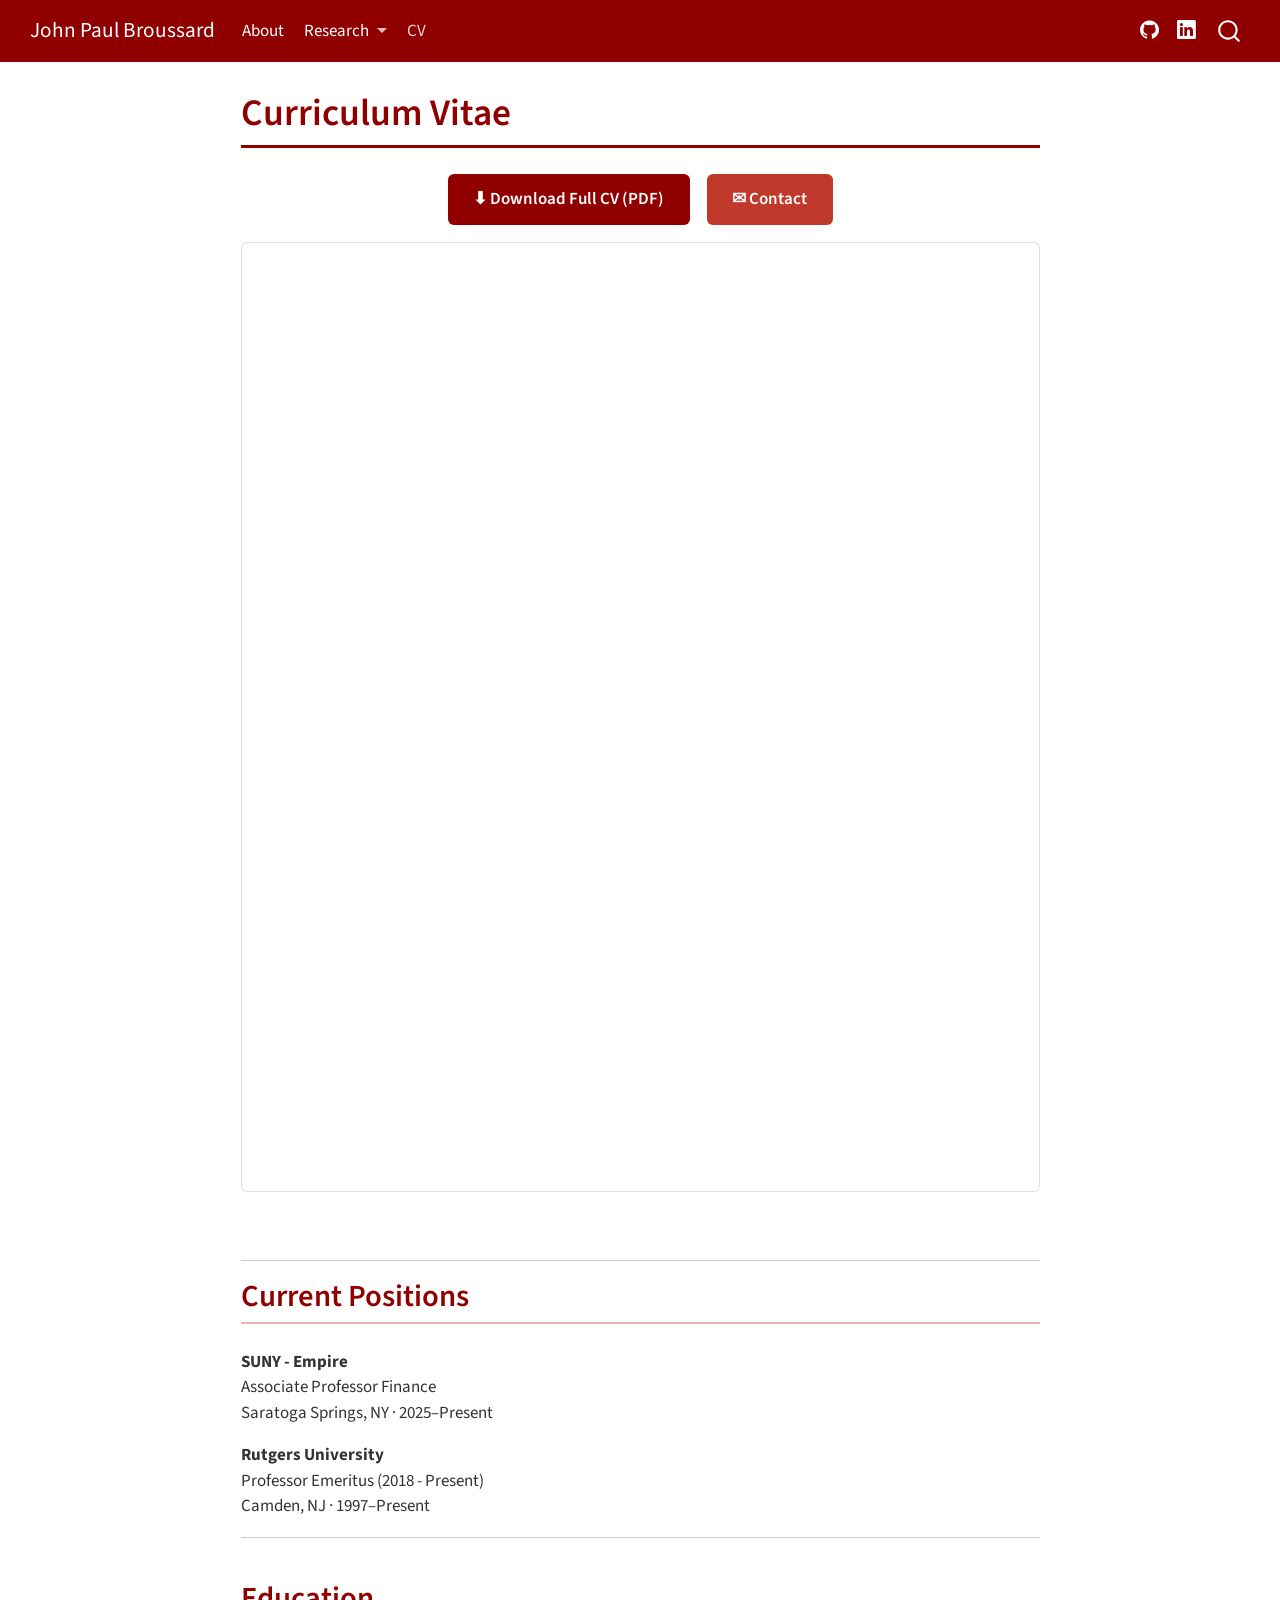
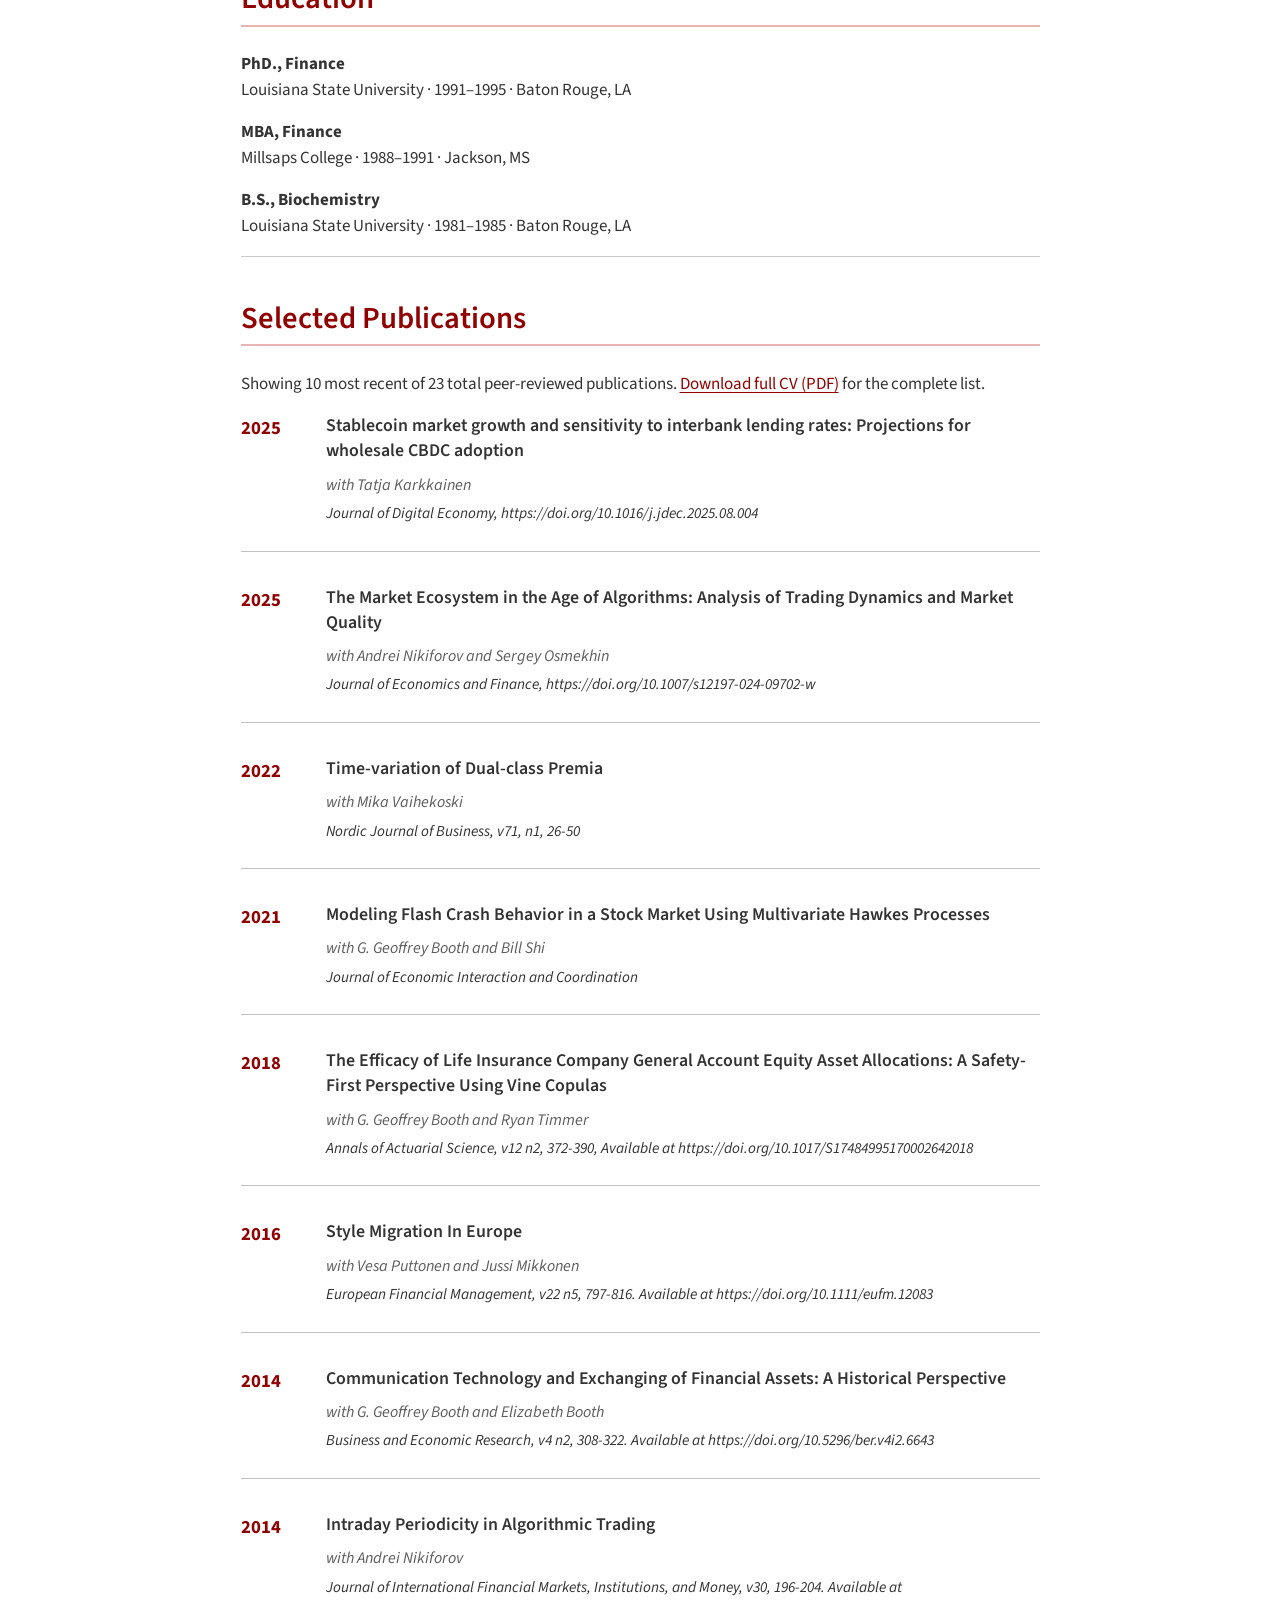
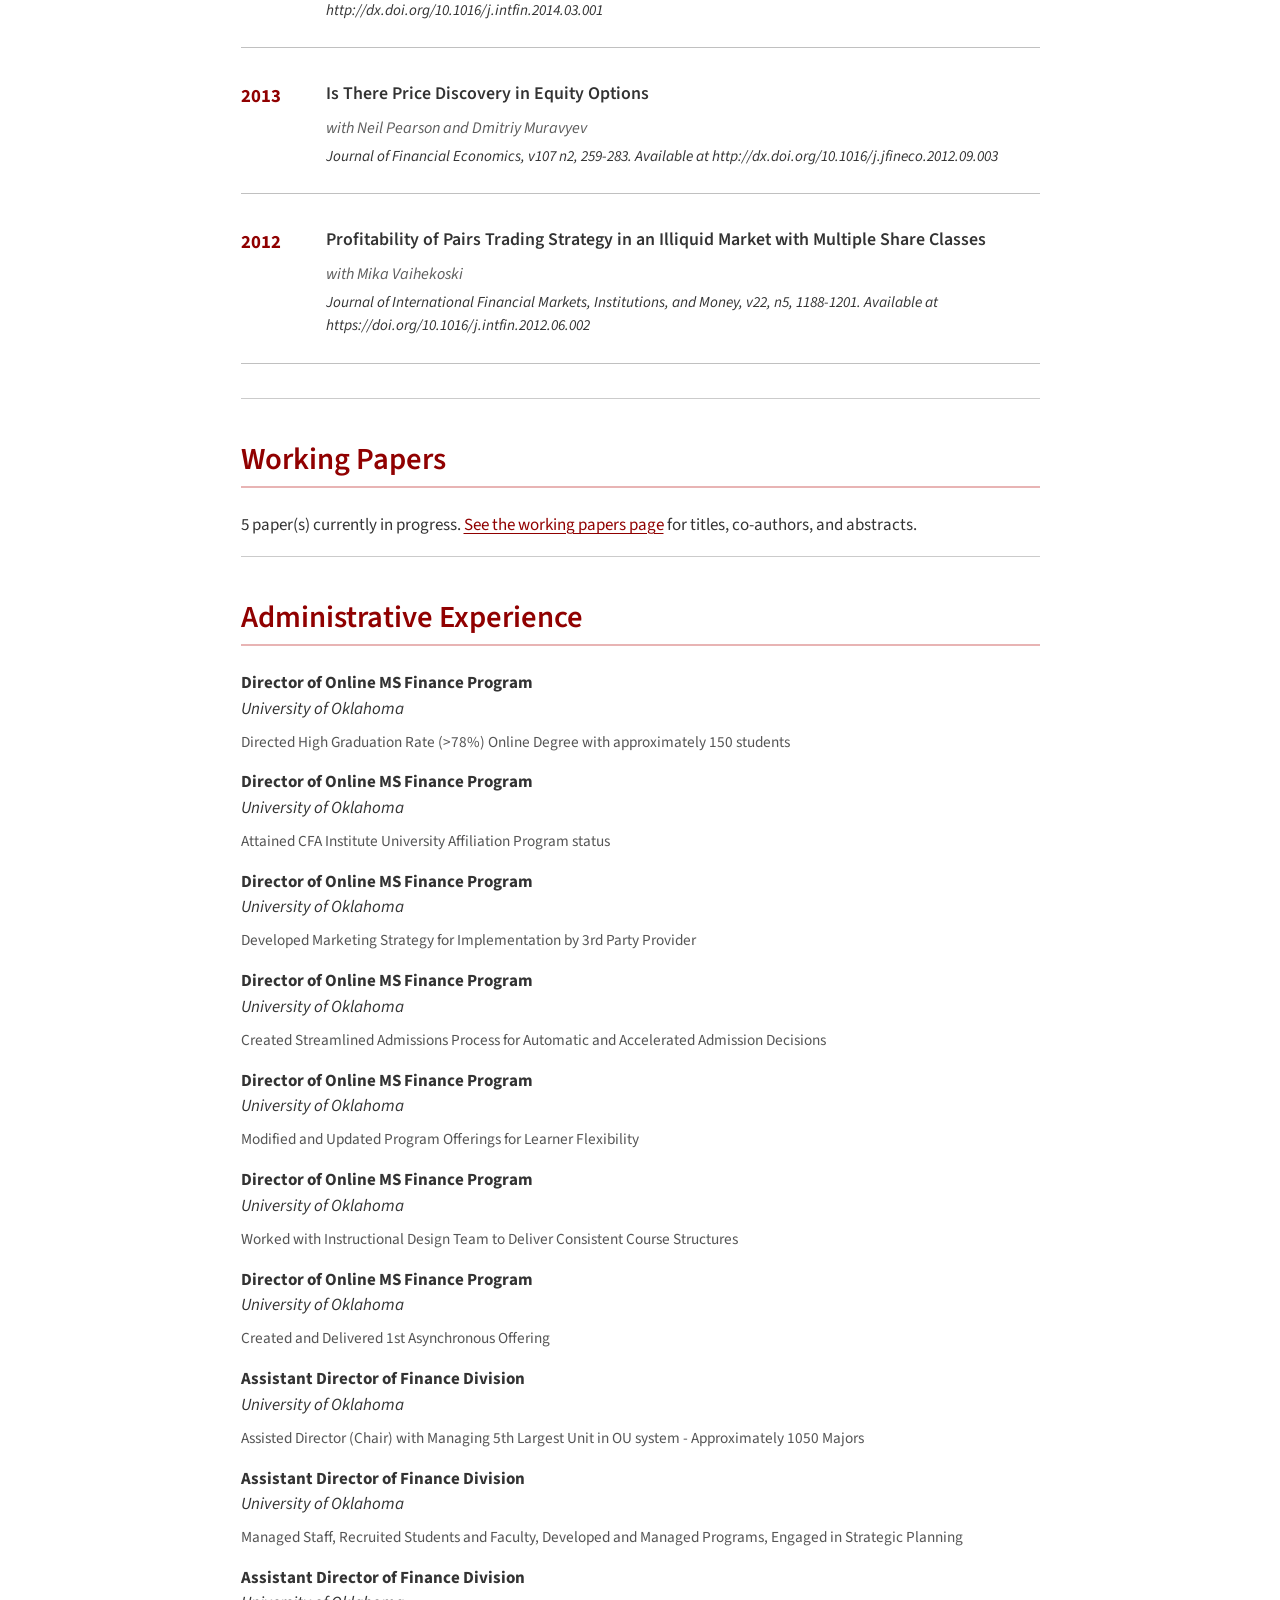
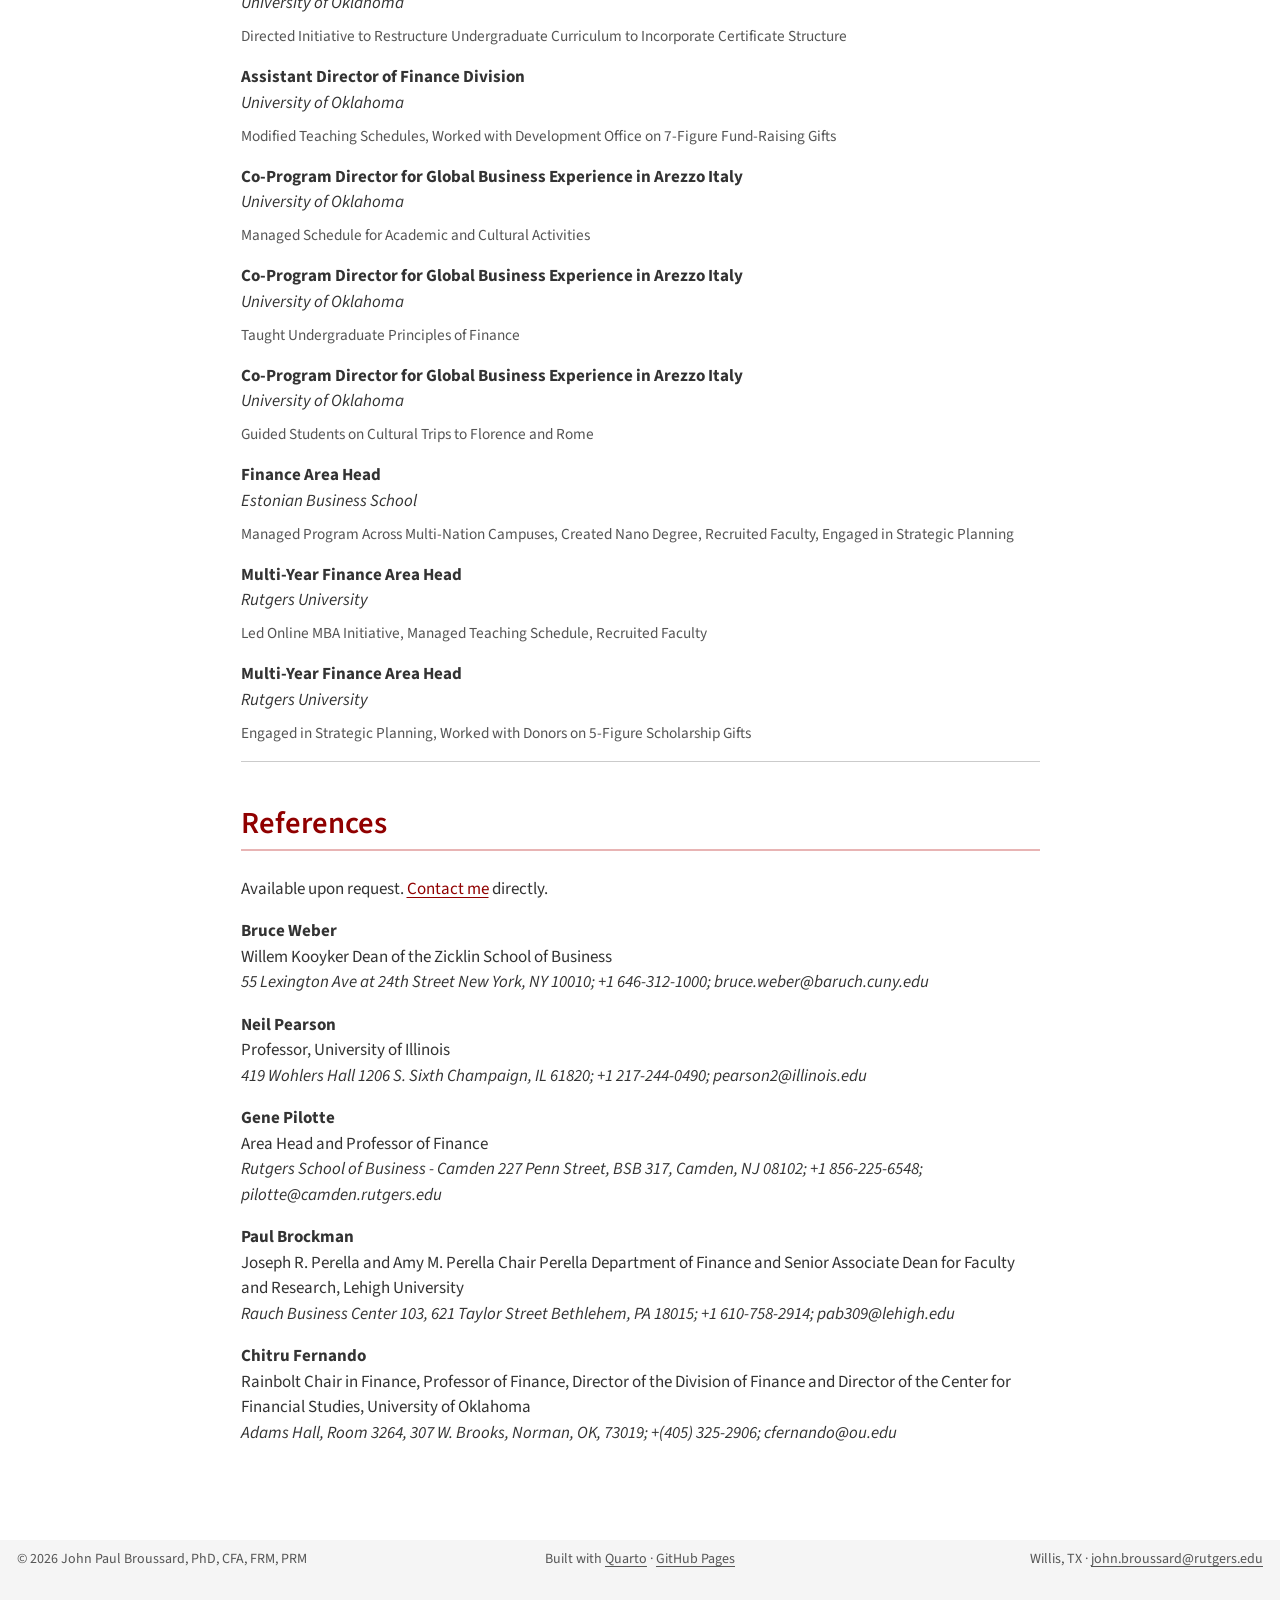
<file: cv.html>
<!DOCTYPE html>
<html xmlns="http://www.w3.org/1999/xhtml" lang="en" xml:lang="en"><head>

<meta charset="utf-8">
<meta name="generator" content="quarto-1.7.32">

<meta name="viewport" content="width=device-width, initial-scale=1.0, user-scalable=yes">


<title>Curriculum Vitae – J.P. Broussard, PhD</title>
<style>
code{white-space: pre-wrap;}
span.smallcaps{font-variant: small-caps;}
div.columns{display: flex; gap: min(4vw, 1.5em);}
div.column{flex: auto; overflow-x: auto;}
div.hanging-indent{margin-left: 1.5em; text-indent: -1.5em;}
ul.task-list{list-style: none;}
ul.task-list li input[type="checkbox"] {
  width: 0.8em;
  margin: 0 0.8em 0.2em -1em; /* quarto-specific, see https://github.com/quarto-dev/quarto-cli/issues/4556 */ 
  vertical-align: middle;
}
</style>


<script src="site_libs/quarto-nav/quarto-nav.js"></script>
<script src="site_libs/quarto-nav/headroom.min.js"></script>
<script src="site_libs/clipboard/clipboard.min.js"></script>
<script src="site_libs/quarto-search/autocomplete.umd.js"></script>
<script src="site_libs/quarto-search/fuse.min.js"></script>
<script src="site_libs/quarto-search/quarto-search.js"></script>
<meta name="quarto:offset" content="./">
<script src="site_libs/quarto-html/quarto.js" type="module"></script>
<script src="site_libs/quarto-html/tabsets/tabsets.js" type="module"></script>
<script src="site_libs/quarto-html/popper.min.js"></script>
<script src="site_libs/quarto-html/tippy.umd.min.js"></script>
<script src="site_libs/quarto-html/anchor.min.js"></script>
<link href="site_libs/quarto-html/tippy.css" rel="stylesheet">
<link href="site_libs/quarto-html/quarto-syntax-highlighting-37eea08aefeeee20ff55810ff984fec1.css" rel="stylesheet" id="quarto-text-highlighting-styles">
<script src="site_libs/bootstrap/bootstrap.min.js"></script>
<link href="site_libs/bootstrap/bootstrap-icons.css" rel="stylesheet">
<link href="site_libs/bootstrap/bootstrap-e0281ac1e2020b3fc5a706e99192a4e7.min.css" rel="stylesheet" append-hash="true" id="quarto-bootstrap" data-mode="light">
<script id="quarto-search-options" type="application/json">{
  "location": "navbar",
  "copy-button": false,
  "collapse-after": 3,
  "panel-placement": "end",
  "type": "overlay",
  "limit": 50,
  "keyboard-shortcut": [
    "f",
    "/",
    "s"
  ],
  "show-item-context": false,
  "language": {
    "search-no-results-text": "No results",
    "search-matching-documents-text": "matching documents",
    "search-copy-link-title": "Copy link to search",
    "search-hide-matches-text": "Hide additional matches",
    "search-more-match-text": "more match in this document",
    "search-more-matches-text": "more matches in this document",
    "search-clear-button-title": "Clear",
    "search-text-placeholder": "",
    "search-detached-cancel-button-title": "Cancel",
    "search-submit-button-title": "Submit",
    "search-label": "Search"
  }
}</script>


</head>

<body class="nav-fixed fullcontent quarto-light">

<div id="quarto-search-results"></div>
  <header id="quarto-header" class="headroom fixed-top">
    <nav class="navbar navbar-expand-lg " data-bs-theme="dark">
      <div class="navbar-container container-fluid">
      <div class="navbar-brand-container mx-auto">
    <a class="navbar-brand" href="./index.html">
    <span class="navbar-title">John Paul Broussard</span>
    </a>
  </div>
            <div id="quarto-search" class="" title="Search"></div>
          <button class="navbar-toggler" type="button" data-bs-toggle="collapse" data-bs-target="#navbarCollapse" aria-controls="navbarCollapse" role="menu" aria-expanded="false" aria-label="Toggle navigation" onclick="if (window.quartoToggleHeadroom) { window.quartoToggleHeadroom(); }">
  <span class="navbar-toggler-icon"></span>
</button>
          <div class="collapse navbar-collapse" id="navbarCollapse">
            <ul class="navbar-nav navbar-nav-scroll me-auto">
  <li class="nav-item">
    <a class="nav-link" href="./index.html"> 
<span class="menu-text">About</span></a>
  </li>  
  <li class="nav-item dropdown ">
    <a class="nav-link dropdown-toggle" href="#" id="nav-menu-research" role="link" data-bs-toggle="dropdown" aria-expanded="false">
 <span class="menu-text">Research</span>
    </a>
    <ul class="dropdown-menu" aria-labelledby="nav-menu-research">    
        <li>
    <a class="dropdown-item" href="./research.html">
 <span class="dropdown-text">Publications &amp; Activity</span></a>
  </li>  
        <li>
    <a class="dropdown-item" href="./papers.html">
 <span class="dropdown-text">Working Papers</span></a>
  </li>  
    </ul>
  </li>
  <li class="nav-item">
    <a class="nav-link active" href="./cv.html" aria-current="page"> 
<span class="menu-text">CV</span></a>
  </li>  
</ul>
            <ul class="navbar-nav navbar-nav-scroll ms-auto">
  <li class="nav-item compact">
    <a class="nav-link" href="https://github.com/fibrou"> <i class="bi bi-github" role="img" aria-label="GitHub">
</i> 
<span class="menu-text"></span></a>
  </li>  
  <li class="nav-item compact">
    <a class="nav-link" href="https://tinyurl.com/5bfex8hv"> <i class="bi bi-linkedin" role="img" aria-label="LinkedIn">
</i> 
<span class="menu-text"></span></a>
  </li>  
</ul>
          </div> <!-- /navcollapse -->
            <div class="quarto-navbar-tools">
</div>
      </div> <!-- /container-fluid -->
    </nav>
</header>
<!-- content -->
<div id="quarto-content" class="quarto-container page-columns page-rows-contents page-layout-article page-navbar">
<!-- sidebar -->
<!-- margin-sidebar -->
    
<!-- main -->
<main class="content" id="quarto-document-content">

<header id="title-block-header" class="quarto-title-block default">
<div class="quarto-title">
<h1 class="title">Curriculum Vitae</h1>
</div>



<div class="quarto-title-meta">

    
  
    
  </div>
  


</header>


<div class="download-buttons" style="margin: 1.5rem 0 1rem 0;">
  <a href="jpbDataDrivenCV.pdf" class="download-btn pdf" download="">
    ⬇ Download Full CV (PDF)
  </a>
  <a href="mailto:john.broussard@rutgers.edu" class="download-btn papers">
    ✉ Contact
  </a>
</div>

<div style="margin: 1rem 0 2.5rem 0;">
  <iframe src="jpbDataDrivenCV.pdf" width="100%" height="950px" style="border:1px solid #ddd;border-radius:6px;" title="John Paul Broussard CV">
    <p>PDF preview not supported in this browser.
    <a href="jpbDataDrivenCV.pdf">Download the CV instead.</a></p>
  </iframe>
</div>
<hr>
<section id="current-positions" class="level2">
<h2 class="anchored" data-anchor-id="current-positions">Current Positions</h2>
<p><strong>SUNY - Empire</strong><br>
Associate Professor Finance<br>
Saratoga Springs, NY · 2025–Present</p>
<p><strong>Rutgers University</strong><br>
Professor Emeritus (2018 - Present)<br>
Camden, NJ · 1997–Present</p>
<hr>
</section>
<section id="education" class="level2">
<h2 class="anchored" data-anchor-id="education">Education</h2>
<p><strong>PhD., Finance</strong><br>
Louisiana State University · 1991–1995 · Baton Rouge, LA</p>
<p><strong>MBA, Finance</strong><br>
Millsaps College · 1988–1991 · Jackson, MS</p>
<p><strong>B.S., Biochemistry</strong><br>
Louisiana State University · 1981–1985 · Baton Rouge, LA</p>
<hr>
</section>
<section id="selected-publications" class="level2">
<h2 class="anchored" data-anchor-id="selected-publications">Selected Publications</h2>
<p>Showing 10 most recent of 23 total peer-reviewed publications. <a href="jpbDataDrivenCV.pdf">Download full CV (PDF)</a> for the complete list.</p>
<div class="publication-item">
<div class="pub-year">
2025
</div>
<div class="pub-content">
<div class="pub-title">
Stablecoin market growth and sensitivity to interbank lending rates: Projections for wholesale CBDC adoption
</div>
<div class="pub-authors">
with Tatja Karkkainen
</div>
<div class="pub-venue">
<em>Journal of Digital Economy, https://doi.org/10.1016/j.jdec.2025.08.004</em>
</div>
</div>
</div>
<div class="publication-item">
<div class="pub-year">
2025
</div>
<div class="pub-content">
<div class="pub-title">
The Market Ecosystem in the Age of Algorithms: Analysis of Trading Dynamics and Market Quality
</div>
<div class="pub-authors">
with Andrei Nikiforov and Sergey Osmekhin
</div>
<div class="pub-venue">
<em>Journal of Economics and Finance, https://doi.org/10.1007/s12197-024-09702-w</em>
</div>
</div>
</div>
<div class="publication-item">
<div class="pub-year">
2022
</div>
<div class="pub-content">
<div class="pub-title">
Time-variation of Dual-class Premia
</div>
<div class="pub-authors">
with Mika Vaihekoski
</div>
<div class="pub-venue">
<em>Nordic Journal of Business, v71, n1, 26-50</em>
</div>
</div>
</div>
<div class="publication-item">
<div class="pub-year">
2021
</div>
<div class="pub-content">
<div class="pub-title">
Modeling Flash Crash Behavior in a Stock Market Using Multivariate Hawkes Processes
</div>
<div class="pub-authors">
with G. Geoffrey Booth and Bill Shi
</div>
<div class="pub-venue">
<em>Journal of Economic Interaction and Coordination</em>
</div>
</div>
</div>
<div class="publication-item">
<div class="pub-year">
2018
</div>
<div class="pub-content">
<div class="pub-title">
The Efficacy of Life Insurance Company General Account Equity Asset Allocations: A Safety-First Perspective Using Vine Copulas
</div>
<div class="pub-authors">
with G. Geoffrey Booth and Ryan Timmer
</div>
<div class="pub-venue">
<em>Annals of Actuarial Science, v12 n2, 372-390, Available at https://doi.org/10.1017/S17484995170002642018</em>
</div>
</div>
</div>
<div class="publication-item">
<div class="pub-year">
2016
</div>
<div class="pub-content">
<div class="pub-title">
Style Migration In Europe
</div>
<div class="pub-authors">
with Vesa Puttonen and Jussi Mikkonen
</div>
<div class="pub-venue">
<em>European Financial Management, v22 n5, 797-816. Available at https://doi.org/10.1111/eufm.12083</em>
</div>
</div>
</div>
<div class="publication-item">
<div class="pub-year">
2014
</div>
<div class="pub-content">
<div class="pub-title">
Communication Technology and Exchanging of Financial Assets: A Historical Perspective
</div>
<div class="pub-authors">
with G. Geoffrey Booth and Elizabeth Booth
</div>
<div class="pub-venue">
<em>Business and Economic Research, v4 n2, 308-322. Available at https://doi.org/10.5296/ber.v4i2.6643</em>
</div>
</div>
</div>
<div class="publication-item">
<div class="pub-year">
2014
</div>
<div class="pub-content">
<div class="pub-title">
Intraday Periodicity in Algorithmic Trading
</div>
<div class="pub-authors">
with Andrei Nikiforov
</div>
<div class="pub-venue">
<em>Journal of International Financial Markets, Institutions, and Money, v30, 196-204. Available at http://dx.doi.org/10.1016/j.intfin.2014.03.001</em>
</div>
</div>
</div>
<div class="publication-item">
<div class="pub-year">
2013
</div>
<div class="pub-content">
<div class="pub-title">
Is There Price Discovery in Equity Options
</div>
<div class="pub-authors">
with Neil Pearson and Dmitriy Muravyev
</div>
<div class="pub-venue">
<em>Journal of Financial Economics, v107 n2, 259-283. Available at http://dx.doi.org/10.1016/j.jfineco.2012.09.003</em>
</div>
</div>
</div>
<div class="publication-item">
<div class="pub-year">
2012
</div>
<div class="pub-content">
<div class="pub-title">
Profitability of Pairs Trading Strategy in an Illiquid Market with Multiple Share Classes
</div>
<div class="pub-authors">
with Mika Vaihekoski
</div>
<div class="pub-venue">
<em>Journal of International Financial Markets, Institutions, and Money, v22, n5, 1188-1201. Available at https://doi.org/10.1016/j.intfin.2012.06.002</em>
</div>
</div>
</div>
<hr>
</section>
<section id="working-papers" class="level2">
<h2 class="anchored" data-anchor-id="working-papers">Working Papers</h2>
<p>5 paper(s) currently in progress. <a href="./papers.html">See the working papers page</a> for titles, co-authors, and abstracts.</p>
<hr>
</section>
<section id="administrative-experience" class="level2">
<h2 class="anchored" data-anchor-id="administrative-experience">Administrative Experience</h2>
<p><strong>Director of Online MS Finance Program</strong><br>
<em>University of Oklahoma</em></p>
<div style="font-size:0.9rem;color:#555;margin:-0.5rem 0 1rem 0;">
Directed High Graduation Rate (&gt;78%) Online Degree with approximately 150 students
</div>
<p><strong>Director of Online MS Finance Program</strong><br>
<em>University of Oklahoma</em></p>
<div style="font-size:0.9rem;color:#555;margin:-0.5rem 0 1rem 0;">
Attained CFA Institute University Affiliation Program status
</div>
<p><strong>Director of Online MS Finance Program</strong><br>
<em>University of Oklahoma</em></p>
<div style="font-size:0.9rem;color:#555;margin:-0.5rem 0 1rem 0;">
Developed Marketing Strategy for Implementation by 3rd Party Provider
</div>
<p><strong>Director of Online MS Finance Program</strong><br>
<em>University of Oklahoma</em></p>
<div style="font-size:0.9rem;color:#555;margin:-0.5rem 0 1rem 0;">
Created Streamlined Admissions Process for Automatic and Accelerated Admission Decisions
</div>
<p><strong>Director of Online MS Finance Program</strong><br>
<em>University of Oklahoma</em></p>
<div style="font-size:0.9rem;color:#555;margin:-0.5rem 0 1rem 0;">
Modified and Updated Program Offerings for Learner Flexibility
</div>
<p><strong>Director of Online MS Finance Program</strong><br>
<em>University of Oklahoma</em></p>
<div style="font-size:0.9rem;color:#555;margin:-0.5rem 0 1rem 0;">
Worked with Instructional Design Team to Deliver Consistent Course Structures
</div>
<p><strong>Director of Online MS Finance Program</strong><br>
<em>University of Oklahoma</em></p>
<div style="font-size:0.9rem;color:#555;margin:-0.5rem 0 1rem 0;">
Created and Delivered 1st Asynchronous Offering
</div>
<p><strong>Assistant Director of Finance Division</strong><br>
<em>University of Oklahoma</em></p>
<div style="font-size:0.9rem;color:#555;margin:-0.5rem 0 1rem 0;">
Assisted Director (Chair) with Managing 5th Largest Unit in OU system - Approximately 1050 Majors
</div>
<p><strong>Assistant Director of Finance Division</strong><br>
<em>University of Oklahoma</em></p>
<div style="font-size:0.9rem;color:#555;margin:-0.5rem 0 1rem 0;">
Managed Staff, Recruited Students and Faculty, Developed and Managed Programs, Engaged in Strategic Planning
</div>
<p><strong>Assistant Director of Finance Division</strong><br>
<em>University of Oklahoma</em></p>
<div style="font-size:0.9rem;color:#555;margin:-0.5rem 0 1rem 0;">
Directed Initiative to Restructure Undergraduate Curriculum to Incorporate Certificate Structure
</div>
<p><strong>Assistant Director of Finance Division</strong><br>
<em>University of Oklahoma</em></p>
<div style="font-size:0.9rem;color:#555;margin:-0.5rem 0 1rem 0;">
Modified Teaching Schedules, Worked with Development Office on 7-Figure Fund-Raising Gifts
</div>
<p><strong>Co-Program Director for Global Business Experience in Arezzo Italy</strong><br>
<em>University of Oklahoma</em></p>
<div style="font-size:0.9rem;color:#555;margin:-0.5rem 0 1rem 0;">
Managed Schedule for Academic and Cultural Activities
</div>
<p><strong>Co-Program Director for Global Business Experience in Arezzo Italy</strong><br>
<em>University of Oklahoma</em></p>
<div style="font-size:0.9rem;color:#555;margin:-0.5rem 0 1rem 0;">
Taught Undergraduate Principles of Finance
</div>
<p><strong>Co-Program Director for Global Business Experience in Arezzo Italy</strong><br>
<em>University of Oklahoma</em></p>
<div style="font-size:0.9rem;color:#555;margin:-0.5rem 0 1rem 0;">
Guided Students on Cultural Trips to Florence and Rome
</div>
<p><strong>Finance Area Head</strong><br>
<em>Estonian Business School</em></p>
<div style="font-size:0.9rem;color:#555;margin:-0.5rem 0 1rem 0;">
Managed Program Across Multi-Nation Campuses, Created Nano Degree, Recruited Faculty, Engaged in Strategic Planning
</div>
<p><strong>Multi-Year Finance Area Head</strong><br>
<em>Rutgers University</em></p>
<div style="font-size:0.9rem;color:#555;margin:-0.5rem 0 1rem 0;">
Led Online MBA Initiative, Managed Teaching Schedule, Recruited Faculty
</div>
<p><strong>Multi-Year Finance Area Head</strong><br>
<em>Rutgers University</em></p>
<div style="font-size:0.9rem;color:#555;margin:-0.5rem 0 1rem 0;">
Engaged in Strategic Planning, Worked with Donors on 5-Figure Scholarship Gifts
</div>
<hr>
</section>
<section id="references" class="level2">
<h2 class="anchored" data-anchor-id="references">References</h2>
<p>Available upon request. <a href="mailto:john.broussard@rutgers.edu">Contact me</a> directly.</p>
<p><strong>Bruce Weber</strong><br>
Willem Kooyker Dean of the Zicklin School of Business<br>
<em>55 Lexington Ave at 24th Street New York, NY 10010; +1 646-312-1000; bruce.weber@baruch.cuny.edu</em></p>
<p><strong>Neil Pearson</strong><br>
Professor, University of Illinois<br>
<em>419 Wohlers Hall 1206 S. Sixth Champaign, IL 61820; +1 217-244-0490; pearson2@illinois.edu</em></p>
<p><strong>Gene Pilotte</strong><br>
Area Head and Professor of Finance<br>
<em>Rutgers School of Business - Camden 227 Penn Street, BSB 317, Camden, NJ 08102; +1 856-225-6548; pilotte@camden.rutgers.edu</em></p>
<p><strong>Paul Brockman</strong><br>
Joseph R. Perella and Amy M. Perella Chair Perella Department of Finance and Senior Associate Dean for Faculty and Research, Lehigh University<br>
<em>Rauch Business Center 103, 621 Taylor Street Bethlehem, PA 18015; +1 610-758-2914; pab309@lehigh.edu</em></p>
<p><strong>Chitru Fernando</strong><br>
Rainbolt Chair in Finance, Professor of Finance, Director of the Division of Finance and Director of the Center for Financial Studies, University of Oklahoma<br>
<em>Adams Hall, Room 3264, 307 W. Brooks, Norman, OK, 73019; +(405) 325-2906; cfernando@ou.edu</em></p>


</section>

</main> <!-- /main -->
<script id="quarto-html-after-body" type="application/javascript">
  window.document.addEventListener("DOMContentLoaded", function (event) {
    const icon = "";
    const anchorJS = new window.AnchorJS();
    anchorJS.options = {
      placement: 'right',
      icon: icon
    };
    anchorJS.add('.anchored');
    const isCodeAnnotation = (el) => {
      for (const clz of el.classList) {
        if (clz.startsWith('code-annotation-')) {                     
          return true;
        }
      }
      return false;
    }
    const onCopySuccess = function(e) {
      // button target
      const button = e.trigger;
      // don't keep focus
      button.blur();
      // flash "checked"
      button.classList.add('code-copy-button-checked');
      var currentTitle = button.getAttribute("title");
      button.setAttribute("title", "Copied!");
      let tooltip;
      if (window.bootstrap) {
        button.setAttribute("data-bs-toggle", "tooltip");
        button.setAttribute("data-bs-placement", "left");
        button.setAttribute("data-bs-title", "Copied!");
        tooltip = new bootstrap.Tooltip(button, 
          { trigger: "manual", 
            customClass: "code-copy-button-tooltip",
            offset: [0, -8]});
        tooltip.show();    
      }
      setTimeout(function() {
        if (tooltip) {
          tooltip.hide();
          button.removeAttribute("data-bs-title");
          button.removeAttribute("data-bs-toggle");
          button.removeAttribute("data-bs-placement");
        }
        button.setAttribute("title", currentTitle);
        button.classList.remove('code-copy-button-checked');
      }, 1000);
      // clear code selection
      e.clearSelection();
    }
    const getTextToCopy = function(trigger) {
        const codeEl = trigger.previousElementSibling.cloneNode(true);
        for (const childEl of codeEl.children) {
          if (isCodeAnnotation(childEl)) {
            childEl.remove();
          }
        }
        return codeEl.innerText;
    }
    const clipboard = new window.ClipboardJS('.code-copy-button:not([data-in-quarto-modal])', {
      text: getTextToCopy
    });
    clipboard.on('success', onCopySuccess);
    if (window.document.getElementById('quarto-embedded-source-code-modal')) {
      const clipboardModal = new window.ClipboardJS('.code-copy-button[data-in-quarto-modal]', {
        text: getTextToCopy,
        container: window.document.getElementById('quarto-embedded-source-code-modal')
      });
      clipboardModal.on('success', onCopySuccess);
    }
      var localhostRegex = new RegExp(/^(?:http|https):\/\/localhost\:?[0-9]*\//);
      var mailtoRegex = new RegExp(/^mailto:/);
        var filterRegex = new RegExp("https:\/\/fibrou\.github\.io\/JPBs-CV\/");
      var isInternal = (href) => {
          return filterRegex.test(href) || localhostRegex.test(href) || mailtoRegex.test(href);
      }
      // Inspect non-navigation links and adorn them if external
     var links = window.document.querySelectorAll('a[href]:not(.nav-link):not(.navbar-brand):not(.toc-action):not(.sidebar-link):not(.sidebar-item-toggle):not(.pagination-link):not(.no-external):not([aria-hidden]):not(.dropdown-item):not(.quarto-navigation-tool):not(.about-link)');
      for (var i=0; i<links.length; i++) {
        const link = links[i];
        if (!isInternal(link.href)) {
          // undo the damage that might have been done by quarto-nav.js in the case of
          // links that we want to consider external
          if (link.dataset.originalHref !== undefined) {
            link.href = link.dataset.originalHref;
          }
            // target, if specified
            link.setAttribute("target", "_blank");
            if (link.getAttribute("rel") === null) {
              link.setAttribute("rel", "noopener");
            }
        }
      }
    function tippyHover(el, contentFn, onTriggerFn, onUntriggerFn) {
      const config = {
        allowHTML: true,
        maxWidth: 500,
        delay: 100,
        arrow: false,
        appendTo: function(el) {
            return el.parentElement;
        },
        interactive: true,
        interactiveBorder: 10,
        theme: 'quarto',
        placement: 'bottom-start',
      };
      if (contentFn) {
        config.content = contentFn;
      }
      if (onTriggerFn) {
        config.onTrigger = onTriggerFn;
      }
      if (onUntriggerFn) {
        config.onUntrigger = onUntriggerFn;
      }
      window.tippy(el, config); 
    }
    const noterefs = window.document.querySelectorAll('a[role="doc-noteref"]');
    for (var i=0; i<noterefs.length; i++) {
      const ref = noterefs[i];
      tippyHover(ref, function() {
        // use id or data attribute instead here
        let href = ref.getAttribute('data-footnote-href') || ref.getAttribute('href');
        try { href = new URL(href).hash; } catch {}
        const id = href.replace(/^#\/?/, "");
        const note = window.document.getElementById(id);
        if (note) {
          return note.innerHTML;
        } else {
          return "";
        }
      });
    }
    const xrefs = window.document.querySelectorAll('a.quarto-xref');
    const processXRef = (id, note) => {
      // Strip column container classes
      const stripColumnClz = (el) => {
        el.classList.remove("page-full", "page-columns");
        if (el.children) {
          for (const child of el.children) {
            stripColumnClz(child);
          }
        }
      }
      stripColumnClz(note)
      if (id === null || id.startsWith('sec-')) {
        // Special case sections, only their first couple elements
        const container = document.createElement("div");
        if (note.children && note.children.length > 2) {
          container.appendChild(note.children[0].cloneNode(true));
          for (let i = 1; i < note.children.length; i++) {
            const child = note.children[i];
            if (child.tagName === "P" && child.innerText === "") {
              continue;
            } else {
              container.appendChild(child.cloneNode(true));
              break;
            }
          }
          if (window.Quarto?.typesetMath) {
            window.Quarto.typesetMath(container);
          }
          return container.innerHTML
        } else {
          if (window.Quarto?.typesetMath) {
            window.Quarto.typesetMath(note);
          }
          return note.innerHTML;
        }
      } else {
        // Remove any anchor links if they are present
        const anchorLink = note.querySelector('a.anchorjs-link');
        if (anchorLink) {
          anchorLink.remove();
        }
        if (window.Quarto?.typesetMath) {
          window.Quarto.typesetMath(note);
        }
        if (note.classList.contains("callout")) {
          return note.outerHTML;
        } else {
          return note.innerHTML;
        }
      }
    }
    for (var i=0; i<xrefs.length; i++) {
      const xref = xrefs[i];
      tippyHover(xref, undefined, function(instance) {
        instance.disable();
        let url = xref.getAttribute('href');
        let hash = undefined; 
        if (url.startsWith('#')) {
          hash = url;
        } else {
          try { hash = new URL(url).hash; } catch {}
        }
        if (hash) {
          const id = hash.replace(/^#\/?/, "");
          const note = window.document.getElementById(id);
          if (note !== null) {
            try {
              const html = processXRef(id, note.cloneNode(true));
              instance.setContent(html);
            } finally {
              instance.enable();
              instance.show();
            }
          } else {
            // See if we can fetch this
            fetch(url.split('#')[0])
            .then(res => res.text())
            .then(html => {
              const parser = new DOMParser();
              const htmlDoc = parser.parseFromString(html, "text/html");
              const note = htmlDoc.getElementById(id);
              if (note !== null) {
                const html = processXRef(id, note);
                instance.setContent(html);
              } 
            }).finally(() => {
              instance.enable();
              instance.show();
            });
          }
        } else {
          // See if we can fetch a full url (with no hash to target)
          // This is a special case and we should probably do some content thinning / targeting
          fetch(url)
          .then(res => res.text())
          .then(html => {
            const parser = new DOMParser();
            const htmlDoc = parser.parseFromString(html, "text/html");
            const note = htmlDoc.querySelector('main.content');
            if (note !== null) {
              // This should only happen for chapter cross references
              // (since there is no id in the URL)
              // remove the first header
              if (note.children.length > 0 && note.children[0].tagName === "HEADER") {
                note.children[0].remove();
              }
              const html = processXRef(null, note);
              instance.setContent(html);
            } 
          }).finally(() => {
            instance.enable();
            instance.show();
          });
        }
      }, function(instance) {
      });
    }
        let selectedAnnoteEl;
        const selectorForAnnotation = ( cell, annotation) => {
          let cellAttr = 'data-code-cell="' + cell + '"';
          let lineAttr = 'data-code-annotation="' +  annotation + '"';
          const selector = 'span[' + cellAttr + '][' + lineAttr + ']';
          return selector;
        }
        const selectCodeLines = (annoteEl) => {
          const doc = window.document;
          const targetCell = annoteEl.getAttribute("data-target-cell");
          const targetAnnotation = annoteEl.getAttribute("data-target-annotation");
          const annoteSpan = window.document.querySelector(selectorForAnnotation(targetCell, targetAnnotation));
          const lines = annoteSpan.getAttribute("data-code-lines").split(",");
          const lineIds = lines.map((line) => {
            return targetCell + "-" + line;
          })
          let top = null;
          let height = null;
          let parent = null;
          if (lineIds.length > 0) {
              //compute the position of the single el (top and bottom and make a div)
              const el = window.document.getElementById(lineIds[0]);
              top = el.offsetTop;
              height = el.offsetHeight;
              parent = el.parentElement.parentElement;
            if (lineIds.length > 1) {
              const lastEl = window.document.getElementById(lineIds[lineIds.length - 1]);
              const bottom = lastEl.offsetTop + lastEl.offsetHeight;
              height = bottom - top;
            }
            if (top !== null && height !== null && parent !== null) {
              // cook up a div (if necessary) and position it 
              let div = window.document.getElementById("code-annotation-line-highlight");
              if (div === null) {
                div = window.document.createElement("div");
                div.setAttribute("id", "code-annotation-line-highlight");
                div.style.position = 'absolute';
                parent.appendChild(div);
              }
              div.style.top = top - 2 + "px";
              div.style.height = height + 4 + "px";
              div.style.left = 0;
              let gutterDiv = window.document.getElementById("code-annotation-line-highlight-gutter");
              if (gutterDiv === null) {
                gutterDiv = window.document.createElement("div");
                gutterDiv.setAttribute("id", "code-annotation-line-highlight-gutter");
                gutterDiv.style.position = 'absolute';
                const codeCell = window.document.getElementById(targetCell);
                const gutter = codeCell.querySelector('.code-annotation-gutter');
                gutter.appendChild(gutterDiv);
              }
              gutterDiv.style.top = top - 2 + "px";
              gutterDiv.style.height = height + 4 + "px";
            }
            selectedAnnoteEl = annoteEl;
          }
        };
        const unselectCodeLines = () => {
          const elementsIds = ["code-annotation-line-highlight", "code-annotation-line-highlight-gutter"];
          elementsIds.forEach((elId) => {
            const div = window.document.getElementById(elId);
            if (div) {
              div.remove();
            }
          });
          selectedAnnoteEl = undefined;
        };
          // Handle positioning of the toggle
      window.addEventListener(
        "resize",
        throttle(() => {
          elRect = undefined;
          if (selectedAnnoteEl) {
            selectCodeLines(selectedAnnoteEl);
          }
        }, 10)
      );
      function throttle(fn, ms) {
      let throttle = false;
      let timer;
        return (...args) => {
          if(!throttle) { // first call gets through
              fn.apply(this, args);
              throttle = true;
          } else { // all the others get throttled
              if(timer) clearTimeout(timer); // cancel #2
              timer = setTimeout(() => {
                fn.apply(this, args);
                timer = throttle = false;
              }, ms);
          }
        };
      }
        // Attach click handler to the DT
        const annoteDls = window.document.querySelectorAll('dt[data-target-cell]');
        for (const annoteDlNode of annoteDls) {
          annoteDlNode.addEventListener('click', (event) => {
            const clickedEl = event.target;
            if (clickedEl !== selectedAnnoteEl) {
              unselectCodeLines();
              const activeEl = window.document.querySelector('dt[data-target-cell].code-annotation-active');
              if (activeEl) {
                activeEl.classList.remove('code-annotation-active');
              }
              selectCodeLines(clickedEl);
              clickedEl.classList.add('code-annotation-active');
            } else {
              // Unselect the line
              unselectCodeLines();
              clickedEl.classList.remove('code-annotation-active');
            }
          });
        }
    const findCites = (el) => {
      const parentEl = el.parentElement;
      if (parentEl) {
        const cites = parentEl.dataset.cites;
        if (cites) {
          return {
            el,
            cites: cites.split(' ')
          };
        } else {
          return findCites(el.parentElement)
        }
      } else {
        return undefined;
      }
    };
    var bibliorefs = window.document.querySelectorAll('a[role="doc-biblioref"]');
    for (var i=0; i<bibliorefs.length; i++) {
      const ref = bibliorefs[i];
      const citeInfo = findCites(ref);
      if (citeInfo) {
        tippyHover(citeInfo.el, function() {
          var popup = window.document.createElement('div');
          citeInfo.cites.forEach(function(cite) {
            var citeDiv = window.document.createElement('div');
            citeDiv.classList.add('hanging-indent');
            citeDiv.classList.add('csl-entry');
            var biblioDiv = window.document.getElementById('ref-' + cite);
            if (biblioDiv) {
              citeDiv.innerHTML = biblioDiv.innerHTML;
            }
            popup.appendChild(citeDiv);
          });
          return popup.innerHTML;
        });
      }
    }
  });
  </script>
</div> <!-- /content -->
<footer class="footer">
  <div class="nav-footer">
    <div class="nav-footer-left">
<p>© 2026 John Paul Broussard, PhD, CFA, FRM, PRM</p>
</div>   
    <div class="nav-footer-center">
<p>Built with <a href="https://quarto.org">Quarto</a> · <a href="https://pages.github.com">GitHub Pages</a></p>
</div>
    <div class="nav-footer-right">
<p>Willis, TX · <a href="mailto:john.broussard@rutgers.edu">john.broussard@rutgers.edu</a></p>
</div>
  </div>
</footer>




</body></html>
</file>
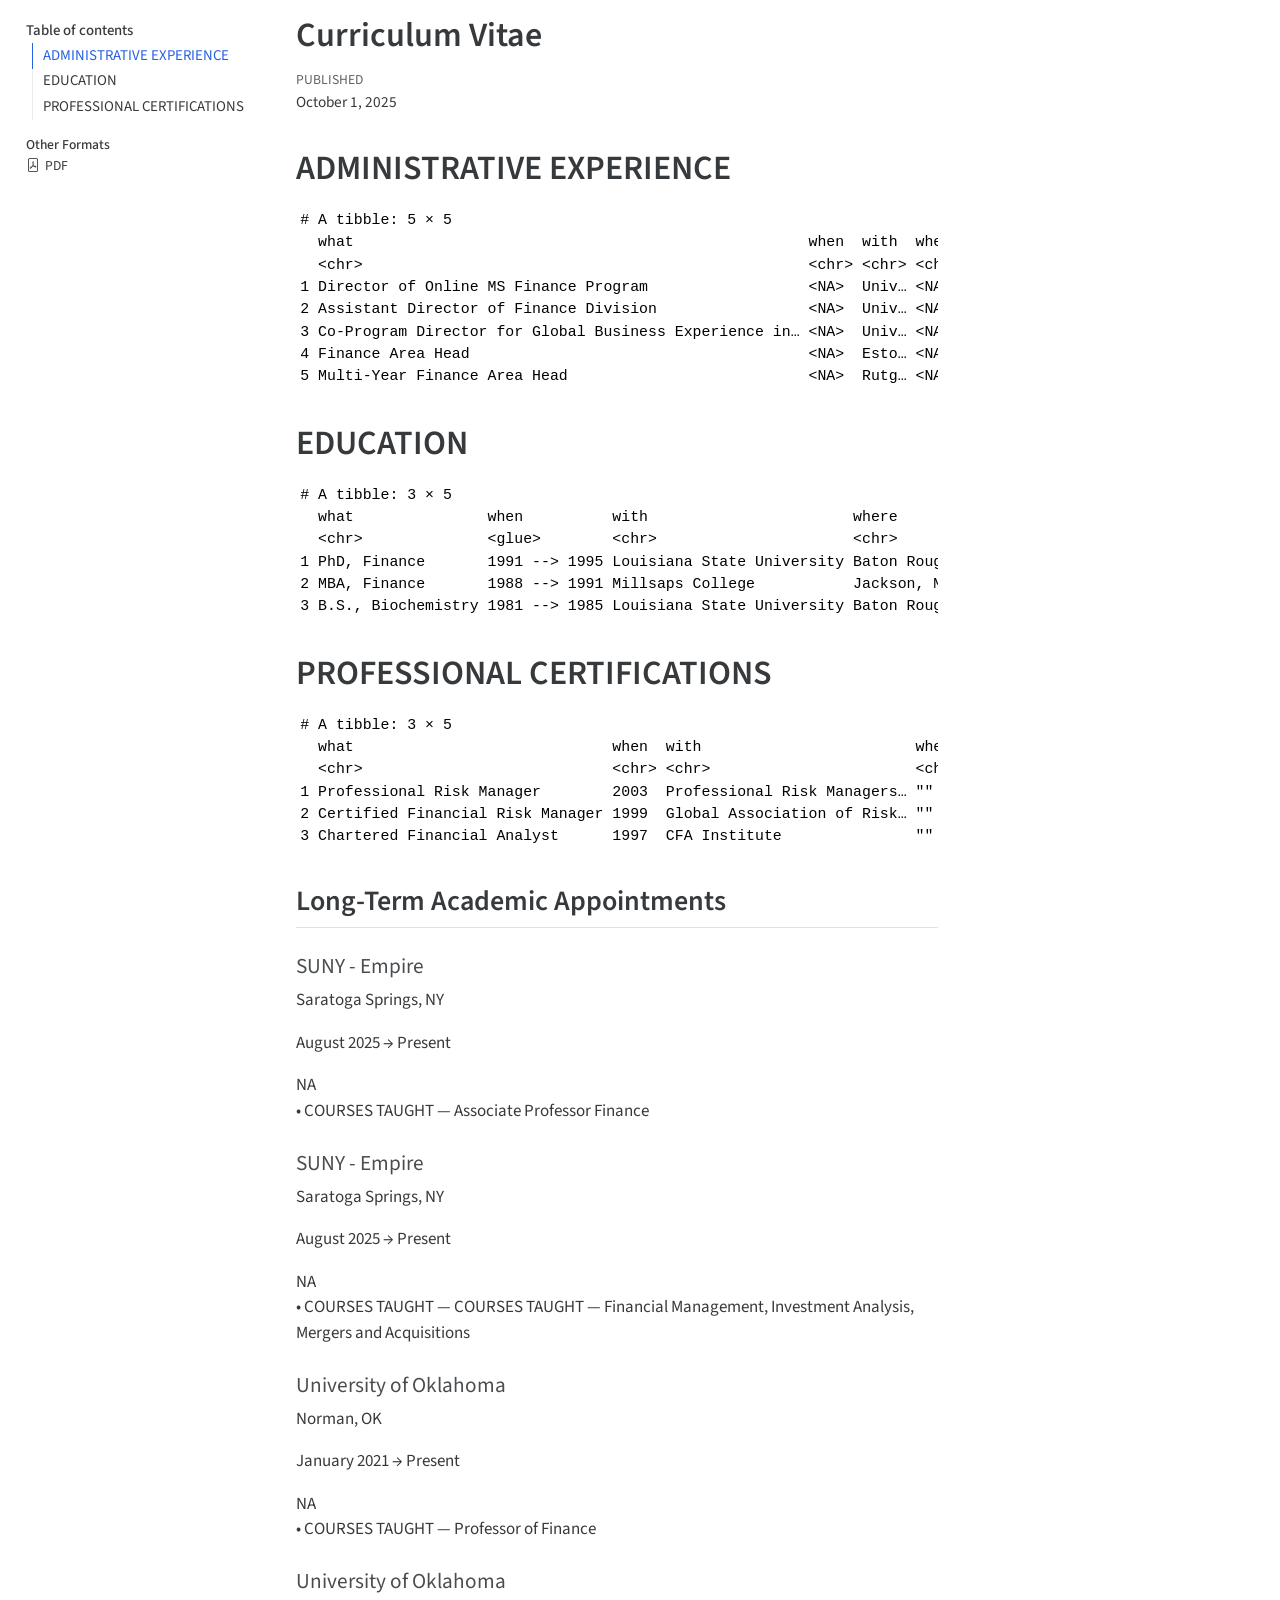
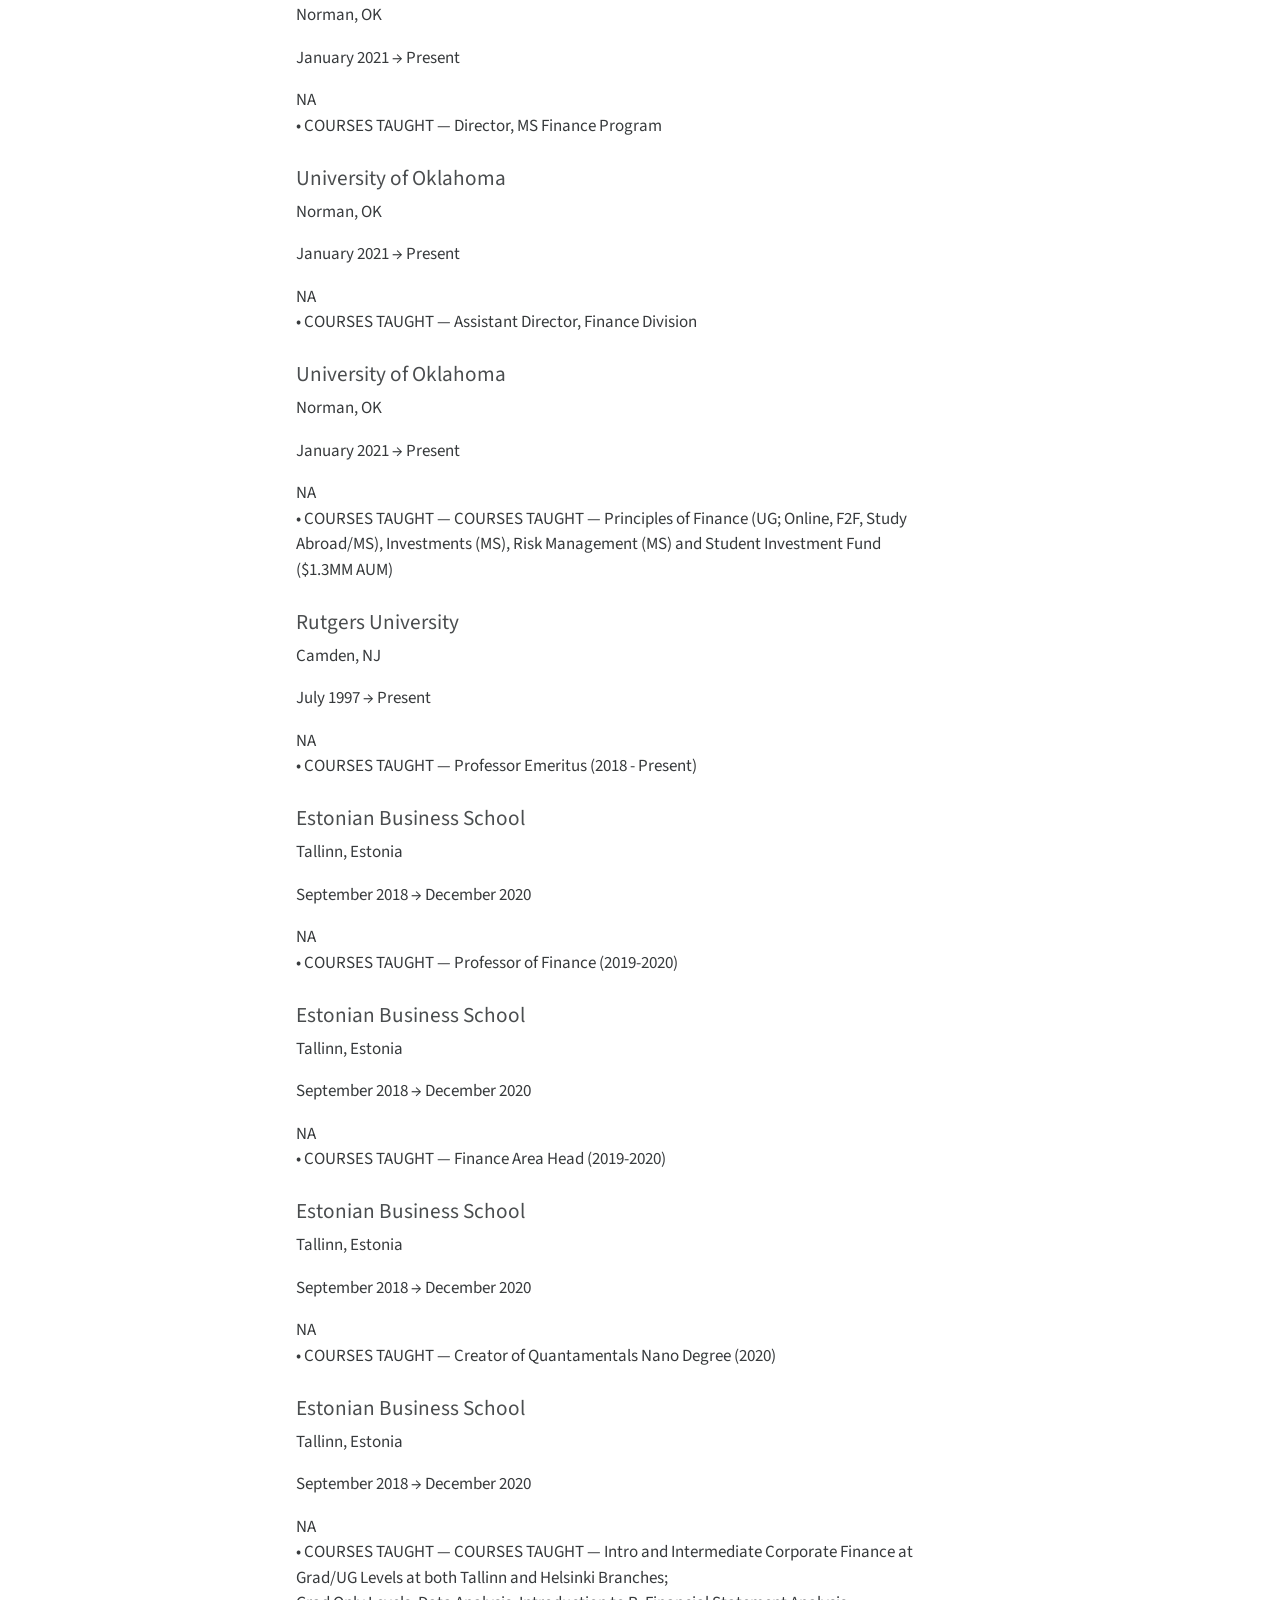
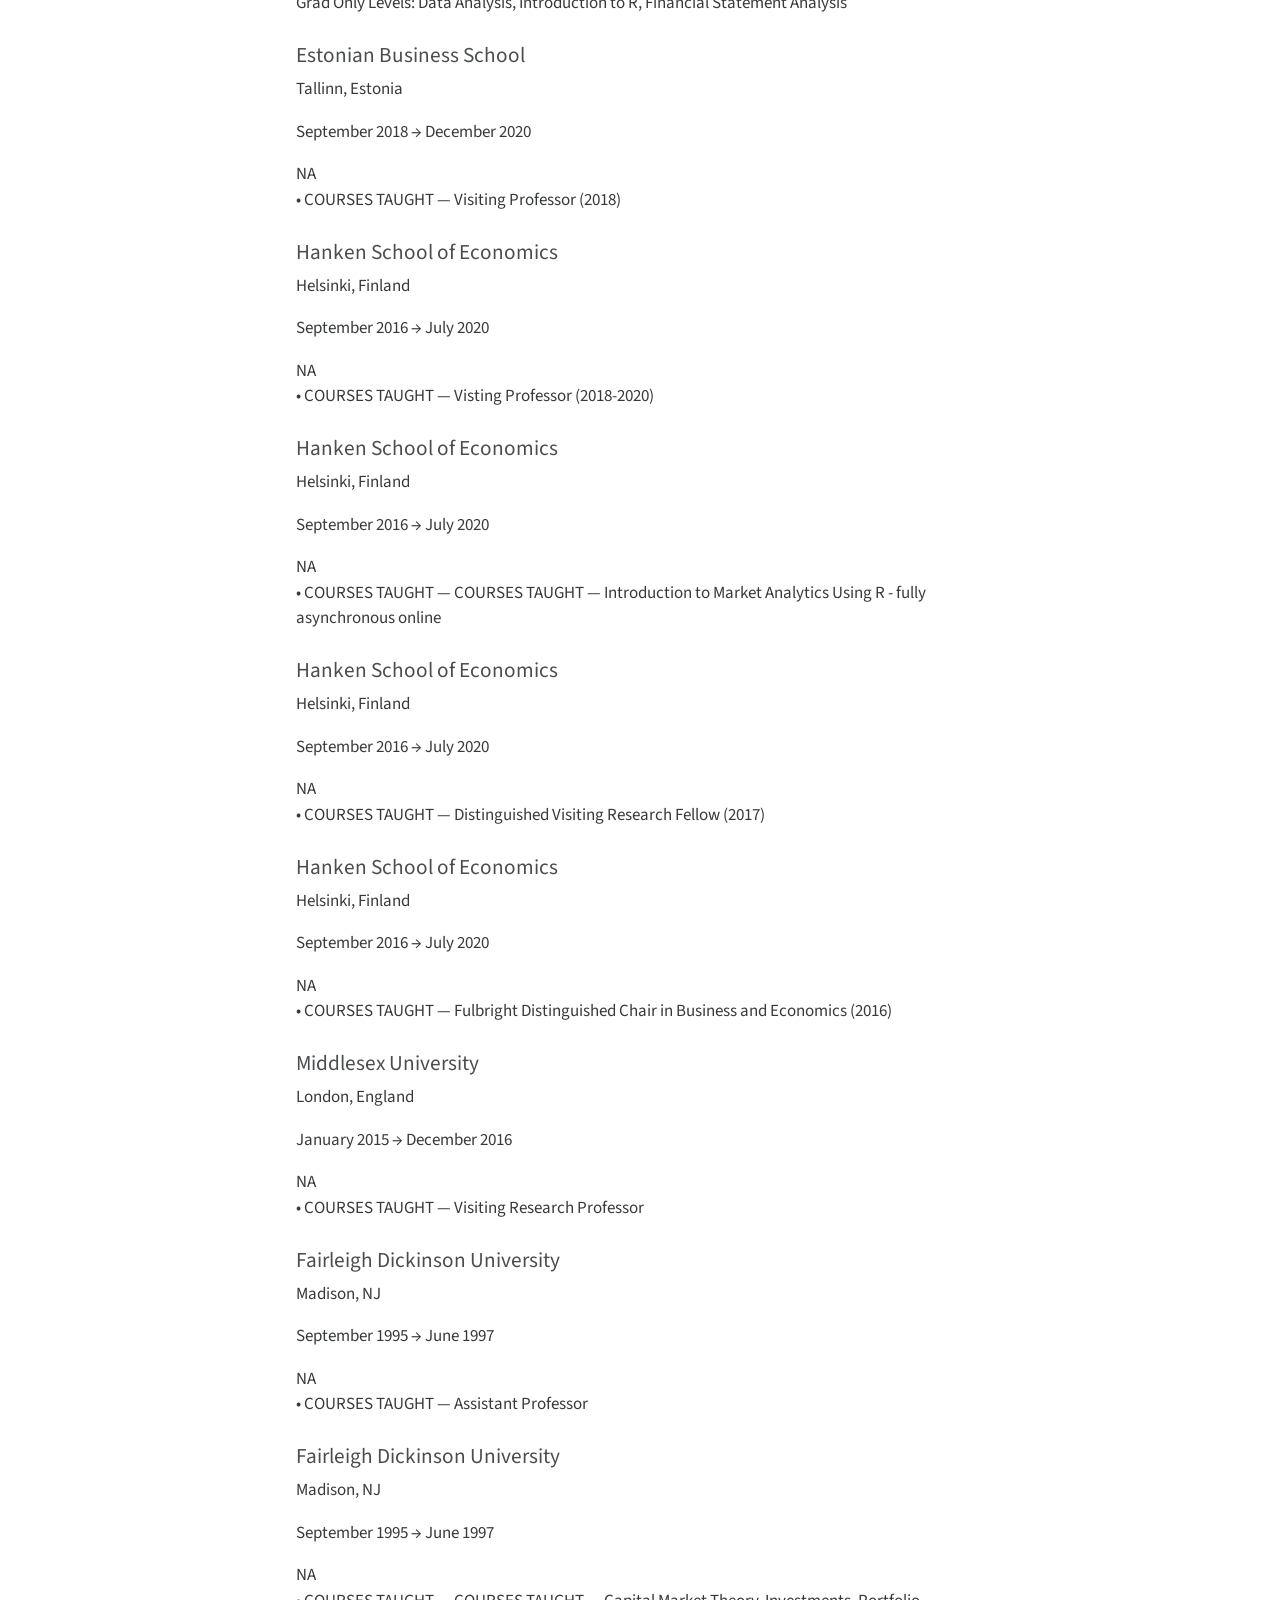
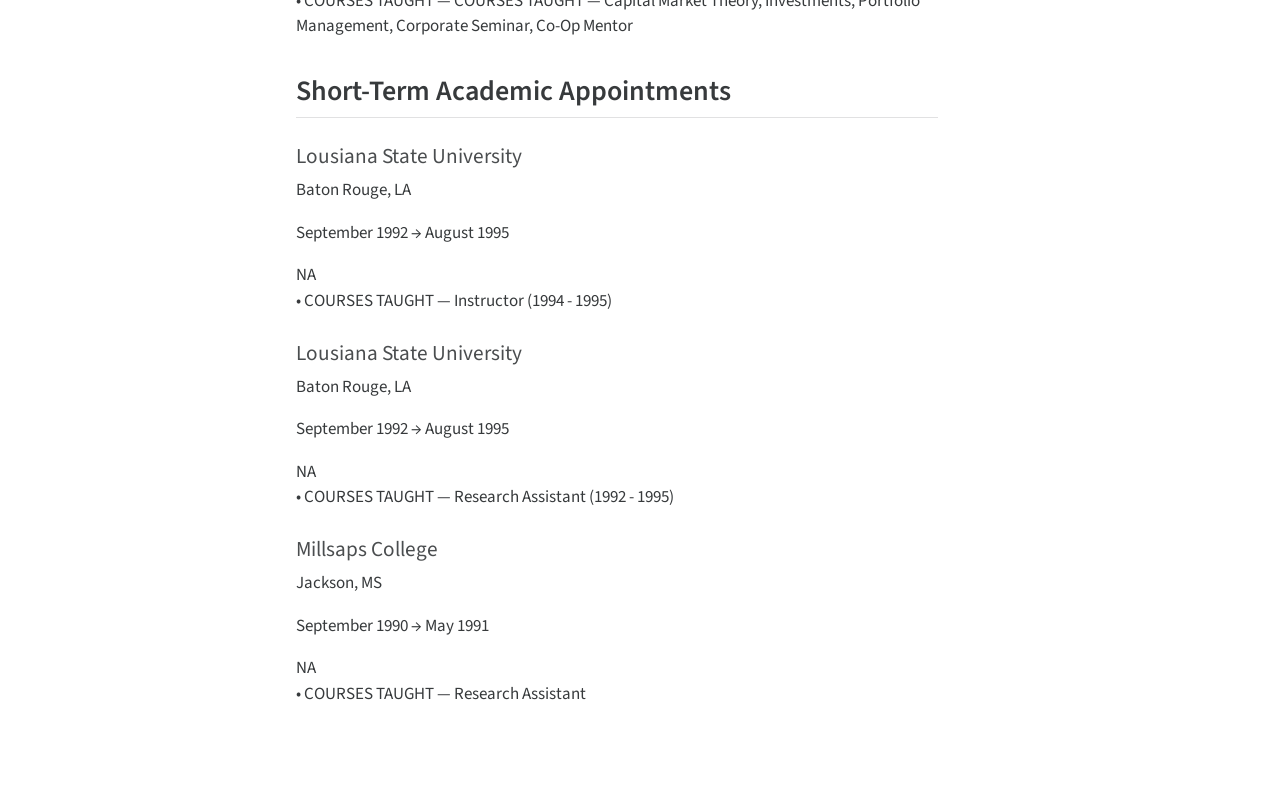
<file: jpbsCleanQuartoCV_enhanced.html>
<!DOCTYPE html>
<html xmlns="http://www.w3.org/1999/xhtml" lang="en" xml:lang="en"><head>

<meta charset="utf-8">
<meta name="generator" content="quarto-1.7.32">

<meta name="viewport" content="width=device-width, initial-scale=1.0, user-scalable=yes">

<meta name="dcterms.date" content="2025-10-01">

<title>Curriculum Vitae</title>
<style>
code{white-space: pre-wrap;}
span.smallcaps{font-variant: small-caps;}
div.columns{display: flex; gap: min(4vw, 1.5em);}
div.column{flex: auto; overflow-x: auto;}
div.hanging-indent{margin-left: 1.5em; text-indent: -1.5em;}
ul.task-list{list-style: none;}
ul.task-list li input[type="checkbox"] {
  width: 0.8em;
  margin: 0 0.8em 0.2em -1em; /* quarto-specific, see https://github.com/quarto-dev/quarto-cli/issues/4556 */ 
  vertical-align: middle;
}
</style>


<script src="jpbsCleanQuartoCV_enhanced_files/libs/clipboard/clipboard.min.js"></script>
<script src="jpbsCleanQuartoCV_enhanced_files/libs/quarto-html/quarto.js" type="module"></script>
<script src="jpbsCleanQuartoCV_enhanced_files/libs/quarto-html/tabsets/tabsets.js" type="module"></script>
<script src="jpbsCleanQuartoCV_enhanced_files/libs/quarto-html/popper.min.js"></script>
<script src="jpbsCleanQuartoCV_enhanced_files/libs/quarto-html/tippy.umd.min.js"></script>
<script src="jpbsCleanQuartoCV_enhanced_files/libs/quarto-html/anchor.min.js"></script>
<link href="jpbsCleanQuartoCV_enhanced_files/libs/quarto-html/tippy.css" rel="stylesheet">
<link href="jpbsCleanQuartoCV_enhanced_files/libs/quarto-html/quarto-syntax-highlighting-37eea08aefeeee20ff55810ff984fec1.css" rel="stylesheet" id="quarto-text-highlighting-styles">
<script src="jpbsCleanQuartoCV_enhanced_files/libs/bootstrap/bootstrap.min.js"></script>
<link href="jpbsCleanQuartoCV_enhanced_files/libs/bootstrap/bootstrap-icons.css" rel="stylesheet">
<link href="jpbsCleanQuartoCV_enhanced_files/libs/bootstrap/bootstrap-8042e4f1bdf4dcade4dcc476f1de635f.min.css" rel="stylesheet" append-hash="true" id="quarto-bootstrap" data-mode="light">


</head>

<body class="quarto-light">

<div id="quarto-content" class="page-columns page-rows-contents page-layout-article toc-left">
<div id="quarto-sidebar-toc-left" class="sidebar toc-left">
  <nav id="TOC" role="doc-toc" class="toc-active">
    <h2 id="toc-title">Table of contents</h2>
   
  <ul>
  <li><a href="#administrative-experience" id="toc-administrative-experience" class="nav-link active" data-scroll-target="#administrative-experience">ADMINISTRATIVE EXPERIENCE</a></li>
  <li><a href="#education" id="toc-education" class="nav-link" data-scroll-target="#education">EDUCATION</a></li>
  <li><a href="#professional-certifications" id="toc-professional-certifications" class="nav-link" data-scroll-target="#professional-certifications">PROFESSIONAL CERTIFICATIONS</a>
  <ul class="collapse">
  <li><a href="#long-term-academic-appointments" id="toc-long-term-academic-appointments" class="nav-link" data-scroll-target="#long-term-academic-appointments">Long-Term Academic Appointments</a></li>
  <li><a href="#short-term-academic-appointments" id="toc-short-term-academic-appointments" class="nav-link" data-scroll-target="#short-term-academic-appointments">Short-Term Academic Appointments</a></li>
  </ul></li>
  </ul>
<div class="quarto-alternate-formats"><h2>Other Formats</h2><ul><li><a href="jpbsCleanQuartoCV_enhanced.pdf"><i class="bi bi-file-pdf"></i>PDF</a></li></ul></div></nav>
</div>
<div id="quarto-margin-sidebar" class="sidebar margin-sidebar zindex-bottom">
</div>
<main class="content" id="quarto-document-content">

<header id="title-block-header" class="quarto-title-block default">
<div class="quarto-title">
<h1 class="title">Curriculum Vitae</h1>
</div>



<div class="quarto-title-meta">

    
    <div>
    <div class="quarto-title-meta-heading">Published</div>
    <div class="quarto-title-meta-contents">
      <p class="date">October 1, 2025</p>
    </div>
  </div>
  
    
  </div>
  


</header>


<section id="administrative-experience" class="level1">
<h1>ADMINISTRATIVE EXPERIENCE</h1>
<div class="cell">
<div class="cell-output cell-output-stdout">
<pre><code># A tibble: 5 × 5
  what                                                   when  with  where why  
  &lt;chr&gt;                                                  &lt;chr&gt; &lt;chr&gt; &lt;chr&gt; &lt;lis&gt;
1 Director of Online MS Finance Program                  &lt;NA&gt;  Univ… &lt;NA&gt;  &lt;chr&gt;
2 Assistant Director of Finance Division                 &lt;NA&gt;  Univ… &lt;NA&gt;  &lt;chr&gt;
3 Co-Program Director for Global Business Experience in… &lt;NA&gt;  Univ… &lt;NA&gt;  &lt;chr&gt;
4 Finance Area Head                                      &lt;NA&gt;  Esto… &lt;NA&gt;  &lt;chr&gt;
5 Multi-Year Finance Area Head                           &lt;NA&gt;  Rutg… &lt;NA&gt;  &lt;chr&gt;</code></pre>
</div>
</div>
</section>
<section id="education" class="level1">
<h1>EDUCATION</h1>
<div class="cell">
<div class="cell-output cell-output-stdout">
<pre><code># A tibble: 3 × 5
  what               when          with                       where        why  
  &lt;chr&gt;              &lt;glue&gt;        &lt;chr&gt;                      &lt;chr&gt;        &lt;lis&gt;
1 PhD, Finance       1991 --&gt; 1995 Louisiana State University Baton Rouge… &lt;chr&gt;
2 MBA, Finance       1988 --&gt; 1991 Millsaps College           Jackson, MS  &lt;chr&gt;
3 B.S., Biochemistry 1981 --&gt; 1985 Louisiana State University Baton Rouge… &lt;chr&gt;</code></pre>
</div>
</div>
</section>
<section id="professional-certifications" class="level1">
<h1>PROFESSIONAL CERTIFICATIONS</h1>
<div class="cell">
<div class="cell-output cell-output-stdout">
<pre><code># A tibble: 3 × 5
  what                             when  with                        where why  
  &lt;chr&gt;                            &lt;chr&gt; &lt;chr&gt;                       &lt;chr&gt; &lt;lis&gt;
1 Professional Risk Manager        2003  Professional Risk Managers… ""    &lt;chr&gt;
2 Certified Financial Risk Manager 1999  Global Association of Risk… ""    &lt;chr&gt;
3 Chartered Financial Analyst      1997  CFA Institute               ""    &lt;chr&gt;</code></pre>
</div>
</div>
<section id="long-term-academic-appointments" class="level2">
<h2 class="anchored" data-anchor-id="long-term-academic-appointments">Long-Term Academic Appointments</h2>
<div class="appointment-entry">
<h4 class="anchored">
SUNY - Empire
</h4>
<p class="location">
Saratoga Springs, NY
</p>
<p class="dates">
August 2025 → Present
</p>
<p>
NA<br>• COURSES TAUGHT — Associate Professor Finance
</p>
</div>
<div class="appointment-entry">
<h4 class="anchored">
SUNY - Empire
</h4>
<p class="location">
Saratoga Springs, NY
</p>
<p class="dates">
August 2025 → Present
</p>
<p>
NA<br>• COURSES TAUGHT — COURSES TAUGHT — Financial Management, Investment Analysis, Mergers and Acquisitions
</p>
</div>
<div class="appointment-entry">
<h4 class="anchored">
University of Oklahoma
</h4>
<p class="location">
Norman, OK
</p>
<p class="dates">
January 2021 → Present
</p>
<p>
NA<br>• COURSES TAUGHT — Professor of Finance
</p>
</div>
<div class="appointment-entry">
<h4 class="anchored">
University of Oklahoma
</h4>
<p class="location">
Norman, OK
</p>
<p class="dates">
January 2021 → Present
</p>
<p>
NA<br>• COURSES TAUGHT — Director, MS Finance Program
</p>
</div>
<div class="appointment-entry">
<h4 class="anchored">
University of Oklahoma
</h4>
<p class="location">
Norman, OK
</p>
<p class="dates">
January 2021 → Present
</p>
<p>
NA<br>• COURSES TAUGHT — Assistant Director, Finance Division
</p>
</div>
<div class="appointment-entry">
<h4 class="anchored">
University of Oklahoma
</h4>
<p class="location">
Norman, OK
</p>
<p class="dates">
January 2021 → Present
</p>
<p>
NA<br>• COURSES TAUGHT — COURSES TAUGHT — Principles of Finance (UG; Online, F2F, Study Abroad/MS), Investments (MS), Risk Management (MS) and Student Investment Fund ($1.3MM AUM)
</p>
</div>
<div class="appointment-entry">
<h4 class="anchored">
Rutgers University
</h4>
<p class="location">
Camden, NJ
</p>
<p class="dates">
July 1997 → Present
</p>
<p>
NA<br>• COURSES TAUGHT — Professor Emeritus (2018 - Present)
</p>
</div>
<div class="appointment-entry">
<h4 class="anchored">
Estonian Business School
</h4>
<p class="location">
Tallinn, Estonia
</p>
<p class="dates">
September 2018 → December 2020
</p>
<p>
NA<br>• COURSES TAUGHT — Professor of Finance (2019-2020)
</p>
</div>
<div class="appointment-entry">
<h4 class="anchored">
Estonian Business School
</h4>
<p class="location">
Tallinn, Estonia
</p>
<p class="dates">
September 2018 → December 2020
</p>
<p>
NA<br>• COURSES TAUGHT — Finance Area Head (2019-2020)
</p>
</div>
<div class="appointment-entry">
<h4 class="anchored">
Estonian Business School
</h4>
<p class="location">
Tallinn, Estonia
</p>
<p class="dates">
September 2018 → December 2020
</p>
<p>
NA<br>• COURSES TAUGHT — Creator of Quantamentals Nano Degree (2020)
</p>
</div>
<div class="appointment-entry">
<h4 class="anchored">
Estonian Business School
</h4>
<p class="location">
Tallinn, Estonia
</p>
<p class="dates">
September 2018 → December 2020
</p>
<p>
NA<br>• COURSES TAUGHT — COURSES TAUGHT — Intro and Intermediate Corporate Finance at Grad/UG Levels at both Tallinn and Helsinki Branches; <br> Grad Only Levels: Data Analysis, Introduction to R, Financial Statement Analysis
</p>
</div>
<div class="appointment-entry">
<h4 class="anchored">
Estonian Business School
</h4>
<p class="location">
Tallinn, Estonia
</p>
<p class="dates">
September 2018 → December 2020
</p>
<p>
NA<br>• COURSES TAUGHT — Visiting Professor (2018)
</p>
</div>
<div class="appointment-entry">
<h4 class="anchored">
Hanken School of Economics
</h4>
<p class="location">
Helsinki, Finland
</p>
<p class="dates">
September 2016 → July 2020
</p>
<p>
NA<br>• COURSES TAUGHT — Visting Professor (2018-2020)
</p>
</div>
<div class="appointment-entry">
<h4 class="anchored">
Hanken School of Economics
</h4>
<p class="location">
Helsinki, Finland
</p>
<p class="dates">
September 2016 → July 2020
</p>
<p>
NA<br>• COURSES TAUGHT — COURSES TAUGHT — Introduction to Market Analytics Using R - fully asynchronous online
</p>
</div>
<div class="appointment-entry">
<h4 class="anchored">
Hanken School of Economics
</h4>
<p class="location">
Helsinki, Finland
</p>
<p class="dates">
September 2016 → July 2020
</p>
<p>
NA<br>• COURSES TAUGHT — Distinguished Visiting Research Fellow (2017)
</p>
</div>
<div class="appointment-entry">
<h4 class="anchored">
Hanken School of Economics
</h4>
<p class="location">
Helsinki, Finland
</p>
<p class="dates">
September 2016 → July 2020
</p>
<p>
NA<br>• COURSES TAUGHT — Fulbright Distinguished Chair in Business and Economics (2016)
</p>
</div>
<div class="appointment-entry">
<h4 class="anchored">
Middlesex University
</h4>
<p class="location">
London, England
</p>
<p class="dates">
January 2015 → December 2016
</p>
<p>
NA<br>• COURSES TAUGHT — Visiting Research Professor
</p>
</div>
<div class="appointment-entry">
<h4 class="anchored">
Fairleigh Dickinson University
</h4>
<p class="location">
Madison, NJ
</p>
<p class="dates">
September 1995 → June 1997
</p>
<p>
NA<br>• COURSES TAUGHT — Assistant Professor
</p>
</div>
<div class="appointment-entry">
<h4 class="anchored">
Fairleigh Dickinson University
</h4>
<p class="location">
Madison, NJ
</p>
<p class="dates">
September 1995 → June 1997
</p>
<p>
NA<br>• COURSES TAUGHT — COURSES TAUGHT — Capital Market Theory, Investments, Portfolio Management, Corporate Seminar, Co-Op Mentor
</p>
</div>
</section>
<section id="short-term-academic-appointments" class="level2">
<h2 class="anchored" data-anchor-id="short-term-academic-appointments">Short-Term Academic Appointments</h2>
<div class="appointment-entry">
<h4 class="anchored">
Lousiana State University
</h4>
<p class="location">
Baton Rouge, LA
</p>
<p class="dates">
September 1992 → August 1995
</p>
<p>
NA<br>• COURSES TAUGHT — Instructor (1994 - 1995)
</p>
</div>
<div class="appointment-entry">
<h4 class="anchored">
Lousiana State University
</h4>
<p class="location">
Baton Rouge, LA
</p>
<p class="dates">
September 1992 → August 1995
</p>
<p>
NA<br>• COURSES TAUGHT — Research Assistant (1992 - 1995)
</p>
</div>
<div class="appointment-entry">
<h4 class="anchored">
Millsaps College
</h4>
<p class="location">
Jackson, MS
</p>
<p class="dates">
September 1990 → May 1991
</p>
<p>
NA<br>• COURSES TAUGHT — Research Assistant
</p>
</div>
<!-- Continue with remaining sections... -->
</section>
</section>

</main>
<!-- /main column -->
<script id="quarto-html-after-body" type="application/javascript">
  window.document.addEventListener("DOMContentLoaded", function (event) {
    const icon = "";
    const anchorJS = new window.AnchorJS();
    anchorJS.options = {
      placement: 'right',
      icon: icon
    };
    anchorJS.add('.anchored');
    const isCodeAnnotation = (el) => {
      for (const clz of el.classList) {
        if (clz.startsWith('code-annotation-')) {                     
          return true;
        }
      }
      return false;
    }
    const onCopySuccess = function(e) {
      // button target
      const button = e.trigger;
      // don't keep focus
      button.blur();
      // flash "checked"
      button.classList.add('code-copy-button-checked');
      var currentTitle = button.getAttribute("title");
      button.setAttribute("title", "Copied!");
      let tooltip;
      if (window.bootstrap) {
        button.setAttribute("data-bs-toggle", "tooltip");
        button.setAttribute("data-bs-placement", "left");
        button.setAttribute("data-bs-title", "Copied!");
        tooltip = new bootstrap.Tooltip(button, 
          { trigger: "manual", 
            customClass: "code-copy-button-tooltip",
            offset: [0, -8]});
        tooltip.show();    
      }
      setTimeout(function() {
        if (tooltip) {
          tooltip.hide();
          button.removeAttribute("data-bs-title");
          button.removeAttribute("data-bs-toggle");
          button.removeAttribute("data-bs-placement");
        }
        button.setAttribute("title", currentTitle);
        button.classList.remove('code-copy-button-checked');
      }, 1000);
      // clear code selection
      e.clearSelection();
    }
    const getTextToCopy = function(trigger) {
        const codeEl = trigger.previousElementSibling.cloneNode(true);
        for (const childEl of codeEl.children) {
          if (isCodeAnnotation(childEl)) {
            childEl.remove();
          }
        }
        return codeEl.innerText;
    }
    const clipboard = new window.ClipboardJS('.code-copy-button:not([data-in-quarto-modal])', {
      text: getTextToCopy
    });
    clipboard.on('success', onCopySuccess);
    if (window.document.getElementById('quarto-embedded-source-code-modal')) {
      const clipboardModal = new window.ClipboardJS('.code-copy-button[data-in-quarto-modal]', {
        text: getTextToCopy,
        container: window.document.getElementById('quarto-embedded-source-code-modal')
      });
      clipboardModal.on('success', onCopySuccess);
    }
      var localhostRegex = new RegExp(/^(?:http|https):\/\/localhost\:?[0-9]*\//);
      var mailtoRegex = new RegExp(/^mailto:/);
        var filterRegex = new RegExp('/' + window.location.host + '/');
      var isInternal = (href) => {
          return filterRegex.test(href) || localhostRegex.test(href) || mailtoRegex.test(href);
      }
      // Inspect non-navigation links and adorn them if external
     var links = window.document.querySelectorAll('a[href]:not(.nav-link):not(.navbar-brand):not(.toc-action):not(.sidebar-link):not(.sidebar-item-toggle):not(.pagination-link):not(.no-external):not([aria-hidden]):not(.dropdown-item):not(.quarto-navigation-tool):not(.about-link)');
      for (var i=0; i<links.length; i++) {
        const link = links[i];
        if (!isInternal(link.href)) {
          // undo the damage that might have been done by quarto-nav.js in the case of
          // links that we want to consider external
          if (link.dataset.originalHref !== undefined) {
            link.href = link.dataset.originalHref;
          }
        }
      }
    function tippyHover(el, contentFn, onTriggerFn, onUntriggerFn) {
      const config = {
        allowHTML: true,
        maxWidth: 500,
        delay: 100,
        arrow: false,
        appendTo: function(el) {
            return el.parentElement;
        },
        interactive: true,
        interactiveBorder: 10,
        theme: 'quarto',
        placement: 'bottom-start',
      };
      if (contentFn) {
        config.content = contentFn;
      }
      if (onTriggerFn) {
        config.onTrigger = onTriggerFn;
      }
      if (onUntriggerFn) {
        config.onUntrigger = onUntriggerFn;
      }
      window.tippy(el, config); 
    }
    const noterefs = window.document.querySelectorAll('a[role="doc-noteref"]');
    for (var i=0; i<noterefs.length; i++) {
      const ref = noterefs[i];
      tippyHover(ref, function() {
        // use id or data attribute instead here
        let href = ref.getAttribute('data-footnote-href') || ref.getAttribute('href');
        try { href = new URL(href).hash; } catch {}
        const id = href.replace(/^#\/?/, "");
        const note = window.document.getElementById(id);
        if (note) {
          return note.innerHTML;
        } else {
          return "";
        }
      });
    }
    const xrefs = window.document.querySelectorAll('a.quarto-xref');
    const processXRef = (id, note) => {
      // Strip column container classes
      const stripColumnClz = (el) => {
        el.classList.remove("page-full", "page-columns");
        if (el.children) {
          for (const child of el.children) {
            stripColumnClz(child);
          }
        }
      }
      stripColumnClz(note)
      if (id === null || id.startsWith('sec-')) {
        // Special case sections, only their first couple elements
        const container = document.createElement("div");
        if (note.children && note.children.length > 2) {
          container.appendChild(note.children[0].cloneNode(true));
          for (let i = 1; i < note.children.length; i++) {
            const child = note.children[i];
            if (child.tagName === "P" && child.innerText === "") {
              continue;
            } else {
              container.appendChild(child.cloneNode(true));
              break;
            }
          }
          if (window.Quarto?.typesetMath) {
            window.Quarto.typesetMath(container);
          }
          return container.innerHTML
        } else {
          if (window.Quarto?.typesetMath) {
            window.Quarto.typesetMath(note);
          }
          return note.innerHTML;
        }
      } else {
        // Remove any anchor links if they are present
        const anchorLink = note.querySelector('a.anchorjs-link');
        if (anchorLink) {
          anchorLink.remove();
        }
        if (window.Quarto?.typesetMath) {
          window.Quarto.typesetMath(note);
        }
        if (note.classList.contains("callout")) {
          return note.outerHTML;
        } else {
          return note.innerHTML;
        }
      }
    }
    for (var i=0; i<xrefs.length; i++) {
      const xref = xrefs[i];
      tippyHover(xref, undefined, function(instance) {
        instance.disable();
        let url = xref.getAttribute('href');
        let hash = undefined; 
        if (url.startsWith('#')) {
          hash = url;
        } else {
          try { hash = new URL(url).hash; } catch {}
        }
        if (hash) {
          const id = hash.replace(/^#\/?/, "");
          const note = window.document.getElementById(id);
          if (note !== null) {
            try {
              const html = processXRef(id, note.cloneNode(true));
              instance.setContent(html);
            } finally {
              instance.enable();
              instance.show();
            }
          } else {
            // See if we can fetch this
            fetch(url.split('#')[0])
            .then(res => res.text())
            .then(html => {
              const parser = new DOMParser();
              const htmlDoc = parser.parseFromString(html, "text/html");
              const note = htmlDoc.getElementById(id);
              if (note !== null) {
                const html = processXRef(id, note);
                instance.setContent(html);
              } 
            }).finally(() => {
              instance.enable();
              instance.show();
            });
          }
        } else {
          // See if we can fetch a full url (with no hash to target)
          // This is a special case and we should probably do some content thinning / targeting
          fetch(url)
          .then(res => res.text())
          .then(html => {
            const parser = new DOMParser();
            const htmlDoc = parser.parseFromString(html, "text/html");
            const note = htmlDoc.querySelector('main.content');
            if (note !== null) {
              // This should only happen for chapter cross references
              // (since there is no id in the URL)
              // remove the first header
              if (note.children.length > 0 && note.children[0].tagName === "HEADER") {
                note.children[0].remove();
              }
              const html = processXRef(null, note);
              instance.setContent(html);
            } 
          }).finally(() => {
            instance.enable();
            instance.show();
          });
        }
      }, function(instance) {
      });
    }
        let selectedAnnoteEl;
        const selectorForAnnotation = ( cell, annotation) => {
          let cellAttr = 'data-code-cell="' + cell + '"';
          let lineAttr = 'data-code-annotation="' +  annotation + '"';
          const selector = 'span[' + cellAttr + '][' + lineAttr + ']';
          return selector;
        }
        const selectCodeLines = (annoteEl) => {
          const doc = window.document;
          const targetCell = annoteEl.getAttribute("data-target-cell");
          const targetAnnotation = annoteEl.getAttribute("data-target-annotation");
          const annoteSpan = window.document.querySelector(selectorForAnnotation(targetCell, targetAnnotation));
          const lines = annoteSpan.getAttribute("data-code-lines").split(",");
          const lineIds = lines.map((line) => {
            return targetCell + "-" + line;
          })
          let top = null;
          let height = null;
          let parent = null;
          if (lineIds.length > 0) {
              //compute the position of the single el (top and bottom and make a div)
              const el = window.document.getElementById(lineIds[0]);
              top = el.offsetTop;
              height = el.offsetHeight;
              parent = el.parentElement.parentElement;
            if (lineIds.length > 1) {
              const lastEl = window.document.getElementById(lineIds[lineIds.length - 1]);
              const bottom = lastEl.offsetTop + lastEl.offsetHeight;
              height = bottom - top;
            }
            if (top !== null && height !== null && parent !== null) {
              // cook up a div (if necessary) and position it 
              let div = window.document.getElementById("code-annotation-line-highlight");
              if (div === null) {
                div = window.document.createElement("div");
                div.setAttribute("id", "code-annotation-line-highlight");
                div.style.position = 'absolute';
                parent.appendChild(div);
              }
              div.style.top = top - 2 + "px";
              div.style.height = height + 4 + "px";
              div.style.left = 0;
              let gutterDiv = window.document.getElementById("code-annotation-line-highlight-gutter");
              if (gutterDiv === null) {
                gutterDiv = window.document.createElement("div");
                gutterDiv.setAttribute("id", "code-annotation-line-highlight-gutter");
                gutterDiv.style.position = 'absolute';
                const codeCell = window.document.getElementById(targetCell);
                const gutter = codeCell.querySelector('.code-annotation-gutter');
                gutter.appendChild(gutterDiv);
              }
              gutterDiv.style.top = top - 2 + "px";
              gutterDiv.style.height = height + 4 + "px";
            }
            selectedAnnoteEl = annoteEl;
          }
        };
        const unselectCodeLines = () => {
          const elementsIds = ["code-annotation-line-highlight", "code-annotation-line-highlight-gutter"];
          elementsIds.forEach((elId) => {
            const div = window.document.getElementById(elId);
            if (div) {
              div.remove();
            }
          });
          selectedAnnoteEl = undefined;
        };
          // Handle positioning of the toggle
      window.addEventListener(
        "resize",
        throttle(() => {
          elRect = undefined;
          if (selectedAnnoteEl) {
            selectCodeLines(selectedAnnoteEl);
          }
        }, 10)
      );
      function throttle(fn, ms) {
      let throttle = false;
      let timer;
        return (...args) => {
          if(!throttle) { // first call gets through
              fn.apply(this, args);
              throttle = true;
          } else { // all the others get throttled
              if(timer) clearTimeout(timer); // cancel #2
              timer = setTimeout(() => {
                fn.apply(this, args);
                timer = throttle = false;
              }, ms);
          }
        };
      }
        // Attach click handler to the DT
        const annoteDls = window.document.querySelectorAll('dt[data-target-cell]');
        for (const annoteDlNode of annoteDls) {
          annoteDlNode.addEventListener('click', (event) => {
            const clickedEl = event.target;
            if (clickedEl !== selectedAnnoteEl) {
              unselectCodeLines();
              const activeEl = window.document.querySelector('dt[data-target-cell].code-annotation-active');
              if (activeEl) {
                activeEl.classList.remove('code-annotation-active');
              }
              selectCodeLines(clickedEl);
              clickedEl.classList.add('code-annotation-active');
            } else {
              // Unselect the line
              unselectCodeLines();
              clickedEl.classList.remove('code-annotation-active');
            }
          });
        }
    const findCites = (el) => {
      const parentEl = el.parentElement;
      if (parentEl) {
        const cites = parentEl.dataset.cites;
        if (cites) {
          return {
            el,
            cites: cites.split(' ')
          };
        } else {
          return findCites(el.parentElement)
        }
      } else {
        return undefined;
      }
    };
    var bibliorefs = window.document.querySelectorAll('a[role="doc-biblioref"]');
    for (var i=0; i<bibliorefs.length; i++) {
      const ref = bibliorefs[i];
      const citeInfo = findCites(ref);
      if (citeInfo) {
        tippyHover(citeInfo.el, function() {
          var popup = window.document.createElement('div');
          citeInfo.cites.forEach(function(cite) {
            var citeDiv = window.document.createElement('div');
            citeDiv.classList.add('hanging-indent');
            citeDiv.classList.add('csl-entry');
            var biblioDiv = window.document.getElementById('ref-' + cite);
            if (biblioDiv) {
              citeDiv.innerHTML = biblioDiv.innerHTML;
            }
            popup.appendChild(citeDiv);
          });
          return popup.innerHTML;
        });
      }
    }
  });
  </script>
</div> <!-- /content -->




</body></html>
</file>
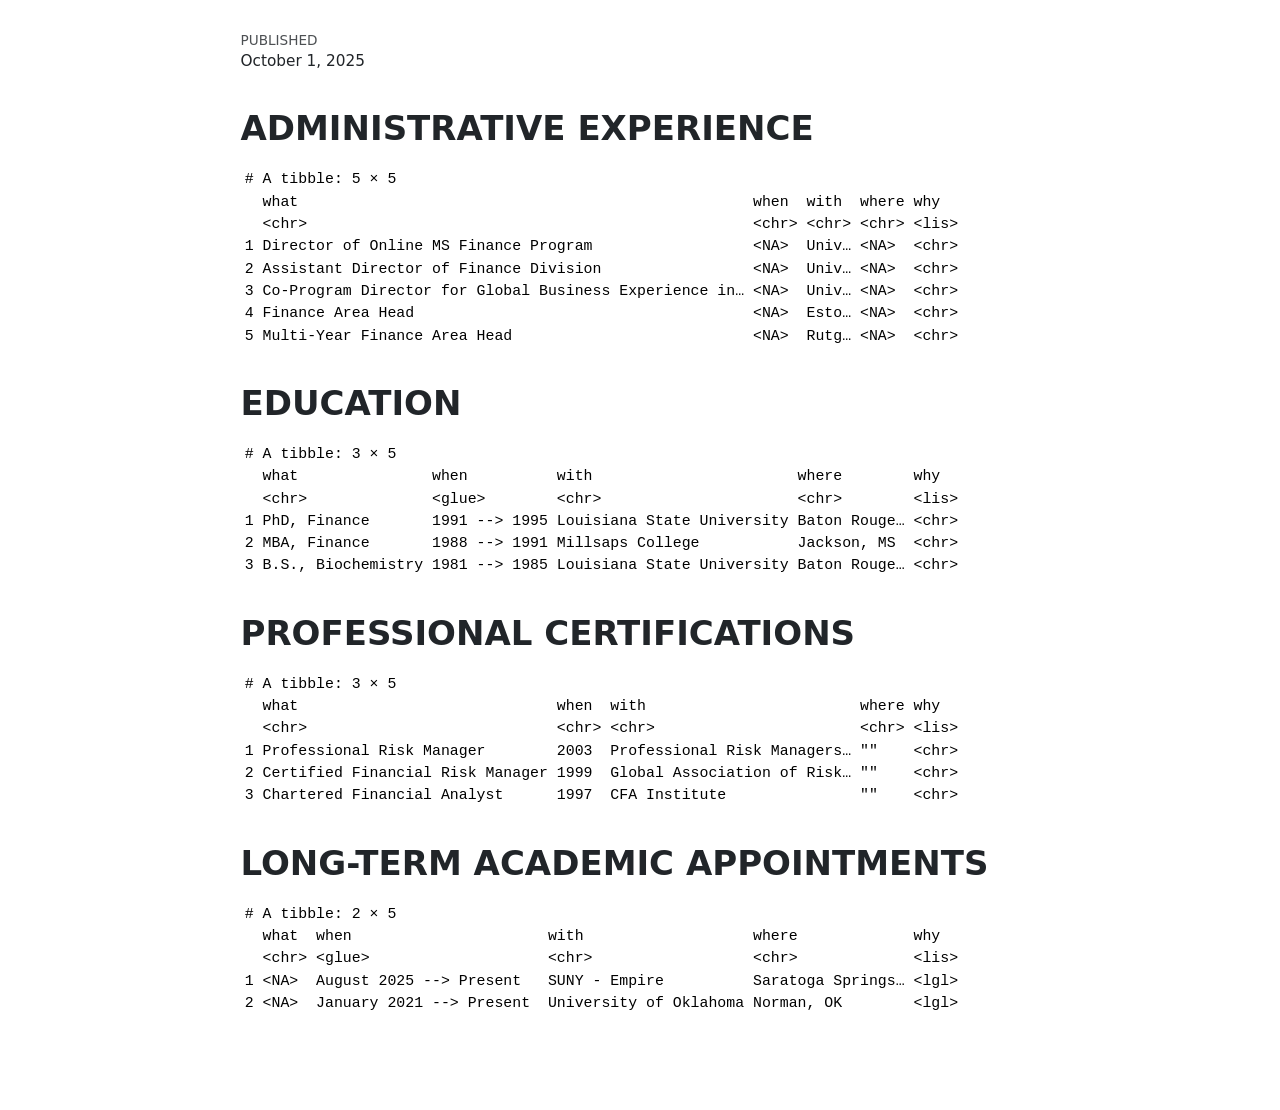
<file: jpbsCleanQuartoCV_minimal.html>
<!DOCTYPE html>
<html xmlns="http://www.w3.org/1999/xhtml" lang="en" xml:lang="en"><head>

<meta charset="utf-8">
<meta name="generator" content="quarto-1.7.32">

<meta name="viewport" content="width=device-width, initial-scale=1.0, user-scalable=yes">

<meta name="dcterms.date" content="2025-10-01">

<title>jpbscleanquartocv_minimal</title>
<style>
code{white-space: pre-wrap;}
span.smallcaps{font-variant: small-caps;}
div.columns{display: flex; gap: min(4vw, 1.5em);}
div.column{flex: auto; overflow-x: auto;}
div.hanging-indent{margin-left: 1.5em; text-indent: -1.5em;}
ul.task-list{list-style: none;}
ul.task-list li input[type="checkbox"] {
  width: 0.8em;
  margin: 0 0.8em 0.2em -1em; /* quarto-specific, see https://github.com/quarto-dev/quarto-cli/issues/4556 */ 
  vertical-align: middle;
}
</style>


<script src="jpbsCleanQuartoCV_minimal_files/libs/clipboard/clipboard.min.js"></script>
<script src="jpbsCleanQuartoCV_minimal_files/libs/quarto-html/quarto.js" type="module"></script>
<script src="jpbsCleanQuartoCV_minimal_files/libs/quarto-html/tabsets/tabsets.js" type="module"></script>
<script src="jpbsCleanQuartoCV_minimal_files/libs/quarto-html/popper.min.js"></script>
<script src="jpbsCleanQuartoCV_minimal_files/libs/quarto-html/tippy.umd.min.js"></script>
<script src="jpbsCleanQuartoCV_minimal_files/libs/quarto-html/anchor.min.js"></script>
<link href="jpbsCleanQuartoCV_minimal_files/libs/quarto-html/tippy.css" rel="stylesheet">
<link href="jpbsCleanQuartoCV_minimal_files/libs/quarto-html/quarto-syntax-highlighting-37eea08aefeeee20ff55810ff984fec1.css" rel="stylesheet" id="quarto-text-highlighting-styles">
<script src="jpbsCleanQuartoCV_minimal_files/libs/bootstrap/bootstrap.min.js"></script>
<link href="jpbsCleanQuartoCV_minimal_files/libs/bootstrap/bootstrap-icons.css" rel="stylesheet">
<link href="jpbsCleanQuartoCV_minimal_files/libs/bootstrap/bootstrap-9ce870879b616c5999157cf615c95fa3.min.css" rel="stylesheet" append-hash="true" id="quarto-bootstrap" data-mode="light">


</head>

<body class="fullcontent quarto-light">

<div id="quarto-content" class="page-columns page-rows-contents page-layout-article">

<main class="content" id="quarto-document-content">

<header id="title-block-header" class="quarto-title-block default">
<div class="quarto-title">
</div>



<div class="quarto-title-meta">

    
    <div>
    <div class="quarto-title-meta-heading">Published</div>
    <div class="quarto-title-meta-contents">
      <p class="date">October 1, 2025</p>
    </div>
  </div>
  
    
  </div>
  


</header>


<section id="administrative-experience" class="level1">
<h1>ADMINISTRATIVE EXPERIENCE</h1>
<div class="cell">
<div class="cell-output cell-output-stdout">
<pre><code># A tibble: 5 × 5
  what                                                   when  with  where why  
  &lt;chr&gt;                                                  &lt;chr&gt; &lt;chr&gt; &lt;chr&gt; &lt;lis&gt;
1 Director of Online MS Finance Program                  &lt;NA&gt;  Univ… &lt;NA&gt;  &lt;chr&gt;
2 Assistant Director of Finance Division                 &lt;NA&gt;  Univ… &lt;NA&gt;  &lt;chr&gt;
3 Co-Program Director for Global Business Experience in… &lt;NA&gt;  Univ… &lt;NA&gt;  &lt;chr&gt;
4 Finance Area Head                                      &lt;NA&gt;  Esto… &lt;NA&gt;  &lt;chr&gt;
5 Multi-Year Finance Area Head                           &lt;NA&gt;  Rutg… &lt;NA&gt;  &lt;chr&gt;</code></pre>
</div>
</div>
</section>
<section id="education" class="level1">
<h1>EDUCATION</h1>
<div class="cell">
<div class="cell-output cell-output-stdout">
<pre><code># A tibble: 3 × 5
  what               when          with                       where        why  
  &lt;chr&gt;              &lt;glue&gt;        &lt;chr&gt;                      &lt;chr&gt;        &lt;lis&gt;
1 PhD, Finance       1991 --&gt; 1995 Louisiana State University Baton Rouge… &lt;chr&gt;
2 MBA, Finance       1988 --&gt; 1991 Millsaps College           Jackson, MS  &lt;chr&gt;
3 B.S., Biochemistry 1981 --&gt; 1985 Louisiana State University Baton Rouge… &lt;chr&gt;</code></pre>
</div>
</div>
</section>
<section id="professional-certifications" class="level1">
<h1>PROFESSIONAL CERTIFICATIONS</h1>
<div class="cell">
<div class="cell-output cell-output-stdout">
<pre><code># A tibble: 3 × 5
  what                             when  with                        where why  
  &lt;chr&gt;                            &lt;chr&gt; &lt;chr&gt;                       &lt;chr&gt; &lt;lis&gt;
1 Professional Risk Manager        2003  Professional Risk Managers… ""    &lt;chr&gt;
2 Certified Financial Risk Manager 1999  Global Association of Risk… ""    &lt;chr&gt;
3 Chartered Financial Analyst      1997  CFA Institute               ""    &lt;chr&gt;</code></pre>
</div>
</div>
</section>
<section id="long-term-academic-appointments" class="level1">
<h1>LONG-TERM ACADEMIC APPOINTMENTS</h1>
<div class="cell">
<div class="cell-output cell-output-stdout">
<pre><code># A tibble: 2 × 5
  what  when                      with                   where             why  
  &lt;chr&gt; &lt;glue&gt;                    &lt;chr&gt;                  &lt;chr&gt;             &lt;lis&gt;
1 &lt;NA&gt;  August 2025 --&gt; Present   SUNY - Empire          Saratoga Springs… &lt;lgl&gt;
2 &lt;NA&gt;  January 2021 --&gt; Present  University of Oklahoma Norman, OK        &lt;lgl&gt;</code></pre>
</div>
</div>
</section>

</main>
<!-- /main column -->
<script id="quarto-html-after-body" type="application/javascript">
  window.document.addEventListener("DOMContentLoaded", function (event) {
    const icon = "";
    const anchorJS = new window.AnchorJS();
    anchorJS.options = {
      placement: 'right',
      icon: icon
    };
    anchorJS.add('.anchored');
    const isCodeAnnotation = (el) => {
      for (const clz of el.classList) {
        if (clz.startsWith('code-annotation-')) {                     
          return true;
        }
      }
      return false;
    }
    const onCopySuccess = function(e) {
      // button target
      const button = e.trigger;
      // don't keep focus
      button.blur();
      // flash "checked"
      button.classList.add('code-copy-button-checked');
      var currentTitle = button.getAttribute("title");
      button.setAttribute("title", "Copied!");
      let tooltip;
      if (window.bootstrap) {
        button.setAttribute("data-bs-toggle", "tooltip");
        button.setAttribute("data-bs-placement", "left");
        button.setAttribute("data-bs-title", "Copied!");
        tooltip = new bootstrap.Tooltip(button, 
          { trigger: "manual", 
            customClass: "code-copy-button-tooltip",
            offset: [0, -8]});
        tooltip.show();    
      }
      setTimeout(function() {
        if (tooltip) {
          tooltip.hide();
          button.removeAttribute("data-bs-title");
          button.removeAttribute("data-bs-toggle");
          button.removeAttribute("data-bs-placement");
        }
        button.setAttribute("title", currentTitle);
        button.classList.remove('code-copy-button-checked');
      }, 1000);
      // clear code selection
      e.clearSelection();
    }
    const getTextToCopy = function(trigger) {
        const codeEl = trigger.previousElementSibling.cloneNode(true);
        for (const childEl of codeEl.children) {
          if (isCodeAnnotation(childEl)) {
            childEl.remove();
          }
        }
        return codeEl.innerText;
    }
    const clipboard = new window.ClipboardJS('.code-copy-button:not([data-in-quarto-modal])', {
      text: getTextToCopy
    });
    clipboard.on('success', onCopySuccess);
    if (window.document.getElementById('quarto-embedded-source-code-modal')) {
      const clipboardModal = new window.ClipboardJS('.code-copy-button[data-in-quarto-modal]', {
        text: getTextToCopy,
        container: window.document.getElementById('quarto-embedded-source-code-modal')
      });
      clipboardModal.on('success', onCopySuccess);
    }
      var localhostRegex = new RegExp(/^(?:http|https):\/\/localhost\:?[0-9]*\//);
      var mailtoRegex = new RegExp(/^mailto:/);
        var filterRegex = new RegExp('/' + window.location.host + '/');
      var isInternal = (href) => {
          return filterRegex.test(href) || localhostRegex.test(href) || mailtoRegex.test(href);
      }
      // Inspect non-navigation links and adorn them if external
     var links = window.document.querySelectorAll('a[href]:not(.nav-link):not(.navbar-brand):not(.toc-action):not(.sidebar-link):not(.sidebar-item-toggle):not(.pagination-link):not(.no-external):not([aria-hidden]):not(.dropdown-item):not(.quarto-navigation-tool):not(.about-link)');
      for (var i=0; i<links.length; i++) {
        const link = links[i];
        if (!isInternal(link.href)) {
          // undo the damage that might have been done by quarto-nav.js in the case of
          // links that we want to consider external
          if (link.dataset.originalHref !== undefined) {
            link.href = link.dataset.originalHref;
          }
        }
      }
    function tippyHover(el, contentFn, onTriggerFn, onUntriggerFn) {
      const config = {
        allowHTML: true,
        maxWidth: 500,
        delay: 100,
        arrow: false,
        appendTo: function(el) {
            return el.parentElement;
        },
        interactive: true,
        interactiveBorder: 10,
        theme: 'quarto',
        placement: 'bottom-start',
      };
      if (contentFn) {
        config.content = contentFn;
      }
      if (onTriggerFn) {
        config.onTrigger = onTriggerFn;
      }
      if (onUntriggerFn) {
        config.onUntrigger = onUntriggerFn;
      }
      window.tippy(el, config); 
    }
    const noterefs = window.document.querySelectorAll('a[role="doc-noteref"]');
    for (var i=0; i<noterefs.length; i++) {
      const ref = noterefs[i];
      tippyHover(ref, function() {
        // use id or data attribute instead here
        let href = ref.getAttribute('data-footnote-href') || ref.getAttribute('href');
        try { href = new URL(href).hash; } catch {}
        const id = href.replace(/^#\/?/, "");
        const note = window.document.getElementById(id);
        if (note) {
          return note.innerHTML;
        } else {
          return "";
        }
      });
    }
    const xrefs = window.document.querySelectorAll('a.quarto-xref');
    const processXRef = (id, note) => {
      // Strip column container classes
      const stripColumnClz = (el) => {
        el.classList.remove("page-full", "page-columns");
        if (el.children) {
          for (const child of el.children) {
            stripColumnClz(child);
          }
        }
      }
      stripColumnClz(note)
      if (id === null || id.startsWith('sec-')) {
        // Special case sections, only their first couple elements
        const container = document.createElement("div");
        if (note.children && note.children.length > 2) {
          container.appendChild(note.children[0].cloneNode(true));
          for (let i = 1; i < note.children.length; i++) {
            const child = note.children[i];
            if (child.tagName === "P" && child.innerText === "") {
              continue;
            } else {
              container.appendChild(child.cloneNode(true));
              break;
            }
          }
          if (window.Quarto?.typesetMath) {
            window.Quarto.typesetMath(container);
          }
          return container.innerHTML
        } else {
          if (window.Quarto?.typesetMath) {
            window.Quarto.typesetMath(note);
          }
          return note.innerHTML;
        }
      } else {
        // Remove any anchor links if they are present
        const anchorLink = note.querySelector('a.anchorjs-link');
        if (anchorLink) {
          anchorLink.remove();
        }
        if (window.Quarto?.typesetMath) {
          window.Quarto.typesetMath(note);
        }
        if (note.classList.contains("callout")) {
          return note.outerHTML;
        } else {
          return note.innerHTML;
        }
      }
    }
    for (var i=0; i<xrefs.length; i++) {
      const xref = xrefs[i];
      tippyHover(xref, undefined, function(instance) {
        instance.disable();
        let url = xref.getAttribute('href');
        let hash = undefined; 
        if (url.startsWith('#')) {
          hash = url;
        } else {
          try { hash = new URL(url).hash; } catch {}
        }
        if (hash) {
          const id = hash.replace(/^#\/?/, "");
          const note = window.document.getElementById(id);
          if (note !== null) {
            try {
              const html = processXRef(id, note.cloneNode(true));
              instance.setContent(html);
            } finally {
              instance.enable();
              instance.show();
            }
          } else {
            // See if we can fetch this
            fetch(url.split('#')[0])
            .then(res => res.text())
            .then(html => {
              const parser = new DOMParser();
              const htmlDoc = parser.parseFromString(html, "text/html");
              const note = htmlDoc.getElementById(id);
              if (note !== null) {
                const html = processXRef(id, note);
                instance.setContent(html);
              } 
            }).finally(() => {
              instance.enable();
              instance.show();
            });
          }
        } else {
          // See if we can fetch a full url (with no hash to target)
          // This is a special case and we should probably do some content thinning / targeting
          fetch(url)
          .then(res => res.text())
          .then(html => {
            const parser = new DOMParser();
            const htmlDoc = parser.parseFromString(html, "text/html");
            const note = htmlDoc.querySelector('main.content');
            if (note !== null) {
              // This should only happen for chapter cross references
              // (since there is no id in the URL)
              // remove the first header
              if (note.children.length > 0 && note.children[0].tagName === "HEADER") {
                note.children[0].remove();
              }
              const html = processXRef(null, note);
              instance.setContent(html);
            } 
          }).finally(() => {
            instance.enable();
            instance.show();
          });
        }
      }, function(instance) {
      });
    }
        let selectedAnnoteEl;
        const selectorForAnnotation = ( cell, annotation) => {
          let cellAttr = 'data-code-cell="' + cell + '"';
          let lineAttr = 'data-code-annotation="' +  annotation + '"';
          const selector = 'span[' + cellAttr + '][' + lineAttr + ']';
          return selector;
        }
        const selectCodeLines = (annoteEl) => {
          const doc = window.document;
          const targetCell = annoteEl.getAttribute("data-target-cell");
          const targetAnnotation = annoteEl.getAttribute("data-target-annotation");
          const annoteSpan = window.document.querySelector(selectorForAnnotation(targetCell, targetAnnotation));
          const lines = annoteSpan.getAttribute("data-code-lines").split(",");
          const lineIds = lines.map((line) => {
            return targetCell + "-" + line;
          })
          let top = null;
          let height = null;
          let parent = null;
          if (lineIds.length > 0) {
              //compute the position of the single el (top and bottom and make a div)
              const el = window.document.getElementById(lineIds[0]);
              top = el.offsetTop;
              height = el.offsetHeight;
              parent = el.parentElement.parentElement;
            if (lineIds.length > 1) {
              const lastEl = window.document.getElementById(lineIds[lineIds.length - 1]);
              const bottom = lastEl.offsetTop + lastEl.offsetHeight;
              height = bottom - top;
            }
            if (top !== null && height !== null && parent !== null) {
              // cook up a div (if necessary) and position it 
              let div = window.document.getElementById("code-annotation-line-highlight");
              if (div === null) {
                div = window.document.createElement("div");
                div.setAttribute("id", "code-annotation-line-highlight");
                div.style.position = 'absolute';
                parent.appendChild(div);
              }
              div.style.top = top - 2 + "px";
              div.style.height = height + 4 + "px";
              div.style.left = 0;
              let gutterDiv = window.document.getElementById("code-annotation-line-highlight-gutter");
              if (gutterDiv === null) {
                gutterDiv = window.document.createElement("div");
                gutterDiv.setAttribute("id", "code-annotation-line-highlight-gutter");
                gutterDiv.style.position = 'absolute';
                const codeCell = window.document.getElementById(targetCell);
                const gutter = codeCell.querySelector('.code-annotation-gutter');
                gutter.appendChild(gutterDiv);
              }
              gutterDiv.style.top = top - 2 + "px";
              gutterDiv.style.height = height + 4 + "px";
            }
            selectedAnnoteEl = annoteEl;
          }
        };
        const unselectCodeLines = () => {
          const elementsIds = ["code-annotation-line-highlight", "code-annotation-line-highlight-gutter"];
          elementsIds.forEach((elId) => {
            const div = window.document.getElementById(elId);
            if (div) {
              div.remove();
            }
          });
          selectedAnnoteEl = undefined;
        };
          // Handle positioning of the toggle
      window.addEventListener(
        "resize",
        throttle(() => {
          elRect = undefined;
          if (selectedAnnoteEl) {
            selectCodeLines(selectedAnnoteEl);
          }
        }, 10)
      );
      function throttle(fn, ms) {
      let throttle = false;
      let timer;
        return (...args) => {
          if(!throttle) { // first call gets through
              fn.apply(this, args);
              throttle = true;
          } else { // all the others get throttled
              if(timer) clearTimeout(timer); // cancel #2
              timer = setTimeout(() => {
                fn.apply(this, args);
                timer = throttle = false;
              }, ms);
          }
        };
      }
        // Attach click handler to the DT
        const annoteDls = window.document.querySelectorAll('dt[data-target-cell]');
        for (const annoteDlNode of annoteDls) {
          annoteDlNode.addEventListener('click', (event) => {
            const clickedEl = event.target;
            if (clickedEl !== selectedAnnoteEl) {
              unselectCodeLines();
              const activeEl = window.document.querySelector('dt[data-target-cell].code-annotation-active');
              if (activeEl) {
                activeEl.classList.remove('code-annotation-active');
              }
              selectCodeLines(clickedEl);
              clickedEl.classList.add('code-annotation-active');
            } else {
              // Unselect the line
              unselectCodeLines();
              clickedEl.classList.remove('code-annotation-active');
            }
          });
        }
    const findCites = (el) => {
      const parentEl = el.parentElement;
      if (parentEl) {
        const cites = parentEl.dataset.cites;
        if (cites) {
          return {
            el,
            cites: cites.split(' ')
          };
        } else {
          return findCites(el.parentElement)
        }
      } else {
        return undefined;
      }
    };
    var bibliorefs = window.document.querySelectorAll('a[role="doc-biblioref"]');
    for (var i=0; i<bibliorefs.length; i++) {
      const ref = bibliorefs[i];
      const citeInfo = findCites(ref);
      if (citeInfo) {
        tippyHover(citeInfo.el, function() {
          var popup = window.document.createElement('div');
          citeInfo.cites.forEach(function(cite) {
            var citeDiv = window.document.createElement('div');
            citeDiv.classList.add('hanging-indent');
            citeDiv.classList.add('csl-entry');
            var biblioDiv = window.document.getElementById('ref-' + cite);
            if (biblioDiv) {
              citeDiv.innerHTML = biblioDiv.innerHTML;
            }
            popup.appendChild(citeDiv);
          });
          return popup.innerHTML;
        });
      }
    }
  });
  </script>
</div> <!-- /content -->




</body></html>
</file>
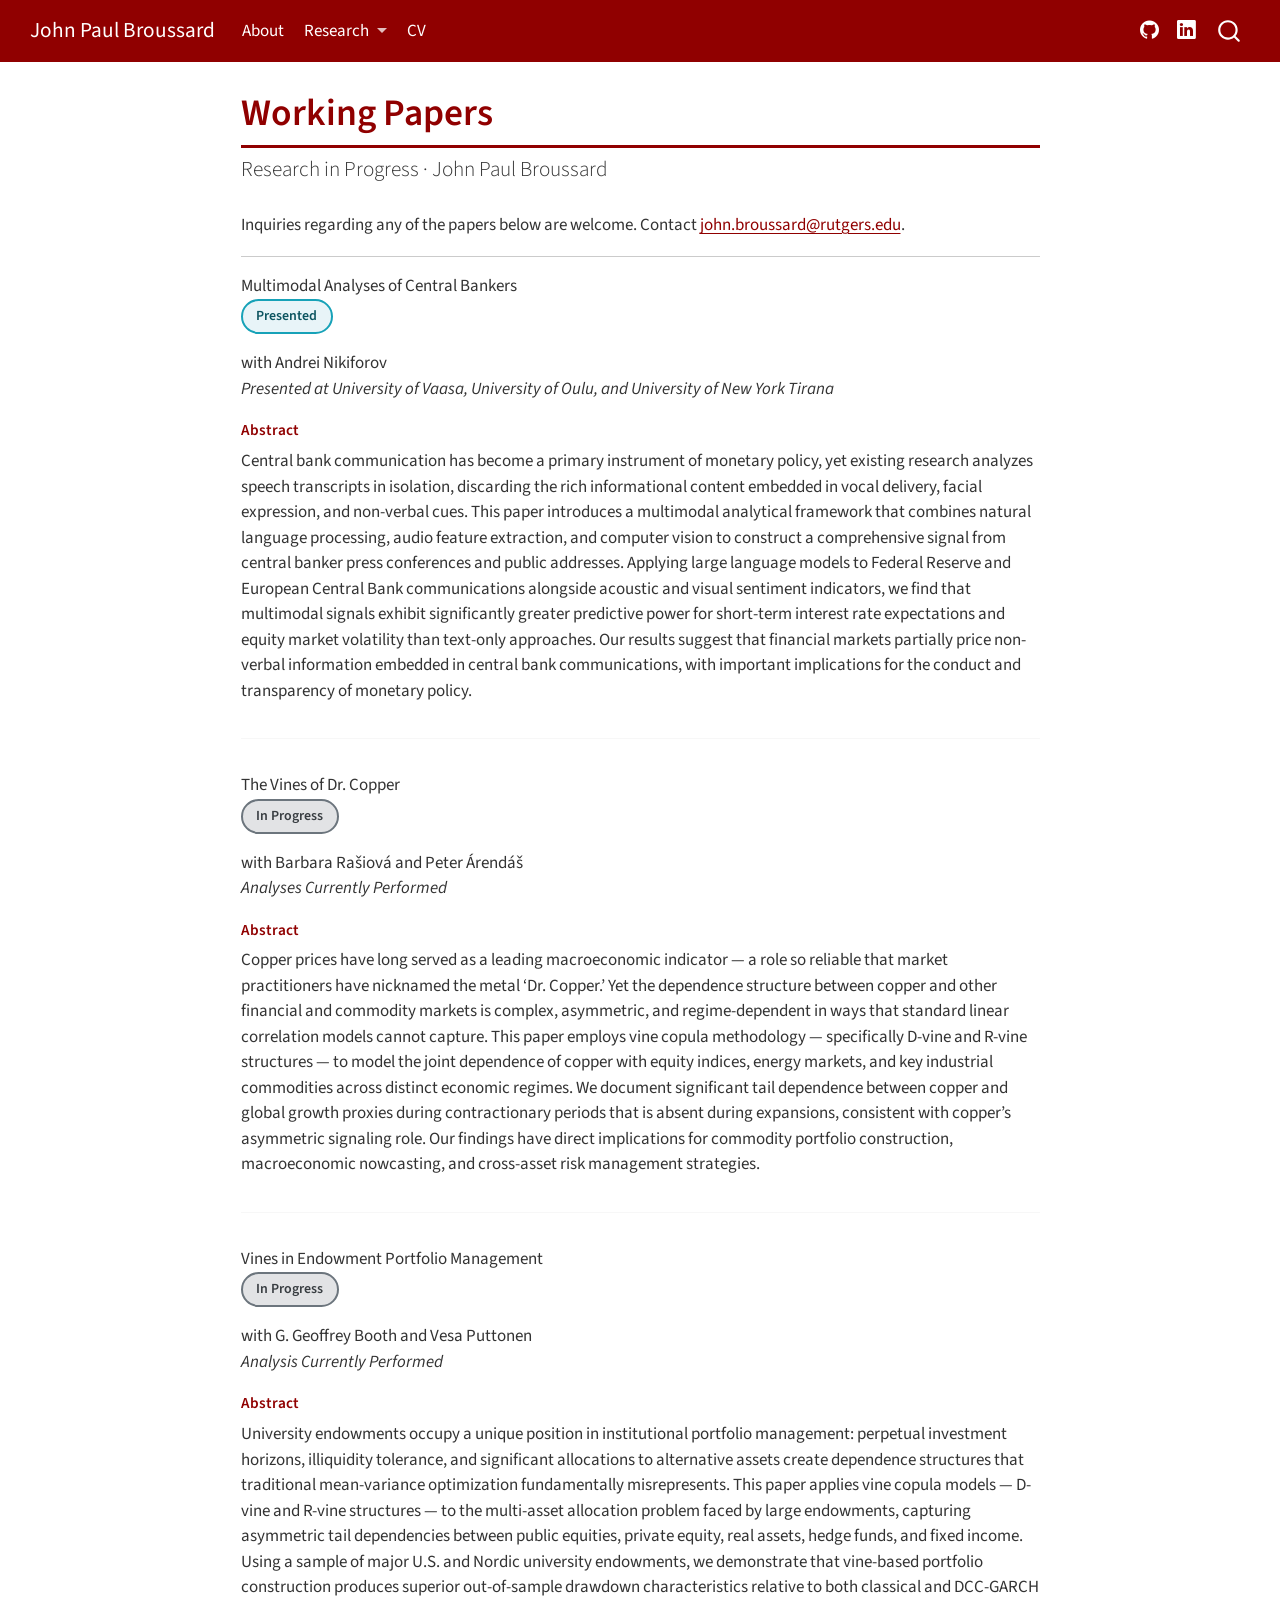
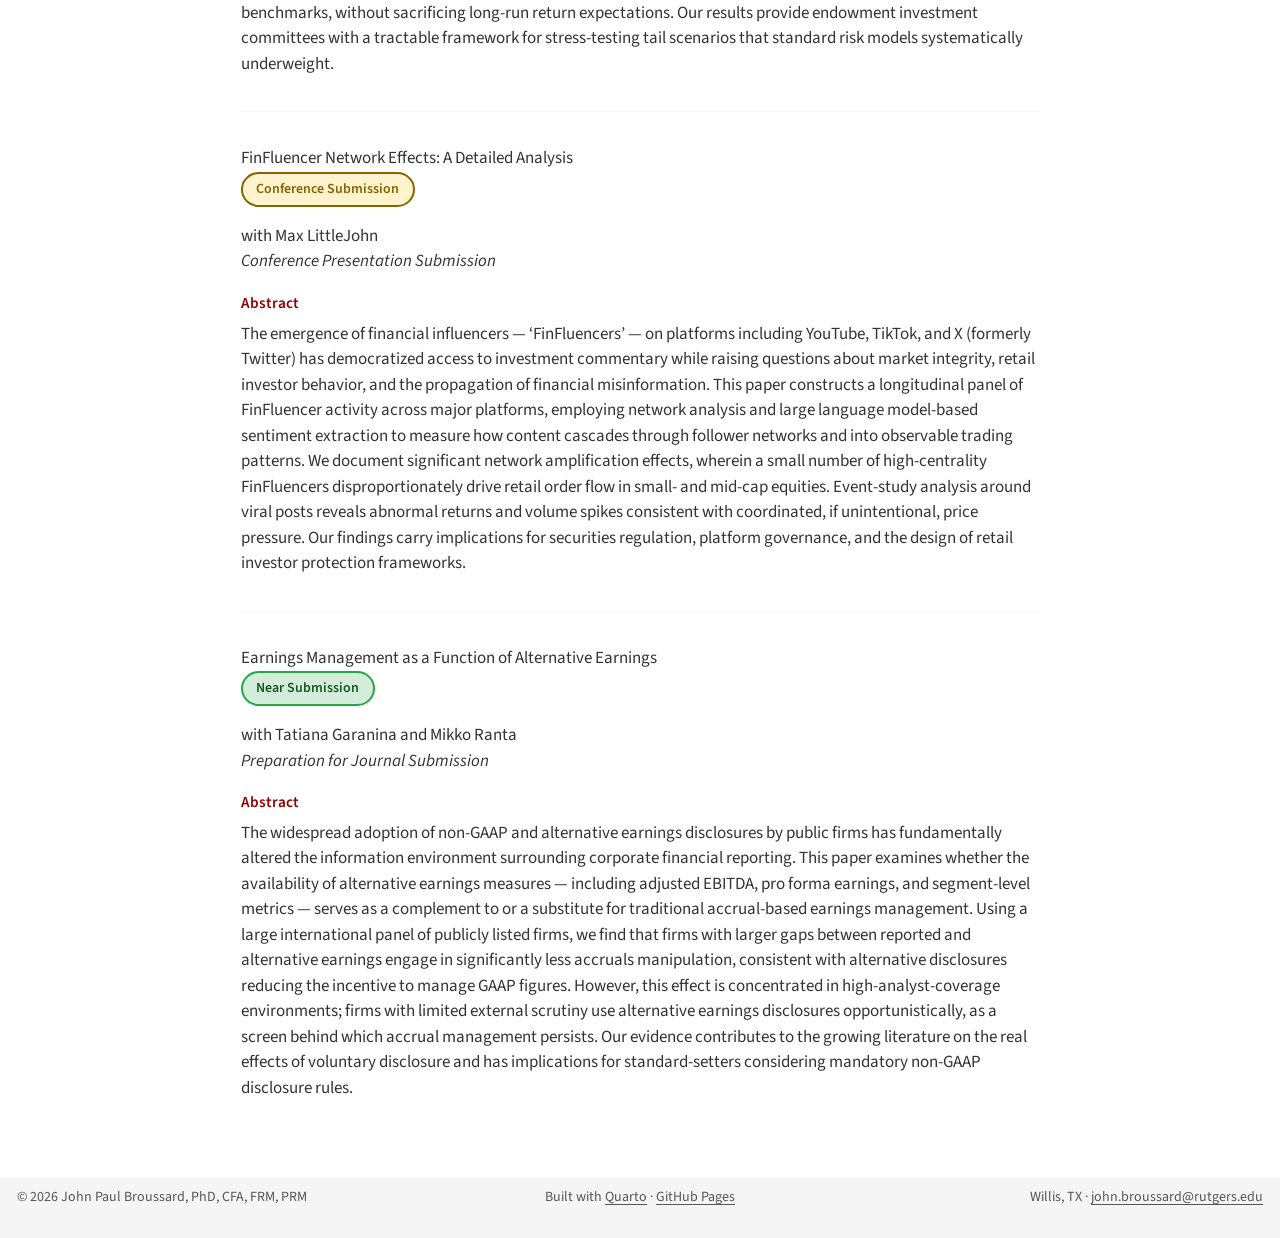
<file: papers.html>
<!DOCTYPE html>
<html xmlns="http://www.w3.org/1999/xhtml" lang="en" xml:lang="en"><head>

<meta charset="utf-8">
<meta name="generator" content="quarto-1.7.32">

<meta name="viewport" content="width=device-width, initial-scale=1.0, user-scalable=yes">


<title>Working Papers – J.P. Broussard, PhD</title>
<style>
code{white-space: pre-wrap;}
span.smallcaps{font-variant: small-caps;}
div.columns{display: flex; gap: min(4vw, 1.5em);}
div.column{flex: auto; overflow-x: auto;}
div.hanging-indent{margin-left: 1.5em; text-indent: -1.5em;}
ul.task-list{list-style: none;}
ul.task-list li input[type="checkbox"] {
  width: 0.8em;
  margin: 0 0.8em 0.2em -1em; /* quarto-specific, see https://github.com/quarto-dev/quarto-cli/issues/4556 */ 
  vertical-align: middle;
}
</style>


<script src="site_libs/quarto-nav/quarto-nav.js"></script>
<script src="site_libs/quarto-nav/headroom.min.js"></script>
<script src="site_libs/clipboard/clipboard.min.js"></script>
<script src="site_libs/quarto-search/autocomplete.umd.js"></script>
<script src="site_libs/quarto-search/fuse.min.js"></script>
<script src="site_libs/quarto-search/quarto-search.js"></script>
<meta name="quarto:offset" content="./">
<script src="site_libs/quarto-html/quarto.js" type="module"></script>
<script src="site_libs/quarto-html/tabsets/tabsets.js" type="module"></script>
<script src="site_libs/quarto-html/popper.min.js"></script>
<script src="site_libs/quarto-html/tippy.umd.min.js"></script>
<script src="site_libs/quarto-html/anchor.min.js"></script>
<link href="site_libs/quarto-html/tippy.css" rel="stylesheet">
<link href="site_libs/quarto-html/quarto-syntax-highlighting-37eea08aefeeee20ff55810ff984fec1.css" rel="stylesheet" id="quarto-text-highlighting-styles">
<script src="site_libs/bootstrap/bootstrap.min.js"></script>
<link href="site_libs/bootstrap/bootstrap-icons.css" rel="stylesheet">
<link href="site_libs/bootstrap/bootstrap-e0281ac1e2020b3fc5a706e99192a4e7.min.css" rel="stylesheet" append-hash="true" id="quarto-bootstrap" data-mode="light">
<script id="quarto-search-options" type="application/json">{
  "location": "navbar",
  "copy-button": false,
  "collapse-after": 3,
  "panel-placement": "end",
  "type": "overlay",
  "limit": 50,
  "keyboard-shortcut": [
    "f",
    "/",
    "s"
  ],
  "show-item-context": false,
  "language": {
    "search-no-results-text": "No results",
    "search-matching-documents-text": "matching documents",
    "search-copy-link-title": "Copy link to search",
    "search-hide-matches-text": "Hide additional matches",
    "search-more-match-text": "more match in this document",
    "search-more-matches-text": "more matches in this document",
    "search-clear-button-title": "Clear",
    "search-text-placeholder": "",
    "search-detached-cancel-button-title": "Cancel",
    "search-submit-button-title": "Submit",
    "search-label": "Search"
  }
}</script>


</head>

<body class="nav-fixed fullcontent quarto-light">

<div id="quarto-search-results"></div>
  <header id="quarto-header" class="headroom fixed-top">
    <nav class="navbar navbar-expand-lg " data-bs-theme="dark">
      <div class="navbar-container container-fluid">
      <div class="navbar-brand-container mx-auto">
    <a class="navbar-brand" href="./index.html">
    <span class="navbar-title">John Paul Broussard</span>
    </a>
  </div>
            <div id="quarto-search" class="" title="Search"></div>
          <button class="navbar-toggler" type="button" data-bs-toggle="collapse" data-bs-target="#navbarCollapse" aria-controls="navbarCollapse" role="menu" aria-expanded="false" aria-label="Toggle navigation" onclick="if (window.quartoToggleHeadroom) { window.quartoToggleHeadroom(); }">
  <span class="navbar-toggler-icon"></span>
</button>
          <div class="collapse navbar-collapse" id="navbarCollapse">
            <ul class="navbar-nav navbar-nav-scroll me-auto">
  <li class="nav-item">
    <a class="nav-link" href="./index.html"> 
<span class="menu-text">About</span></a>
  </li>  
  <li class="nav-item dropdown ">
    <a class="nav-link dropdown-toggle" href="#" id="nav-menu-research" role="link" data-bs-toggle="dropdown" aria-expanded="false">
 <span class="menu-text">Research</span>
    </a>
    <ul class="dropdown-menu" aria-labelledby="nav-menu-research">    
        <li>
    <a class="dropdown-item" href="./research.html">
 <span class="dropdown-text">Publications &amp; Activity</span></a>
  </li>  
        <li>
    <a class="dropdown-item" href="./papers.html">
 <span class="dropdown-text">Working Papers</span></a>
  </li>  
    </ul>
  </li>
  <li class="nav-item">
    <a class="nav-link" href="./cv.html"> 
<span class="menu-text">CV</span></a>
  </li>  
</ul>
            <ul class="navbar-nav navbar-nav-scroll ms-auto">
  <li class="nav-item compact">
    <a class="nav-link" href="https://github.com/fibrou"> <i class="bi bi-github" role="img" aria-label="GitHub">
</i> 
<span class="menu-text"></span></a>
  </li>  
  <li class="nav-item compact">
    <a class="nav-link" href="https://tinyurl.com/5bfex8hv"> <i class="bi bi-linkedin" role="img" aria-label="LinkedIn">
</i> 
<span class="menu-text"></span></a>
  </li>  
</ul>
          </div> <!-- /navcollapse -->
            <div class="quarto-navbar-tools">
</div>
      </div> <!-- /container-fluid -->
    </nav>
</header>
<!-- content -->
<div id="quarto-content" class="quarto-container page-columns page-rows-contents page-layout-article page-navbar">
<!-- sidebar -->
<!-- margin-sidebar -->
    
<!-- main -->
<main class="content" id="quarto-document-content">

<header id="title-block-header" class="quarto-title-block default">
<div class="quarto-title">
<h1 class="title">Working Papers</h1>
<p class="subtitle lead">Research in Progress · John Paul Broussard</p>
</div>



<div class="quarto-title-meta">

    
  
    
  </div>
  


</header>


<p>Inquiries regarding any of the papers below are welcome. Contact <a href="mailto:john.broussard@rutgers.edu">john.broussard@rutgers.edu</a>.</p>
<hr>
<div class="working-paper-card">
<div class="wp-header">
<div class="wp-title">
Multimodal Analyses of Central Bankers
</div>
<p><span style="display:inline-block;padding:0.3rem 0.8rem;border-radius:20px;font-size:0.82rem;font-weight:600;white-space:nowrap;background:#e8f4f8;color:#0c5460;border:2px solid #17a2b8;">Presented</span></p>
</div>
<div class="wp-authors">
with Andrei Nikiforov
</div>
<div class="wp-target">
<em>Presented at University of Vaasa, University of Oulu, and University of New York Tirana</em>
</div>
<div style="margin-top:1rem;">
<div style="font-weight:600;font-size:0.9rem;color:#900000;margin-bottom:0.4rem;">
Abstract
</div>
<div class="wp-abstract-preview">
Central bank communication has become a primary instrument of monetary policy, yet existing research analyzes speech transcripts in isolation, discarding the rich informational content embedded in vocal delivery, facial expression, and non-verbal cues. This paper introduces a multimodal analytical framework that combines natural language processing, audio feature extraction, and computer vision to construct a comprehensive signal from central banker press conferences and public addresses. Applying large language models to Federal Reserve and European Central Bank communications alongside acoustic and visual sentiment indicators, we find that multimodal signals exhibit significantly greater predictive power for short-term interest rate expectations and equity market volatility than text-only approaches. Our results suggest that financial markets partially price non-verbal information embedded in central bank communications, with important implications for the conduct and transparency of monetary policy.
</div>
</div>
</div>
<hr style="margin:2rem 0;border-color:#e0e0e0;">
<div class="working-paper-card">
<div class="wp-header">
<div class="wp-title">
The Vines of Dr.&nbsp;Copper
</div>
<p><span style="display:inline-block;padding:0.3rem 0.8rem;border-radius:20px;font-size:0.82rem;font-weight:600;white-space:nowrap;background:#e2e3e5;color:#383d41;border:2px solid #6c757d;">In Progress</span></p>
</div>
<div class="wp-authors">
with Barbara Rašiová and Peter Árendáš
</div>
<div class="wp-target">
<em>Analyses Currently Performed</em>
</div>
<div style="margin-top:1rem;">
<div style="font-weight:600;font-size:0.9rem;color:#900000;margin-bottom:0.4rem;">
Abstract
</div>
<div class="wp-abstract-preview">
Copper prices have long served as a leading macroeconomic indicator — a role so reliable that market practitioners have nicknamed the metal ‘Dr.&nbsp;Copper.’ Yet the dependence structure between copper and other financial and commodity markets is complex, asymmetric, and regime-dependent in ways that standard linear correlation models cannot capture. This paper employs vine copula methodology — specifically D-vine and R-vine structures — to model the joint dependence of copper with equity indices, energy markets, and key industrial commodities across distinct economic regimes. We document significant tail dependence between copper and global growth proxies during contractionary periods that is absent during expansions, consistent with copper’s asymmetric signaling role. Our findings have direct implications for commodity portfolio construction, macroeconomic nowcasting, and cross-asset risk management strategies.
</div>
</div>
</div>
<hr style="margin:2rem 0;border-color:#e0e0e0;">
<div class="working-paper-card">
<div class="wp-header">
<div class="wp-title">
Vines in Endowment Portfolio Management
</div>
<p><span style="display:inline-block;padding:0.3rem 0.8rem;border-radius:20px;font-size:0.82rem;font-weight:600;white-space:nowrap;background:#e2e3e5;color:#383d41;border:2px solid #6c757d;">In Progress</span></p>
</div>
<div class="wp-authors">
with G. Geoffrey Booth and Vesa Puttonen
</div>
<div class="wp-target">
<em>Analysis Currently Performed</em>
</div>
<div style="margin-top:1rem;">
<div style="font-weight:600;font-size:0.9rem;color:#900000;margin-bottom:0.4rem;">
Abstract
</div>
<div class="wp-abstract-preview">
University endowments occupy a unique position in institutional portfolio management: perpetual investment horizons, illiquidity tolerance, and significant allocations to alternative assets create dependence structures that traditional mean-variance optimization fundamentally misrepresents. This paper applies vine copula models — D-vine and R-vine structures — to the multi-asset allocation problem faced by large endowments, capturing asymmetric tail dependencies between public equities, private equity, real assets, hedge funds, and fixed income. Using a sample of major U.S. and Nordic university endowments, we demonstrate that vine-based portfolio construction produces superior out-of-sample drawdown characteristics relative to both classical and DCC-GARCH benchmarks, without sacrificing long-run return expectations. Our results provide endowment investment committees with a tractable framework for stress-testing tail scenarios that standard risk models systematically underweight.
</div>
</div>
</div>
<hr style="margin:2rem 0;border-color:#e0e0e0;">
<div class="working-paper-card">
<div class="wp-header">
<div class="wp-title">
FinFluencer Network Effects: A Detailed Analysis
</div>
<p><span style="display:inline-block;padding:0.3rem 0.8rem;border-radius:20px;font-size:0.82rem;font-weight:600;white-space:nowrap;background:#fff3cd;color:#856404;border:2px solid #856404;">Conference Submission</span></p>
</div>
<div class="wp-authors">
with Max LittleJohn
</div>
<div class="wp-target">
<em>Conference Presentation Submission</em>
</div>
<div style="margin-top:1rem;">
<div style="font-weight:600;font-size:0.9rem;color:#900000;margin-bottom:0.4rem;">
Abstract
</div>
<div class="wp-abstract-preview">
The emergence of financial influencers — ‘FinFluencers’ — on platforms including YouTube, TikTok, and X (formerly Twitter) has democratized access to investment commentary while raising questions about market integrity, retail investor behavior, and the propagation of financial misinformation. This paper constructs a longitudinal panel of FinFluencer activity across major platforms, employing network analysis and large language model-based sentiment extraction to measure how content cascades through follower networks and into observable trading patterns. We document significant network amplification effects, wherein a small number of high-centrality FinFluencers disproportionately drive retail order flow in small- and mid-cap equities. Event-study analysis around viral posts reveals abnormal returns and volume spikes consistent with coordinated, if unintentional, price pressure. Our findings carry implications for securities regulation, platform governance, and the design of retail investor protection frameworks.
</div>
</div>
</div>
<hr style="margin:2rem 0;border-color:#e0e0e0;">
<div class="working-paper-card">
<div class="wp-header">
<div class="wp-title">
Earnings Management as a Function of Alternative Earnings
</div>
<p><span style="display:inline-block;padding:0.3rem 0.8rem;border-radius:20px;font-size:0.82rem;font-weight:600;white-space:nowrap;background:#d4edda;color:#155724;border:2px solid #28a745;">Near Submission</span></p>
</div>
<div class="wp-authors">
with Tatiana Garanina and Mikko Ranta
</div>
<div class="wp-target">
<em>Preparation for Journal Submission</em>
</div>
<div style="margin-top:1rem;">
<div style="font-weight:600;font-size:0.9rem;color:#900000;margin-bottom:0.4rem;">
Abstract
</div>
<div class="wp-abstract-preview">
The widespread adoption of non-GAAP and alternative earnings disclosures by public firms has fundamentally altered the information environment surrounding corporate financial reporting. This paper examines whether the availability of alternative earnings measures — including adjusted EBITDA, pro forma earnings, and segment-level metrics — serves as a complement to or a substitute for traditional accrual-based earnings management. Using a large international panel of publicly listed firms, we find that firms with larger gaps between reported and alternative earnings engage in significantly less accruals manipulation, consistent with alternative disclosures reducing the incentive to manage GAAP figures. However, this effect is concentrated in high-analyst-coverage environments; firms with limited external scrutiny use alternative earnings disclosures opportunistically, as a screen behind which accrual management persists. Our evidence contributes to the growing literature on the real effects of voluntary disclosure and has implications for standard-setters considering mandatory non-GAAP disclosure rules.
</div>
</div>
</div>



</main> <!-- /main -->
<script id="quarto-html-after-body" type="application/javascript">
  window.document.addEventListener("DOMContentLoaded", function (event) {
    const icon = "";
    const anchorJS = new window.AnchorJS();
    anchorJS.options = {
      placement: 'right',
      icon: icon
    };
    anchorJS.add('.anchored');
    const isCodeAnnotation = (el) => {
      for (const clz of el.classList) {
        if (clz.startsWith('code-annotation-')) {                     
          return true;
        }
      }
      return false;
    }
    const onCopySuccess = function(e) {
      // button target
      const button = e.trigger;
      // don't keep focus
      button.blur();
      // flash "checked"
      button.classList.add('code-copy-button-checked');
      var currentTitle = button.getAttribute("title");
      button.setAttribute("title", "Copied!");
      let tooltip;
      if (window.bootstrap) {
        button.setAttribute("data-bs-toggle", "tooltip");
        button.setAttribute("data-bs-placement", "left");
        button.setAttribute("data-bs-title", "Copied!");
        tooltip = new bootstrap.Tooltip(button, 
          { trigger: "manual", 
            customClass: "code-copy-button-tooltip",
            offset: [0, -8]});
        tooltip.show();    
      }
      setTimeout(function() {
        if (tooltip) {
          tooltip.hide();
          button.removeAttribute("data-bs-title");
          button.removeAttribute("data-bs-toggle");
          button.removeAttribute("data-bs-placement");
        }
        button.setAttribute("title", currentTitle);
        button.classList.remove('code-copy-button-checked');
      }, 1000);
      // clear code selection
      e.clearSelection();
    }
    const getTextToCopy = function(trigger) {
        const codeEl = trigger.previousElementSibling.cloneNode(true);
        for (const childEl of codeEl.children) {
          if (isCodeAnnotation(childEl)) {
            childEl.remove();
          }
        }
        return codeEl.innerText;
    }
    const clipboard = new window.ClipboardJS('.code-copy-button:not([data-in-quarto-modal])', {
      text: getTextToCopy
    });
    clipboard.on('success', onCopySuccess);
    if (window.document.getElementById('quarto-embedded-source-code-modal')) {
      const clipboardModal = new window.ClipboardJS('.code-copy-button[data-in-quarto-modal]', {
        text: getTextToCopy,
        container: window.document.getElementById('quarto-embedded-source-code-modal')
      });
      clipboardModal.on('success', onCopySuccess);
    }
      var localhostRegex = new RegExp(/^(?:http|https):\/\/localhost\:?[0-9]*\//);
      var mailtoRegex = new RegExp(/^mailto:/);
        var filterRegex = new RegExp("https:\/\/fibrou\.github\.io\/JPBs-CV\/");
      var isInternal = (href) => {
          return filterRegex.test(href) || localhostRegex.test(href) || mailtoRegex.test(href);
      }
      // Inspect non-navigation links and adorn them if external
     var links = window.document.querySelectorAll('a[href]:not(.nav-link):not(.navbar-brand):not(.toc-action):not(.sidebar-link):not(.sidebar-item-toggle):not(.pagination-link):not(.no-external):not([aria-hidden]):not(.dropdown-item):not(.quarto-navigation-tool):not(.about-link)');
      for (var i=0; i<links.length; i++) {
        const link = links[i];
        if (!isInternal(link.href)) {
          // undo the damage that might have been done by quarto-nav.js in the case of
          // links that we want to consider external
          if (link.dataset.originalHref !== undefined) {
            link.href = link.dataset.originalHref;
          }
            // target, if specified
            link.setAttribute("target", "_blank");
            if (link.getAttribute("rel") === null) {
              link.setAttribute("rel", "noopener");
            }
        }
      }
    function tippyHover(el, contentFn, onTriggerFn, onUntriggerFn) {
      const config = {
        allowHTML: true,
        maxWidth: 500,
        delay: 100,
        arrow: false,
        appendTo: function(el) {
            return el.parentElement;
        },
        interactive: true,
        interactiveBorder: 10,
        theme: 'quarto',
        placement: 'bottom-start',
      };
      if (contentFn) {
        config.content = contentFn;
      }
      if (onTriggerFn) {
        config.onTrigger = onTriggerFn;
      }
      if (onUntriggerFn) {
        config.onUntrigger = onUntriggerFn;
      }
      window.tippy(el, config); 
    }
    const noterefs = window.document.querySelectorAll('a[role="doc-noteref"]');
    for (var i=0; i<noterefs.length; i++) {
      const ref = noterefs[i];
      tippyHover(ref, function() {
        // use id or data attribute instead here
        let href = ref.getAttribute('data-footnote-href') || ref.getAttribute('href');
        try { href = new URL(href).hash; } catch {}
        const id = href.replace(/^#\/?/, "");
        const note = window.document.getElementById(id);
        if (note) {
          return note.innerHTML;
        } else {
          return "";
        }
      });
    }
    const xrefs = window.document.querySelectorAll('a.quarto-xref');
    const processXRef = (id, note) => {
      // Strip column container classes
      const stripColumnClz = (el) => {
        el.classList.remove("page-full", "page-columns");
        if (el.children) {
          for (const child of el.children) {
            stripColumnClz(child);
          }
        }
      }
      stripColumnClz(note)
      if (id === null || id.startsWith('sec-')) {
        // Special case sections, only their first couple elements
        const container = document.createElement("div");
        if (note.children && note.children.length > 2) {
          container.appendChild(note.children[0].cloneNode(true));
          for (let i = 1; i < note.children.length; i++) {
            const child = note.children[i];
            if (child.tagName === "P" && child.innerText === "") {
              continue;
            } else {
              container.appendChild(child.cloneNode(true));
              break;
            }
          }
          if (window.Quarto?.typesetMath) {
            window.Quarto.typesetMath(container);
          }
          return container.innerHTML
        } else {
          if (window.Quarto?.typesetMath) {
            window.Quarto.typesetMath(note);
          }
          return note.innerHTML;
        }
      } else {
        // Remove any anchor links if they are present
        const anchorLink = note.querySelector('a.anchorjs-link');
        if (anchorLink) {
          anchorLink.remove();
        }
        if (window.Quarto?.typesetMath) {
          window.Quarto.typesetMath(note);
        }
        if (note.classList.contains("callout")) {
          return note.outerHTML;
        } else {
          return note.innerHTML;
        }
      }
    }
    for (var i=0; i<xrefs.length; i++) {
      const xref = xrefs[i];
      tippyHover(xref, undefined, function(instance) {
        instance.disable();
        let url = xref.getAttribute('href');
        let hash = undefined; 
        if (url.startsWith('#')) {
          hash = url;
        } else {
          try { hash = new URL(url).hash; } catch {}
        }
        if (hash) {
          const id = hash.replace(/^#\/?/, "");
          const note = window.document.getElementById(id);
          if (note !== null) {
            try {
              const html = processXRef(id, note.cloneNode(true));
              instance.setContent(html);
            } finally {
              instance.enable();
              instance.show();
            }
          } else {
            // See if we can fetch this
            fetch(url.split('#')[0])
            .then(res => res.text())
            .then(html => {
              const parser = new DOMParser();
              const htmlDoc = parser.parseFromString(html, "text/html");
              const note = htmlDoc.getElementById(id);
              if (note !== null) {
                const html = processXRef(id, note);
                instance.setContent(html);
              } 
            }).finally(() => {
              instance.enable();
              instance.show();
            });
          }
        } else {
          // See if we can fetch a full url (with no hash to target)
          // This is a special case and we should probably do some content thinning / targeting
          fetch(url)
          .then(res => res.text())
          .then(html => {
            const parser = new DOMParser();
            const htmlDoc = parser.parseFromString(html, "text/html");
            const note = htmlDoc.querySelector('main.content');
            if (note !== null) {
              // This should only happen for chapter cross references
              // (since there is no id in the URL)
              // remove the first header
              if (note.children.length > 0 && note.children[0].tagName === "HEADER") {
                note.children[0].remove();
              }
              const html = processXRef(null, note);
              instance.setContent(html);
            } 
          }).finally(() => {
            instance.enable();
            instance.show();
          });
        }
      }, function(instance) {
      });
    }
        let selectedAnnoteEl;
        const selectorForAnnotation = ( cell, annotation) => {
          let cellAttr = 'data-code-cell="' + cell + '"';
          let lineAttr = 'data-code-annotation="' +  annotation + '"';
          const selector = 'span[' + cellAttr + '][' + lineAttr + ']';
          return selector;
        }
        const selectCodeLines = (annoteEl) => {
          const doc = window.document;
          const targetCell = annoteEl.getAttribute("data-target-cell");
          const targetAnnotation = annoteEl.getAttribute("data-target-annotation");
          const annoteSpan = window.document.querySelector(selectorForAnnotation(targetCell, targetAnnotation));
          const lines = annoteSpan.getAttribute("data-code-lines").split(",");
          const lineIds = lines.map((line) => {
            return targetCell + "-" + line;
          })
          let top = null;
          let height = null;
          let parent = null;
          if (lineIds.length > 0) {
              //compute the position of the single el (top and bottom and make a div)
              const el = window.document.getElementById(lineIds[0]);
              top = el.offsetTop;
              height = el.offsetHeight;
              parent = el.parentElement.parentElement;
            if (lineIds.length > 1) {
              const lastEl = window.document.getElementById(lineIds[lineIds.length - 1]);
              const bottom = lastEl.offsetTop + lastEl.offsetHeight;
              height = bottom - top;
            }
            if (top !== null && height !== null && parent !== null) {
              // cook up a div (if necessary) and position it 
              let div = window.document.getElementById("code-annotation-line-highlight");
              if (div === null) {
                div = window.document.createElement("div");
                div.setAttribute("id", "code-annotation-line-highlight");
                div.style.position = 'absolute';
                parent.appendChild(div);
              }
              div.style.top = top - 2 + "px";
              div.style.height = height + 4 + "px";
              div.style.left = 0;
              let gutterDiv = window.document.getElementById("code-annotation-line-highlight-gutter");
              if (gutterDiv === null) {
                gutterDiv = window.document.createElement("div");
                gutterDiv.setAttribute("id", "code-annotation-line-highlight-gutter");
                gutterDiv.style.position = 'absolute';
                const codeCell = window.document.getElementById(targetCell);
                const gutter = codeCell.querySelector('.code-annotation-gutter');
                gutter.appendChild(gutterDiv);
              }
              gutterDiv.style.top = top - 2 + "px";
              gutterDiv.style.height = height + 4 + "px";
            }
            selectedAnnoteEl = annoteEl;
          }
        };
        const unselectCodeLines = () => {
          const elementsIds = ["code-annotation-line-highlight", "code-annotation-line-highlight-gutter"];
          elementsIds.forEach((elId) => {
            const div = window.document.getElementById(elId);
            if (div) {
              div.remove();
            }
          });
          selectedAnnoteEl = undefined;
        };
          // Handle positioning of the toggle
      window.addEventListener(
        "resize",
        throttle(() => {
          elRect = undefined;
          if (selectedAnnoteEl) {
            selectCodeLines(selectedAnnoteEl);
          }
        }, 10)
      );
      function throttle(fn, ms) {
      let throttle = false;
      let timer;
        return (...args) => {
          if(!throttle) { // first call gets through
              fn.apply(this, args);
              throttle = true;
          } else { // all the others get throttled
              if(timer) clearTimeout(timer); // cancel #2
              timer = setTimeout(() => {
                fn.apply(this, args);
                timer = throttle = false;
              }, ms);
          }
        };
      }
        // Attach click handler to the DT
        const annoteDls = window.document.querySelectorAll('dt[data-target-cell]');
        for (const annoteDlNode of annoteDls) {
          annoteDlNode.addEventListener('click', (event) => {
            const clickedEl = event.target;
            if (clickedEl !== selectedAnnoteEl) {
              unselectCodeLines();
              const activeEl = window.document.querySelector('dt[data-target-cell].code-annotation-active');
              if (activeEl) {
                activeEl.classList.remove('code-annotation-active');
              }
              selectCodeLines(clickedEl);
              clickedEl.classList.add('code-annotation-active');
            } else {
              // Unselect the line
              unselectCodeLines();
              clickedEl.classList.remove('code-annotation-active');
            }
          });
        }
    const findCites = (el) => {
      const parentEl = el.parentElement;
      if (parentEl) {
        const cites = parentEl.dataset.cites;
        if (cites) {
          return {
            el,
            cites: cites.split(' ')
          };
        } else {
          return findCites(el.parentElement)
        }
      } else {
        return undefined;
      }
    };
    var bibliorefs = window.document.querySelectorAll('a[role="doc-biblioref"]');
    for (var i=0; i<bibliorefs.length; i++) {
      const ref = bibliorefs[i];
      const citeInfo = findCites(ref);
      if (citeInfo) {
        tippyHover(citeInfo.el, function() {
          var popup = window.document.createElement('div');
          citeInfo.cites.forEach(function(cite) {
            var citeDiv = window.document.createElement('div');
            citeDiv.classList.add('hanging-indent');
            citeDiv.classList.add('csl-entry');
            var biblioDiv = window.document.getElementById('ref-' + cite);
            if (biblioDiv) {
              citeDiv.innerHTML = biblioDiv.innerHTML;
            }
            popup.appendChild(citeDiv);
          });
          return popup.innerHTML;
        });
      }
    }
  });
  </script>
</div> <!-- /content -->
<footer class="footer">
  <div class="nav-footer">
    <div class="nav-footer-left">
<p>© 2026 John Paul Broussard, PhD, CFA, FRM, PRM</p>
</div>   
    <div class="nav-footer-center">
<p>Built with <a href="https://quarto.org">Quarto</a> · <a href="https://pages.github.com">GitHub Pages</a></p>
</div>
    <div class="nav-footer-right">
<p>Willis, TX · <a href="mailto:john.broussard@rutgers.edu">john.broussard@rutgers.edu</a></p>
</div>
  </div>
</footer>




</body></html>
</file>
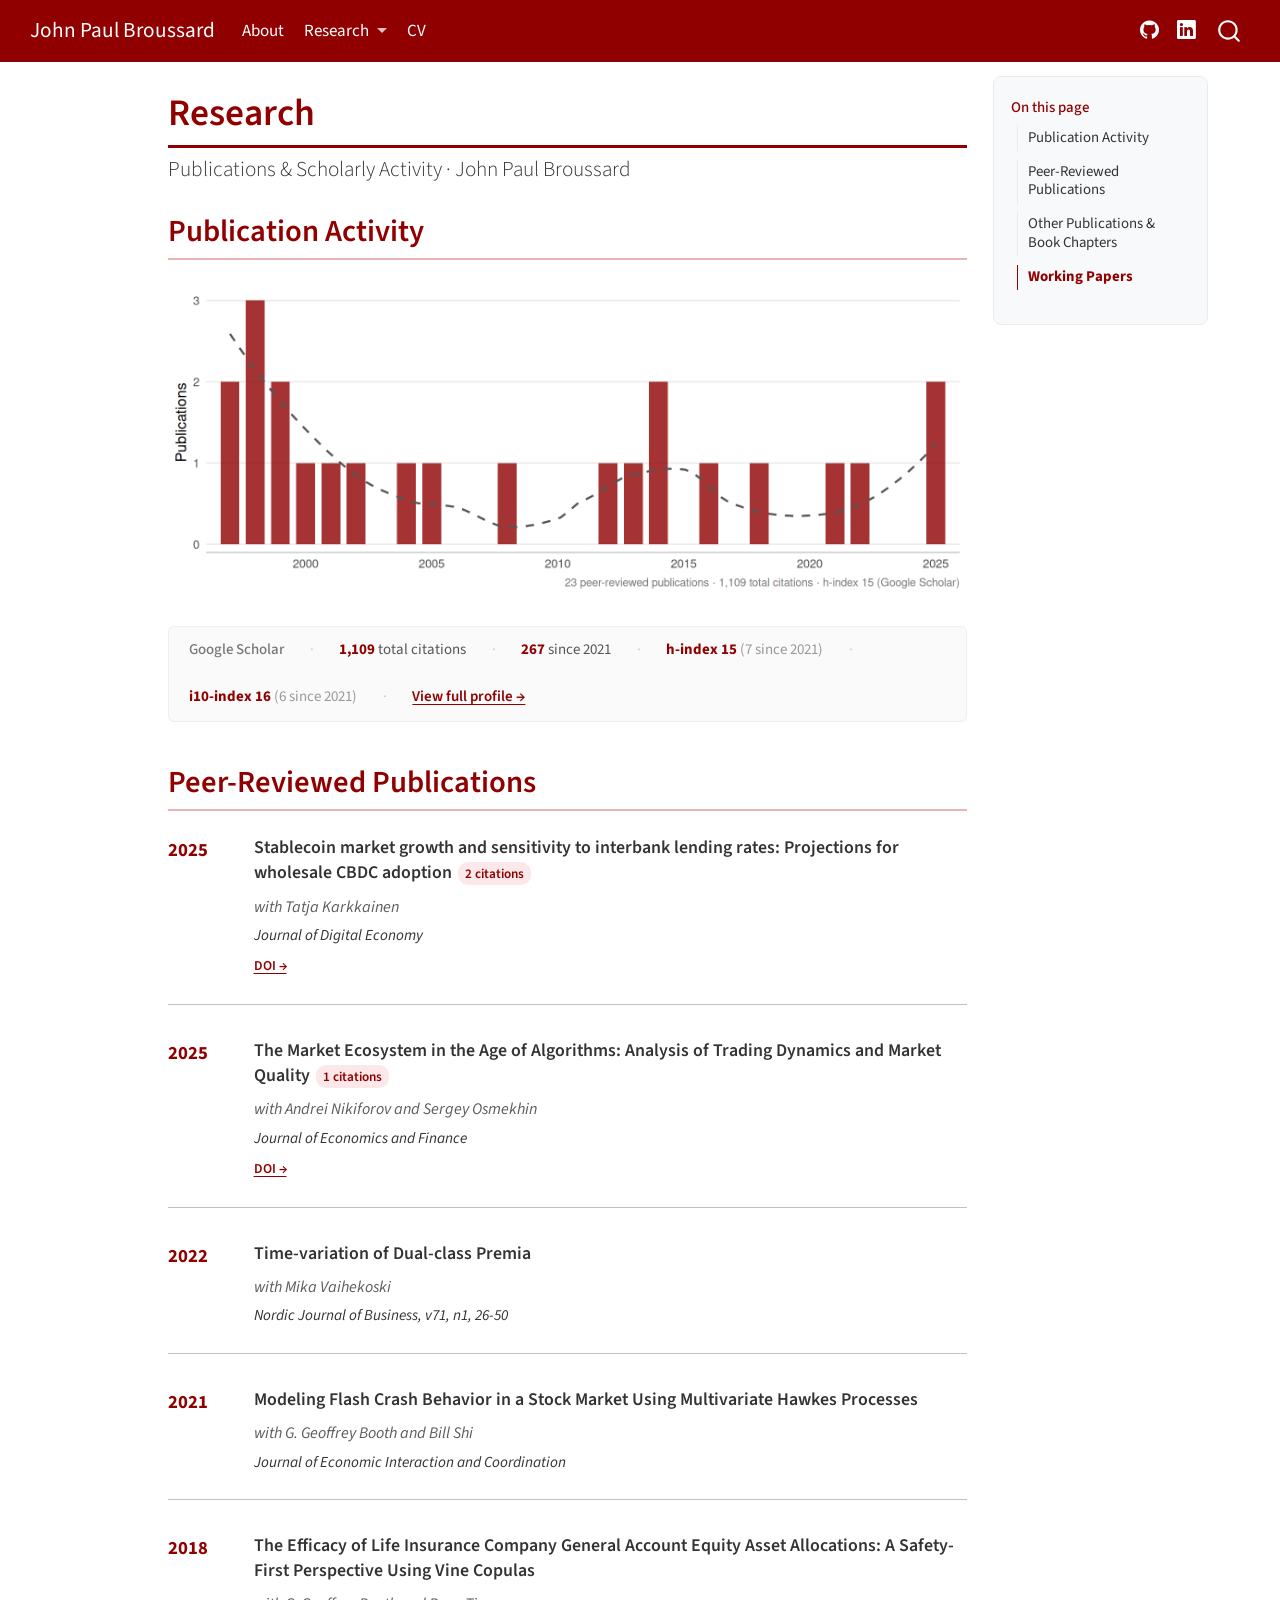
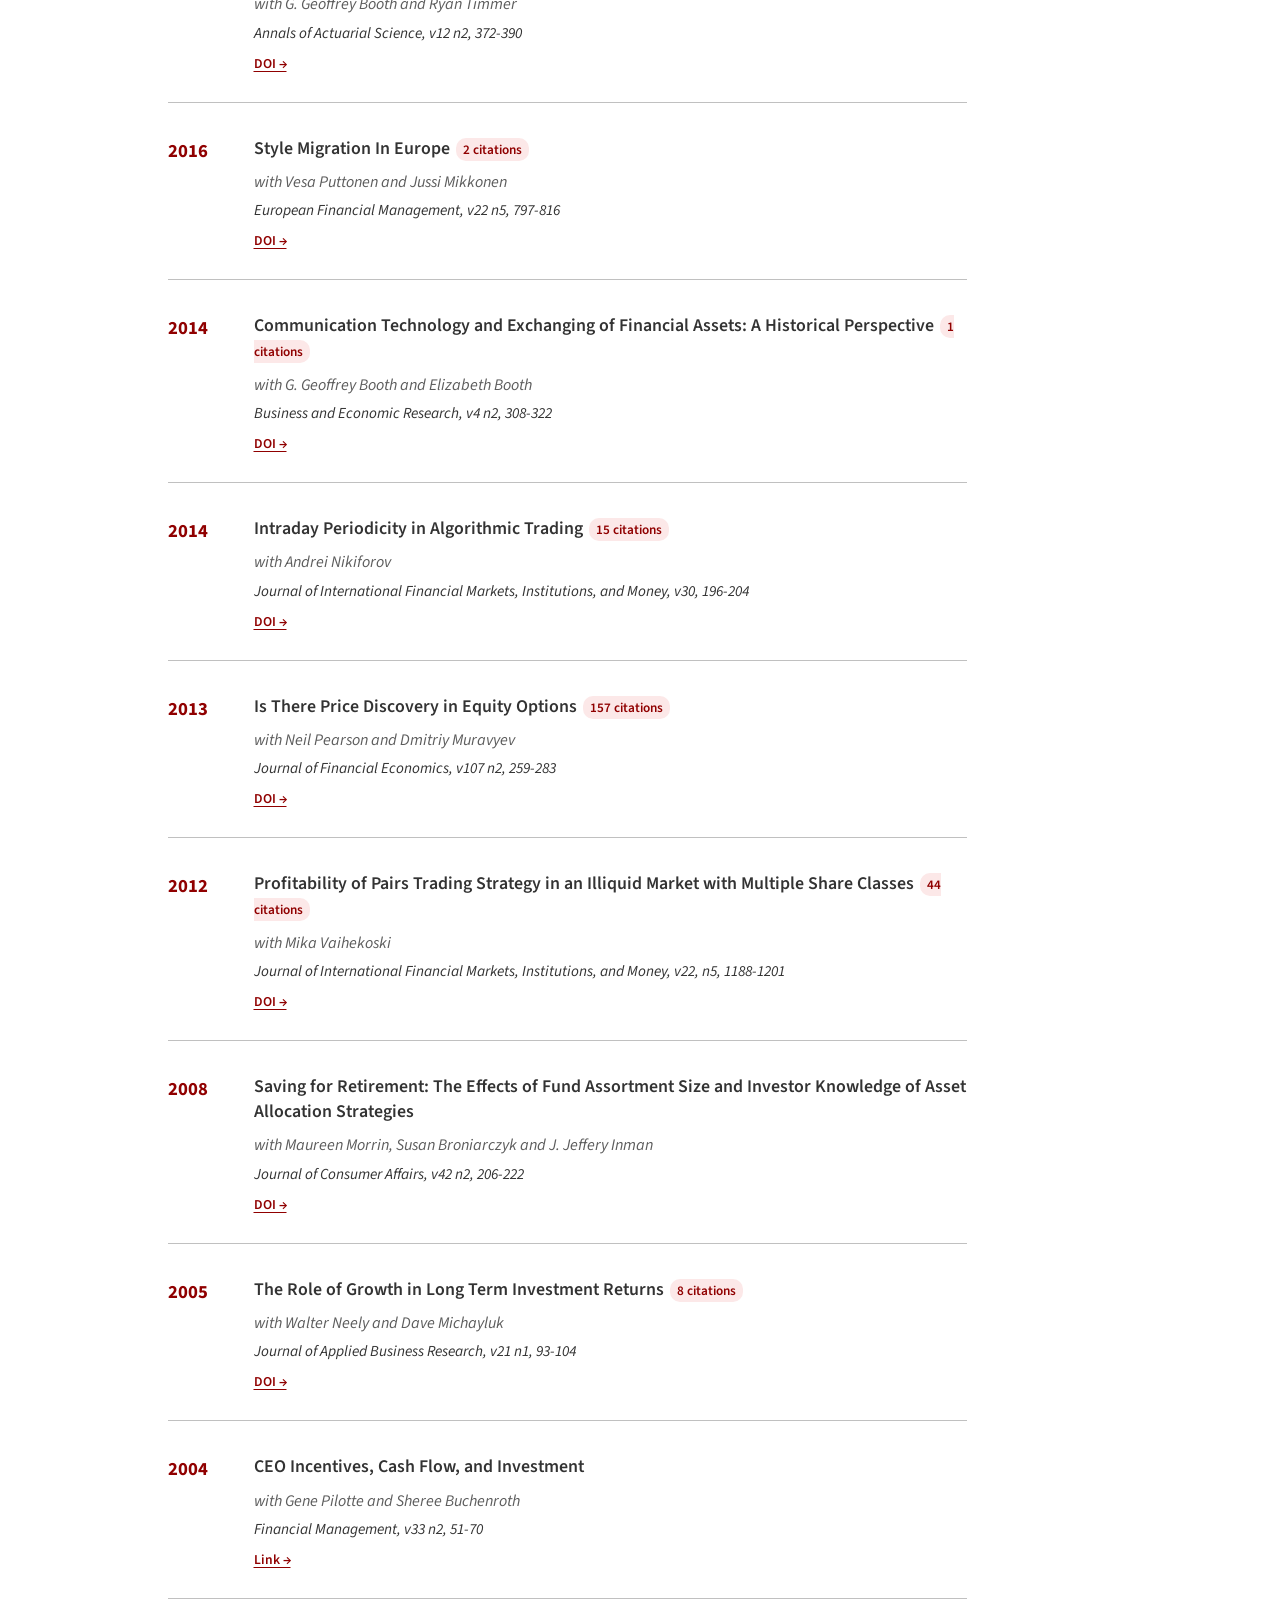
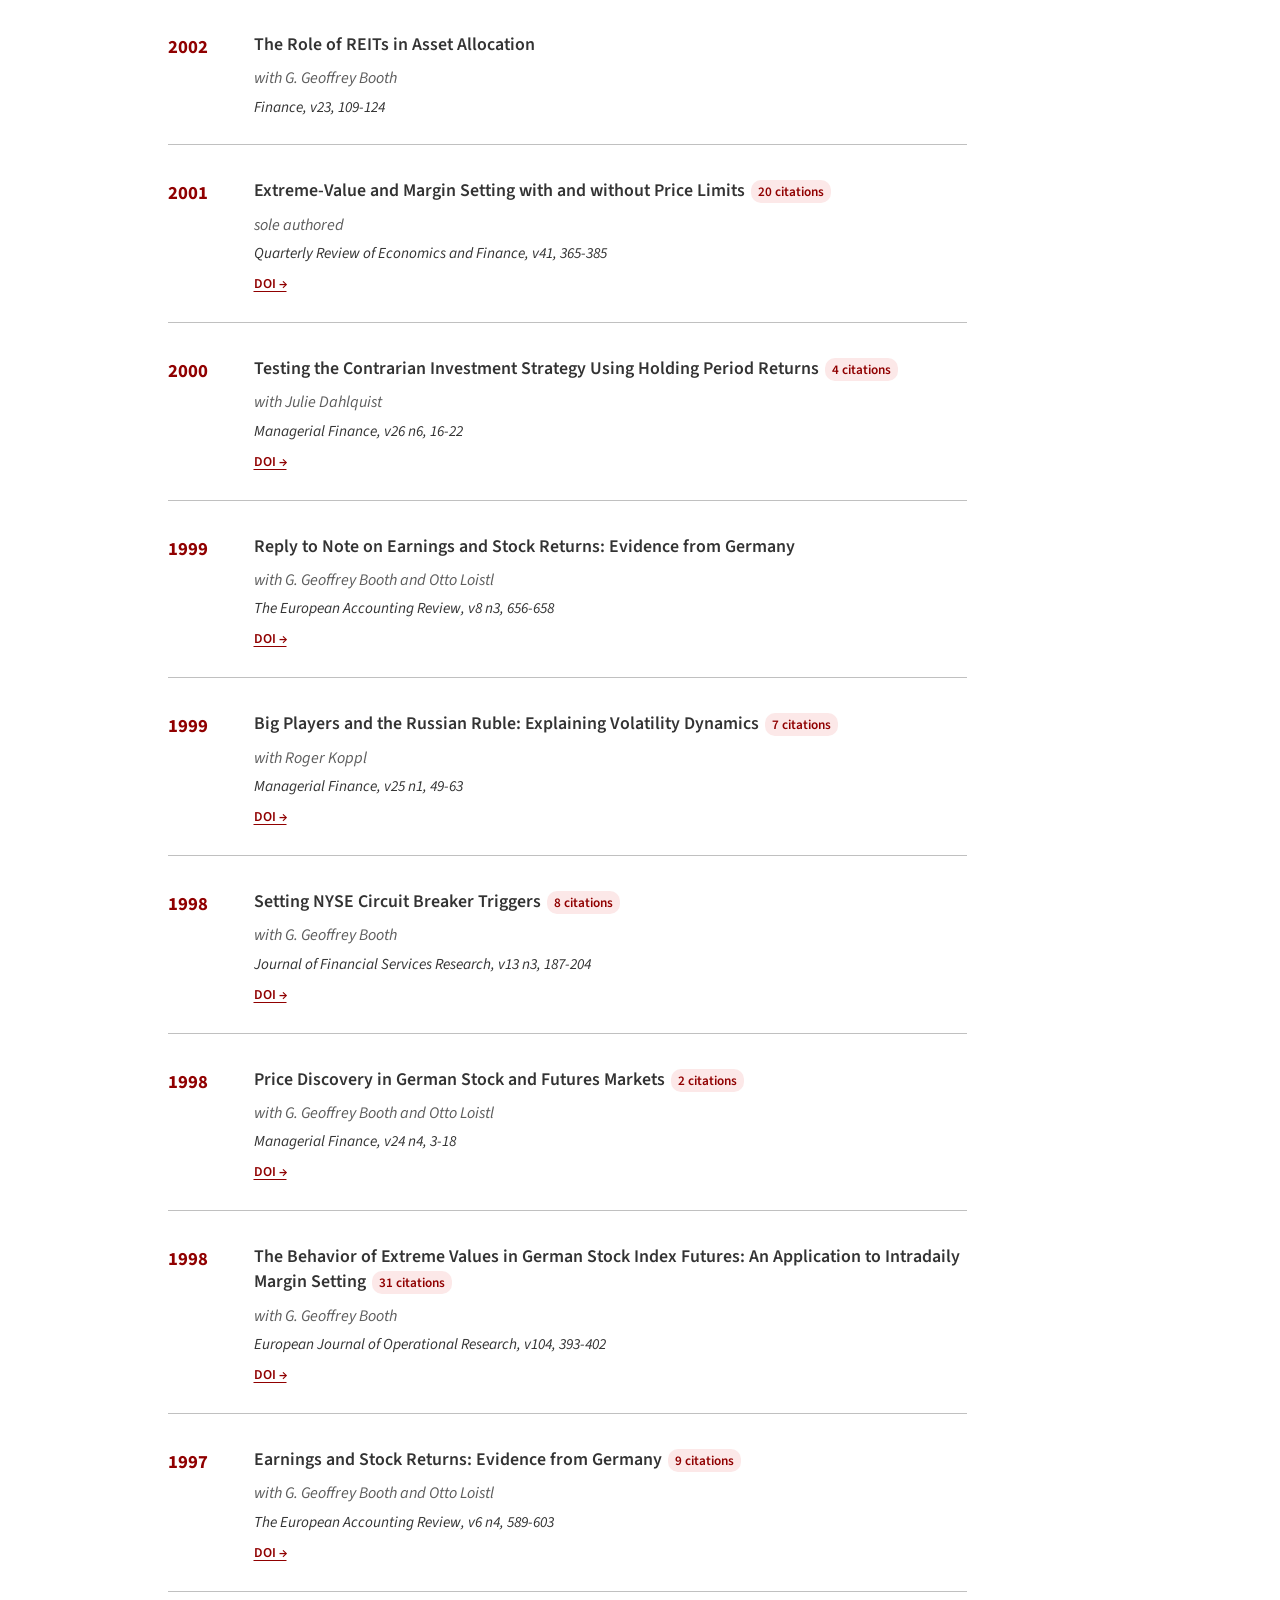
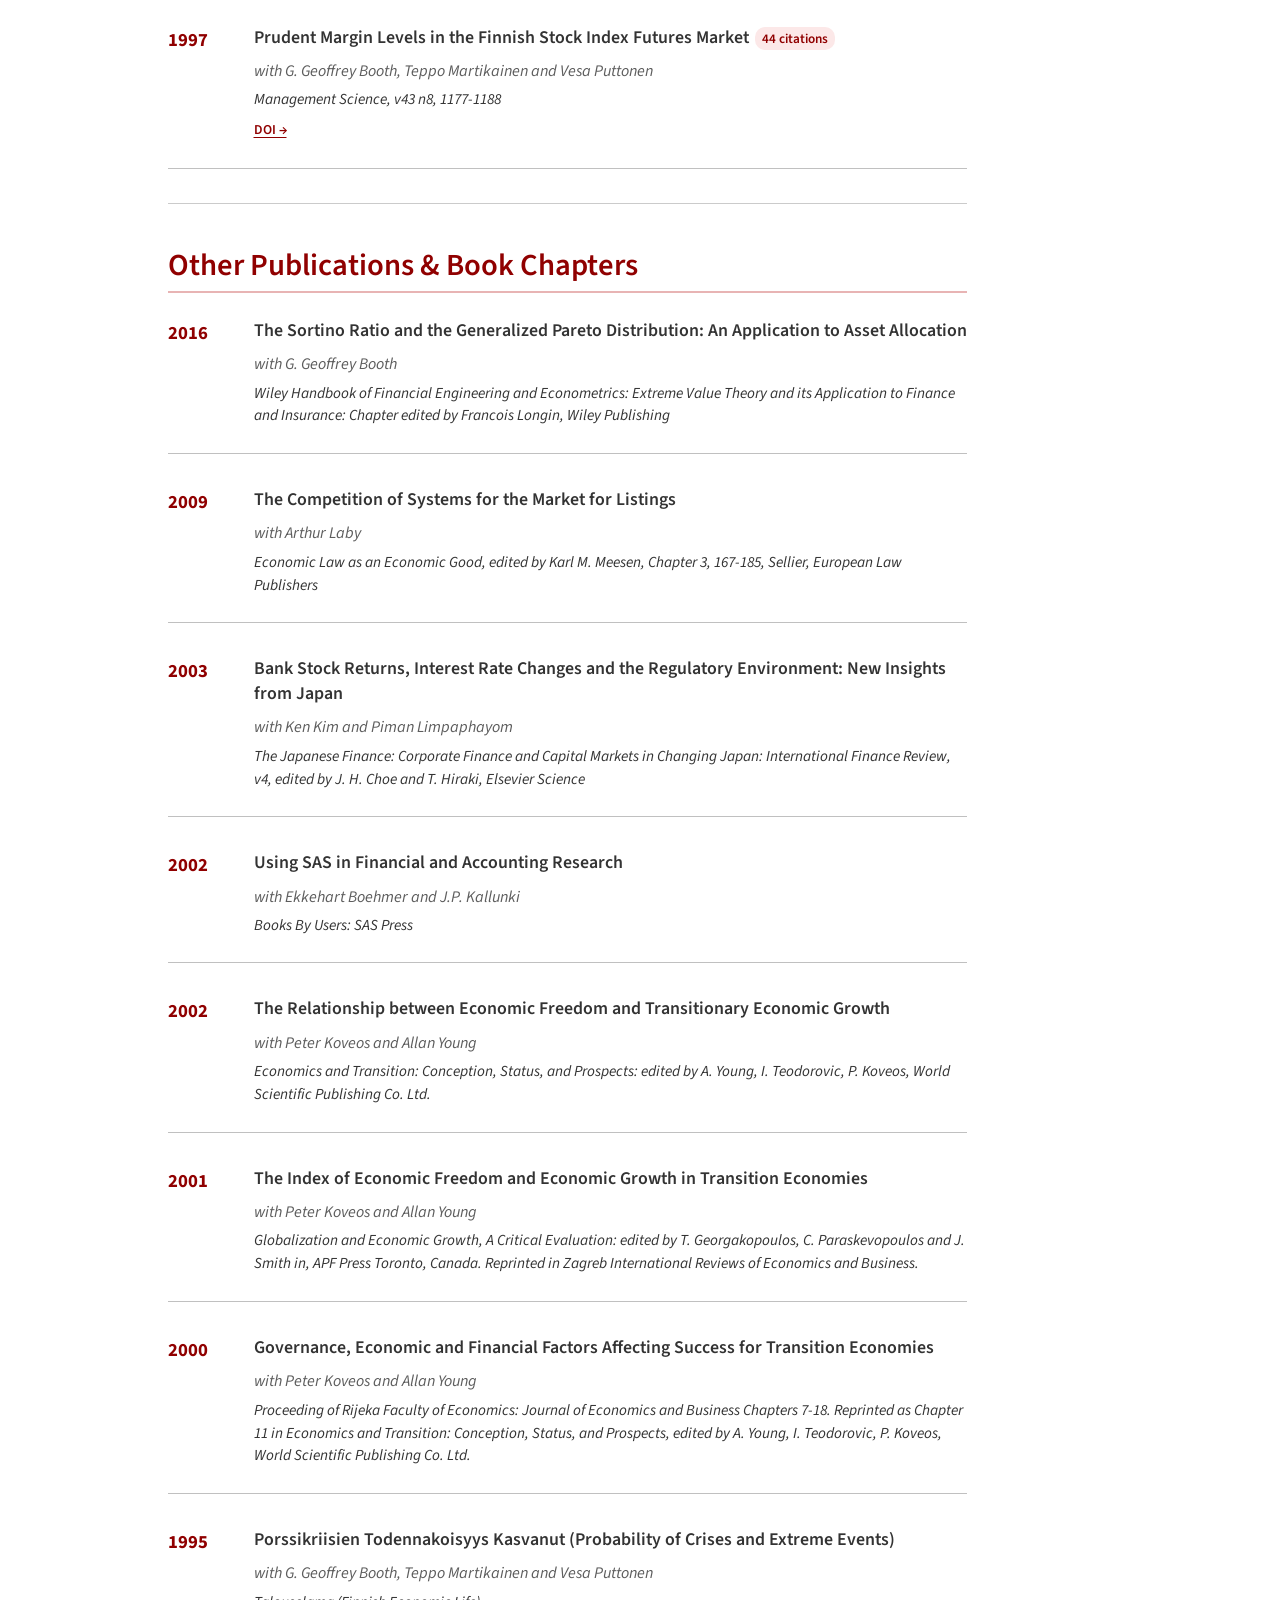
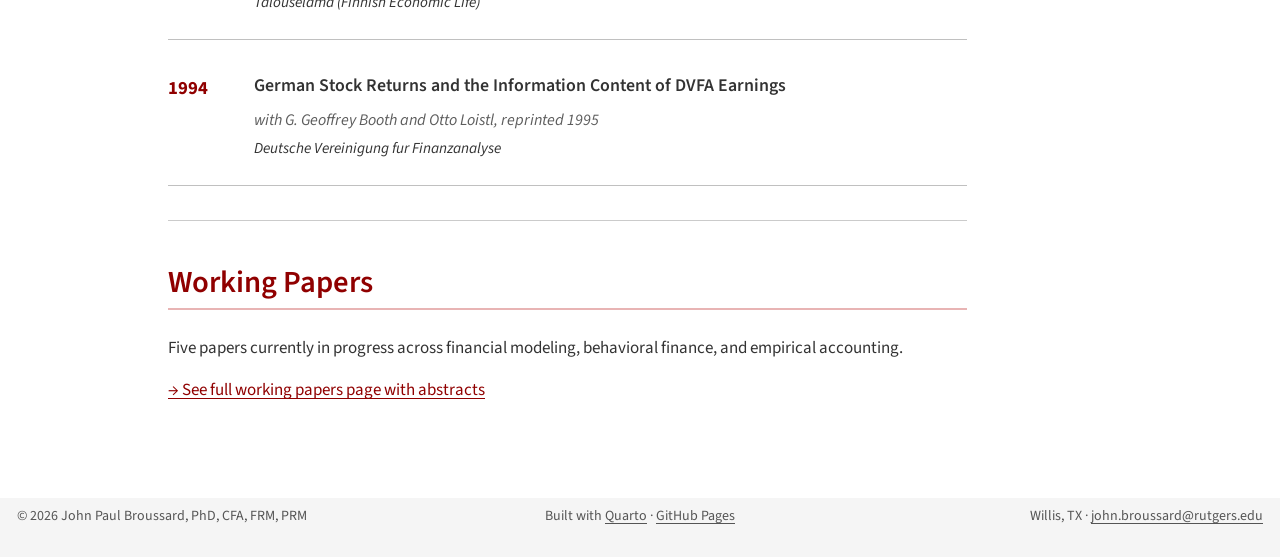
<file: research.html>
<!DOCTYPE html>
<html xmlns="http://www.w3.org/1999/xhtml" lang="en" xml:lang="en"><head>

<meta charset="utf-8">
<meta name="generator" content="quarto-1.7.32">

<meta name="viewport" content="width=device-width, initial-scale=1.0, user-scalable=yes">


<title>Research – J.P. Broussard, PhD</title>
<style>
code{white-space: pre-wrap;}
span.smallcaps{font-variant: small-caps;}
div.columns{display: flex; gap: min(4vw, 1.5em);}
div.column{flex: auto; overflow-x: auto;}
div.hanging-indent{margin-left: 1.5em; text-indent: -1.5em;}
ul.task-list{list-style: none;}
ul.task-list li input[type="checkbox"] {
  width: 0.8em;
  margin: 0 0.8em 0.2em -1em; /* quarto-specific, see https://github.com/quarto-dev/quarto-cli/issues/4556 */ 
  vertical-align: middle;
}
</style>


<script src="site_libs/quarto-nav/quarto-nav.js"></script>
<script src="site_libs/quarto-nav/headroom.min.js"></script>
<script src="site_libs/clipboard/clipboard.min.js"></script>
<script src="site_libs/quarto-search/autocomplete.umd.js"></script>
<script src="site_libs/quarto-search/fuse.min.js"></script>
<script src="site_libs/quarto-search/quarto-search.js"></script>
<meta name="quarto:offset" content="./">
<script src="site_libs/quarto-html/quarto.js" type="module"></script>
<script src="site_libs/quarto-html/tabsets/tabsets.js" type="module"></script>
<script src="site_libs/quarto-html/popper.min.js"></script>
<script src="site_libs/quarto-html/tippy.umd.min.js"></script>
<script src="site_libs/quarto-html/anchor.min.js"></script>
<link href="site_libs/quarto-html/tippy.css" rel="stylesheet">
<link href="site_libs/quarto-html/quarto-syntax-highlighting-37eea08aefeeee20ff55810ff984fec1.css" rel="stylesheet" id="quarto-text-highlighting-styles">
<script src="site_libs/bootstrap/bootstrap.min.js"></script>
<link href="site_libs/bootstrap/bootstrap-icons.css" rel="stylesheet">
<link href="site_libs/bootstrap/bootstrap-e0281ac1e2020b3fc5a706e99192a4e7.min.css" rel="stylesheet" append-hash="true" id="quarto-bootstrap" data-mode="light">
<script id="quarto-search-options" type="application/json">{
  "location": "navbar",
  "copy-button": false,
  "collapse-after": 3,
  "panel-placement": "end",
  "type": "overlay",
  "limit": 50,
  "keyboard-shortcut": [
    "f",
    "/",
    "s"
  ],
  "show-item-context": false,
  "language": {
    "search-no-results-text": "No results",
    "search-matching-documents-text": "matching documents",
    "search-copy-link-title": "Copy link to search",
    "search-hide-matches-text": "Hide additional matches",
    "search-more-match-text": "more match in this document",
    "search-more-matches-text": "more matches in this document",
    "search-clear-button-title": "Clear",
    "search-text-placeholder": "",
    "search-detached-cancel-button-title": "Cancel",
    "search-submit-button-title": "Submit",
    "search-label": "Search"
  }
}</script>


</head>

<body class="nav-fixed quarto-light">

<div id="quarto-search-results"></div>
  <header id="quarto-header" class="headroom fixed-top">
    <nav class="navbar navbar-expand-lg " data-bs-theme="dark">
      <div class="navbar-container container-fluid">
      <div class="navbar-brand-container mx-auto">
    <a class="navbar-brand" href="./index.html">
    <span class="navbar-title">John Paul Broussard</span>
    </a>
  </div>
            <div id="quarto-search" class="" title="Search"></div>
          <button class="navbar-toggler" type="button" data-bs-toggle="collapse" data-bs-target="#navbarCollapse" aria-controls="navbarCollapse" role="menu" aria-expanded="false" aria-label="Toggle navigation" onclick="if (window.quartoToggleHeadroom) { window.quartoToggleHeadroom(); }">
  <span class="navbar-toggler-icon"></span>
</button>
          <div class="collapse navbar-collapse" id="navbarCollapse">
            <ul class="navbar-nav navbar-nav-scroll me-auto">
  <li class="nav-item">
    <a class="nav-link" href="./index.html"> 
<span class="menu-text">About</span></a>
  </li>  
  <li class="nav-item dropdown ">
    <a class="nav-link dropdown-toggle" href="#" id="nav-menu-research" role="link" data-bs-toggle="dropdown" aria-expanded="false">
 <span class="menu-text">Research</span>
    </a>
    <ul class="dropdown-menu" aria-labelledby="nav-menu-research">    
        <li>
    <a class="dropdown-item" href="./research.html">
 <span class="dropdown-text">Publications &amp; Activity</span></a>
  </li>  
        <li>
    <a class="dropdown-item" href="./papers.html">
 <span class="dropdown-text">Working Papers</span></a>
  </li>  
    </ul>
  </li>
  <li class="nav-item">
    <a class="nav-link" href="./cv.html"> 
<span class="menu-text">CV</span></a>
  </li>  
</ul>
            <ul class="navbar-nav navbar-nav-scroll ms-auto">
  <li class="nav-item compact">
    <a class="nav-link" href="https://github.com/fibrou"> <i class="bi bi-github" role="img" aria-label="GitHub">
</i> 
<span class="menu-text"></span></a>
  </li>  
  <li class="nav-item compact">
    <a class="nav-link" href="https://tinyurl.com/5bfex8hv"> <i class="bi bi-linkedin" role="img" aria-label="LinkedIn">
</i> 
<span class="menu-text"></span></a>
  </li>  
</ul>
          </div> <!-- /navcollapse -->
            <div class="quarto-navbar-tools">
</div>
      </div> <!-- /container-fluid -->
    </nav>
</header>
<!-- content -->
<div id="quarto-content" class="quarto-container page-columns page-rows-contents page-layout-article page-navbar">
<!-- sidebar -->
<!-- margin-sidebar -->
    <div id="quarto-margin-sidebar" class="sidebar margin-sidebar">
        <nav id="TOC" role="doc-toc" class="toc-active">
    <h2 id="toc-title">On this page</h2>
   
  <ul class="collapse">
  <li><a href="#publication-activity" id="toc-publication-activity" class="nav-link active" data-scroll-target="#publication-activity">Publication Activity</a></li>
  <li><a href="#peer-reviewed-publications" id="toc-peer-reviewed-publications" class="nav-link" data-scroll-target="#peer-reviewed-publications">Peer-Reviewed Publications</a></li>
  <li><a href="#other-publications-book-chapters" id="toc-other-publications-book-chapters" class="nav-link" data-scroll-target="#other-publications-book-chapters">Other Publications &amp; Book Chapters</a></li>
  <li><a href="#working-papers" id="toc-working-papers" class="nav-link" data-scroll-target="#working-papers">Working Papers</a></li>
  </ul>
</nav>
    </div>
<!-- main -->
<main class="content" id="quarto-document-content">

<header id="title-block-header" class="quarto-title-block default">
<div class="quarto-title">
<h1 class="title">Research</h1>
<p class="subtitle lead">Publications &amp; Scholarly Activity · John Paul Broussard</p>
</div>



<div class="quarto-title-meta">

    
  
    
  </div>
  


</header>


<section id="publication-activity" class="level2">
<h2 class="anchored" data-anchor-id="publication-activity">Publication Activity</h2>
<div class="cell">
<div class="cell-output-display">
<div>
<figure class="figure">
<p><img src="research_files/figure-html/pub-timeline-1.png" class="img-fluid figure-img" alt="Bar chart of peer-reviewed publications by year, 1997–2025" width="864"></p>
</figure>
</div>
</div>
</div>
<div style="display:flex;gap:1.5rem;margin:0.25rem 0 1.75rem 0;padding:0.7rem 1.2rem;background:#fafafa;border-radius:6px;border:1px solid #eee;font-size:0.88rem;align-items:center;flex-wrap:wrap;">
  <span style="color:#777;font-weight:500;">Google Scholar</span>
  <span style="color:#ccc;">·</span>
  <span><strong style="color:#900000;">1,109</strong> <span style="color:#555;">total citations</span></span>
  <span style="color:#ccc;">·</span>
  <span><strong style="color:#900000;">267</strong> <span style="color:#555;">since 2021</span></span>
  <span style="color:#ccc;">·</span>
  <span><strong style="color:#900000;">h-index 15</strong> <span style="color:#999;">(7 since 2021)</span></span>
  <span style="color:#ccc;">·</span>
  <span><strong style="color:#900000;">i10-index 16</strong> <span style="color:#999;">(6 since 2021)</span></span>
  <span style="color:#ccc;">·</span>
  <a href="https://scholar.google.com/citations?user=nc-6H5gAAAAJ" target="_blank" style="color:#900000;font-weight:600;">View full profile →</a>
</div>
</section>
<section id="peer-reviewed-publications" class="level2">
<h2 class="anchored" data-anchor-id="peer-reviewed-publications">Peer-Reviewed Publications</h2>
<div class="publication-item">
<div class="pub-year">
2025
</div>
<div class="pub-content">
<div class="pub-title">
Stablecoin market growth and sensitivity to interbank lending rates: Projections for wholesale CBDC adoption<span style="font-size:0.78rem;background:#fce8e8;color:#900000;padding:2px 7px;border-radius:10px;margin-left:6px;">2 citations</span>
</div>
<div class="pub-authors">
with Tatja Karkkainen
</div>
<div class="pub-venue">
<em>Journal of Digital Economy</em>
</div>
<div style="margin-top:0.35rem;">
<a href="https://doi.org/10.1016/j.jdec.2025.08.004" target="_blank" style="font-size:0.8rem;color:#900000;font-weight:600;">DOI →</a>
</div>
</div>
</div>
<div class="publication-item">
<div class="pub-year">
2025
</div>
<div class="pub-content">
<div class="pub-title">
The Market Ecosystem in the Age of Algorithms: Analysis of Trading Dynamics and Market Quality<span style="font-size:0.78rem;background:#fce8e8;color:#900000;padding:2px 7px;border-radius:10px;margin-left:6px;">1 citations</span>
</div>
<div class="pub-authors">
with Andrei Nikiforov and Sergey Osmekhin
</div>
<div class="pub-venue">
<em>Journal of Economics and Finance</em>
</div>
<div style="margin-top:0.35rem;">
<a href="https://doi.org/10.1007/s12197-024-09702-w" target="_blank" style="font-size:0.8rem;color:#900000;font-weight:600;">DOI →</a>
</div>
</div>
</div>
<div class="publication-item">
<div class="pub-year">
2022
</div>
<div class="pub-content">
<div class="pub-title">
Time-variation of Dual-class Premia
</div>
<div class="pub-authors">
with Mika Vaihekoski
</div>
<div class="pub-venue">
<em>Nordic Journal of Business, v71, n1, 26-50</em>
</div>
</div>
</div>
<div class="publication-item">
<div class="pub-year">
2021
</div>
<div class="pub-content">
<div class="pub-title">
Modeling Flash Crash Behavior in a Stock Market Using Multivariate Hawkes Processes
</div>
<div class="pub-authors">
with G. Geoffrey Booth and Bill Shi
</div>
<div class="pub-venue">
<em>Journal of Economic Interaction and Coordination</em>
</div>
</div>
</div>
<div class="publication-item">
<div class="pub-year">
2018
</div>
<div class="pub-content">
<div class="pub-title">
The Efficacy of Life Insurance Company General Account Equity Asset Allocations: A Safety-First Perspective Using Vine Copulas
</div>
<div class="pub-authors">
with G. Geoffrey Booth and Ryan Timmer
</div>
<div class="pub-venue">
<em>Annals of Actuarial Science, v12 n2, 372-390</em>
</div>
<div style="margin-top:0.35rem;">
<a href="https://doi.org/10.1017/S1748499517000264" target="_blank" style="font-size:0.8rem;color:#900000;font-weight:600;">DOI →</a>
</div>
</div>
</div>
<div class="publication-item">
<div class="pub-year">
2016
</div>
<div class="pub-content">
<div class="pub-title">
Style Migration In Europe<span style="font-size:0.78rem;background:#fce8e8;color:#900000;padding:2px 7px;border-radius:10px;margin-left:6px;">2 citations</span>
</div>
<div class="pub-authors">
with Vesa Puttonen and Jussi Mikkonen
</div>
<div class="pub-venue">
<em>European Financial Management, v22 n5, 797-816</em>
</div>
<div style="margin-top:0.35rem;">
<a href="https://doi.org/10.1111/eufm.12083" target="_blank" style="font-size:0.8rem;color:#900000;font-weight:600;">DOI →</a>
</div>
</div>
</div>
<div class="publication-item">
<div class="pub-year">
2014
</div>
<div class="pub-content">
<div class="pub-title">
Communication Technology and Exchanging of Financial Assets: A Historical Perspective<span style="font-size:0.78rem;background:#fce8e8;color:#900000;padding:2px 7px;border-radius:10px;margin-left:6px;">1 citations</span>
</div>
<div class="pub-authors">
with G. Geoffrey Booth and Elizabeth Booth
</div>
<div class="pub-venue">
<em>Business and Economic Research, v4 n2, 308-322</em>
</div>
<div style="margin-top:0.35rem;">
<a href="https://doi.org/10.5296/ber.v4i2.6643" target="_blank" style="font-size:0.8rem;color:#900000;font-weight:600;">DOI →</a>
</div>
</div>
</div>
<div class="publication-item">
<div class="pub-year">
2014
</div>
<div class="pub-content">
<div class="pub-title">
Intraday Periodicity in Algorithmic Trading<span style="font-size:0.78rem;background:#fce8e8;color:#900000;padding:2px 7px;border-radius:10px;margin-left:6px;">15 citations</span>
</div>
<div class="pub-authors">
with Andrei Nikiforov
</div>
<div class="pub-venue">
<em>Journal of International Financial Markets, Institutions, and Money, v30, 196-204</em>
</div>
<div style="margin-top:0.35rem;">
<a href="https://doi.org/10.1016/j.intfin.2014.03.001" target="_blank" style="font-size:0.8rem;color:#900000;font-weight:600;">DOI →</a>
</div>
</div>
</div>
<div class="publication-item">
<div class="pub-year">
2013
</div>
<div class="pub-content">
<div class="pub-title">
Is There Price Discovery in Equity Options<span style="font-size:0.78rem;background:#fce8e8;color:#900000;padding:2px 7px;border-radius:10px;margin-left:6px;">157 citations</span>
</div>
<div class="pub-authors">
with Neil Pearson and Dmitriy Muravyev
</div>
<div class="pub-venue">
<em>Journal of Financial Economics, v107 n2, 259-283</em>
</div>
<div style="margin-top:0.35rem;">
<a href="https://doi.org/10.1016/j.jfineco.2012.09.003" target="_blank" style="font-size:0.8rem;color:#900000;font-weight:600;">DOI →</a>
</div>
</div>
</div>
<div class="publication-item">
<div class="pub-year">
2012
</div>
<div class="pub-content">
<div class="pub-title">
Profitability of Pairs Trading Strategy in an Illiquid Market with Multiple Share Classes<span style="font-size:0.78rem;background:#fce8e8;color:#900000;padding:2px 7px;border-radius:10px;margin-left:6px;">44 citations</span>
</div>
<div class="pub-authors">
with Mika Vaihekoski
</div>
<div class="pub-venue">
<em>Journal of International Financial Markets, Institutions, and Money, v22, n5, 1188-1201</em>
</div>
<div style="margin-top:0.35rem;">
<a href="https://doi.org/10.1016/j.intfin.2012.06.002" target="_blank" style="font-size:0.8rem;color:#900000;font-weight:600;">DOI →</a>
</div>
</div>
</div>
<div class="publication-item">
<div class="pub-year">
2008
</div>
<div class="pub-content">
<div class="pub-title">
Saving for Retirement: The Effects of Fund Assortment Size and Investor Knowledge of Asset Allocation Strategies
</div>
<div class="pub-authors">
with Maureen Morrin, Susan Broniarczyk and J. Jeffery Inman
</div>
<div class="pub-venue">
<em>Journal of Consumer Affairs, v42 n2, 206-222</em>
</div>
<div style="margin-top:0.35rem;">
<a href="https://doi.org/10.1111/j.1745-6606.2008.00105.x" target="_blank" style="font-size:0.8rem;color:#900000;font-weight:600;">DOI →</a>
</div>
</div>
</div>
<div class="publication-item">
<div class="pub-year">
2005
</div>
<div class="pub-content">
<div class="pub-title">
The Role of Growth in Long Term Investment Returns<span style="font-size:0.78rem;background:#fce8e8;color:#900000;padding:2px 7px;border-radius:10px;margin-left:6px;">8 citations</span>
</div>
<div class="pub-authors">
with Walter Neely and Dave Michayluk
</div>
<div class="pub-venue">
<em>Journal of Applied Business Research, v21 n1, 93-104</em>
</div>
<div style="margin-top:0.35rem;">
<a href="https://doi.org/10.19030/jabr.v21i1.1503" target="_blank" style="font-size:0.8rem;color:#900000;font-weight:600;">DOI →</a>
</div>
</div>
</div>
<div class="publication-item">
<div class="pub-year">
2004
</div>
<div class="pub-content">
<div class="pub-title">
CEO Incentives, Cash Flow, and Investment
</div>
<div class="pub-authors">
with Gene Pilotte and Sheree Buchenroth
</div>
<div class="pub-venue">
<em>Financial Management, v33 n2, 51-70</em>
</div>
<div style="margin-top:0.35rem;">
<a href="https://www.jstor.org/stable/3666158" target="_blank" style="font-size:0.8rem;color:#900000;font-weight:600;">Link →</a>
</div>
</div>
</div>
<div class="publication-item">
<div class="pub-year">
2002
</div>
<div class="pub-content">
<div class="pub-title">
The Role of REITs in Asset Allocation
</div>
<div class="pub-authors">
with G. Geoffrey Booth
</div>
<div class="pub-venue">
<em>Finance, v23, 109-124</em>
</div>
</div>
</div>
<div class="publication-item">
<div class="pub-year">
2001
</div>
<div class="pub-content">
<div class="pub-title">
Extreme-Value and Margin Setting with and without Price Limits<span style="font-size:0.78rem;background:#fce8e8;color:#900000;padding:2px 7px;border-radius:10px;margin-left:6px;">20 citations</span>
</div>
<div class="pub-authors">
sole authored
</div>
<div class="pub-venue">
<em>Quarterly Review of Economics and Finance, v41, 365-385</em>
</div>
<div style="margin-top:0.35rem;">
<a href="https://doi.org/10.1016/S1062-9769(00)00083-1" target="_blank" style="font-size:0.8rem;color:#900000;font-weight:600;">DOI →</a>
</div>
</div>
</div>
<div class="publication-item">
<div class="pub-year">
2000
</div>
<div class="pub-content">
<div class="pub-title">
Testing the Contrarian Investment Strategy Using Holding Period Returns<span style="font-size:0.78rem;background:#fce8e8;color:#900000;padding:2px 7px;border-radius:10px;margin-left:6px;">4 citations</span>
</div>
<div class="pub-authors">
with Julie Dahlquist
</div>
<div class="pub-venue">
<em>Managerial Finance, v26 n6, 16-22</em>
</div>
<div style="margin-top:0.35rem;">
<a href="https://doi.org/10.1108/03074350010766701" target="_blank" style="font-size:0.8rem;color:#900000;font-weight:600;">DOI →</a>
</div>
</div>
</div>
<div class="publication-item">
<div class="pub-year">
1999
</div>
<div class="pub-content">
<div class="pub-title">
Reply to Note on Earnings and Stock Returns: Evidence from Germany
</div>
<div class="pub-authors">
with G. Geoffrey Booth and Otto Loistl
</div>
<div class="pub-venue">
<em>The European Accounting Review, v8 n3, 656-658</em>
</div>
<div style="margin-top:0.35rem;">
<a href="https://doi.org/10.1080/096381899335943" target="_blank" style="font-size:0.8rem;color:#900000;font-weight:600;">DOI →</a>
</div>
</div>
</div>
<div class="publication-item">
<div class="pub-year">
1999
</div>
<div class="pub-content">
<div class="pub-title">
Big Players and the Russian Ruble: Explaining Volatility Dynamics<span style="font-size:0.78rem;background:#fce8e8;color:#900000;padding:2px 7px;border-radius:10px;margin-left:6px;">7 citations</span>
</div>
<div class="pub-authors">
with Roger Koppl
</div>
<div class="pub-venue">
<em>Managerial Finance, v25 n1, 49-63</em>
</div>
<div style="margin-top:0.35rem;">
<a href="https://doi.org/10.1108/03074359910765858" target="_blank" style="font-size:0.8rem;color:#900000;font-weight:600;">DOI →</a>
</div>
</div>
</div>
<div class="publication-item">
<div class="pub-year">
1998
</div>
<div class="pub-content">
<div class="pub-title">
Setting NYSE Circuit Breaker Triggers<span style="font-size:0.78rem;background:#fce8e8;color:#900000;padding:2px 7px;border-radius:10px;margin-left:6px;">8 citations</span>
</div>
<div class="pub-authors">
with G. Geoffrey Booth
</div>
<div class="pub-venue">
<em>Journal of Financial Services Research, v13 n3, 187-204</em>
</div>
<div style="margin-top:0.35rem;">
<a href="https://doi.org/10.1023/A:1008074725372" target="_blank" style="font-size:0.8rem;color:#900000;font-weight:600;">DOI →</a>
</div>
</div>
</div>
<div class="publication-item">
<div class="pub-year">
1998
</div>
<div class="pub-content">
<div class="pub-title">
Price Discovery in German Stock and Futures Markets<span style="font-size:0.78rem;background:#fce8e8;color:#900000;padding:2px 7px;border-radius:10px;margin-left:6px;">2 citations</span>
</div>
<div class="pub-authors">
with G. Geoffrey Booth and Otto Loistl
</div>
<div class="pub-venue">
<em>Managerial Finance, v24 n4, 3-18</em>
</div>
<div style="margin-top:0.35rem;">
<a href="https://doi.org/10.1108/03074359810765444" target="_blank" style="font-size:0.8rem;color:#900000;font-weight:600;">DOI →</a>
</div>
</div>
</div>
<div class="publication-item">
<div class="pub-year">
1998
</div>
<div class="pub-content">
<div class="pub-title">
The Behavior of Extreme Values in German Stock Index Futures: An Application to Intradaily Margin Setting<span style="font-size:0.78rem;background:#fce8e8;color:#900000;padding:2px 7px;border-radius:10px;margin-left:6px;">31 citations</span>
</div>
<div class="pub-authors">
with G. Geoffrey Booth
</div>
<div class="pub-venue">
<em>European Journal of Operational Research, v104, 393-402</em>
</div>
<div style="margin-top:0.35rem;">
<a href="https://doi.org/10.1016/S0377-2217(97)00014-3" target="_blank" style="font-size:0.8rem;color:#900000;font-weight:600;">DOI →</a>
</div>
</div>
</div>
<div class="publication-item">
<div class="pub-year">
1997
</div>
<div class="pub-content">
<div class="pub-title">
Earnings and Stock Returns: Evidence from Germany<span style="font-size:0.78rem;background:#fce8e8;color:#900000;padding:2px 7px;border-radius:10px;margin-left:6px;">9 citations</span>
</div>
<div class="pub-authors">
with G. Geoffrey Booth and Otto Loistl
</div>
<div class="pub-venue">
<em>The European Accounting Review, v6 n4, 589-603</em>
</div>
<div style="margin-top:0.35rem;">
<a href="https://doi.org/10.1080/09638189700000002" target="_blank" style="font-size:0.8rem;color:#900000;font-weight:600;">DOI →</a>
</div>
</div>
</div>
<div class="publication-item">
<div class="pub-year">
1997
</div>
<div class="pub-content">
<div class="pub-title">
Prudent Margin Levels in the Finnish Stock Index Futures Market<span style="font-size:0.78rem;background:#fce8e8;color:#900000;padding:2px 7px;border-radius:10px;margin-left:6px;">44 citations</span>
</div>
<div class="pub-authors">
with G. Geoffrey Booth, Teppo Martikainen and Vesa Puttonen
</div>
<div class="pub-venue">
<em>Management Science, v43 n8, 1177-1188</em>
</div>
<div style="margin-top:0.35rem;">
<a href="https://doi.org/10.1287/mnsc.43.8.1177" target="_blank" style="font-size:0.8rem;color:#900000;font-weight:600;">DOI →</a>
</div>
</div>
</div>
<hr>
</section>
<section id="other-publications-book-chapters" class="level2">
<h2 class="anchored" data-anchor-id="other-publications-book-chapters">Other Publications &amp; Book Chapters</h2>
<div class="publication-item">
<div class="pub-year">
2016
</div>
<div class="pub-content">
<div class="pub-title">
The Sortino Ratio and the Generalized Pareto Distribution: An Application to Asset Allocation
</div>
<div class="pub-authors">
with G. Geoffrey Booth
</div>
<div class="pub-venue">
<em>Wiley Handbook of Financial Engineering and Econometrics: Extreme Value Theory and its Application to Finance and Insurance: Chapter edited by Francois Longin, Wiley Publishing</em>
</div>
</div>
</div>
<div class="publication-item">
<div class="pub-year">
2009
</div>
<div class="pub-content">
<div class="pub-title">
The Competition of Systems for the Market for Listings
</div>
<div class="pub-authors">
with Arthur Laby
</div>
<div class="pub-venue">
<em>Economic Law as an Economic Good, edited by Karl M. Meesen, Chapter 3, 167-185, Sellier, European Law Publishers</em>
</div>
</div>
</div>
<div class="publication-item">
<div class="pub-year">
2003
</div>
<div class="pub-content">
<div class="pub-title">
Bank Stock Returns, Interest Rate Changes and the Regulatory Environment: New Insights from Japan
</div>
<div class="pub-authors">
with Ken Kim and Piman Limpaphayom
</div>
<div class="pub-venue">
<em>The Japanese Finance: Corporate Finance and Capital Markets in Changing Japan: International Finance Review, v4, edited by J. H. Choe and T. Hiraki, Elsevier Science</em>
</div>
</div>
</div>
<div class="publication-item">
<div class="pub-year">
2002
</div>
<div class="pub-content">
<div class="pub-title">
Using SAS in Financial and Accounting Research
</div>
<div class="pub-authors">
with Ekkehart Boehmer and J.P. Kallunki
</div>
<div class="pub-venue">
<em>Books By Users: SAS Press</em>
</div>
</div>
</div>
<div class="publication-item">
<div class="pub-year">
2002
</div>
<div class="pub-content">
<div class="pub-title">
The Relationship between Economic Freedom and Transitionary Economic Growth
</div>
<div class="pub-authors">
with Peter Koveos and Allan Young
</div>
<div class="pub-venue">
<em>Economics and Transition: Conception, Status, and Prospects: edited by A. Young, I. Teodorovic, P. Koveos, World Scientific Publishing Co.&nbsp;Ltd.</em>
</div>
</div>
</div>
<div class="publication-item">
<div class="pub-year">
2001
</div>
<div class="pub-content">
<div class="pub-title">
The Index of Economic Freedom and Economic Growth in Transition Economies
</div>
<div class="pub-authors">
with Peter Koveos and Allan Young
</div>
<div class="pub-venue">
<em>Globalization and Economic Growth, A Critical Evaluation: edited by T. Georgakopoulos, C. Paraskevopoulos and J. Smith in, APF Press Toronto, Canada. Reprinted in Zagreb International Reviews of Economics and Business.</em>
</div>
</div>
</div>
<div class="publication-item">
<div class="pub-year">
2000
</div>
<div class="pub-content">
<div class="pub-title">
Governance, Economic and Financial Factors Affecting Success for Transition Economies
</div>
<div class="pub-authors">
with Peter Koveos and Allan Young
</div>
<div class="pub-venue">
<em>Proceeding of Rijeka Faculty of Economics: Journal of Economics and Business Chapters 7-18. Reprinted as Chapter 11 in Economics and Transition: Conception, Status, and Prospects, edited by A. Young, I. Teodorovic, P. Koveos, World Scientific Publishing Co.&nbsp;Ltd.</em>
</div>
</div>
</div>
<div class="publication-item">
<div class="pub-year">
1995
</div>
<div class="pub-content">
<div class="pub-title">
Porssikriisien Todennakoisyys Kasvanut (Probability of Crises and Extreme Events)
</div>
<div class="pub-authors">
with G. Geoffrey Booth, Teppo Martikainen and Vesa Puttonen
</div>
<div class="pub-venue">
<em>Talouselama (Finnish Economic Life)</em>
</div>
</div>
</div>
<div class="publication-item">
<div class="pub-year">
1994
</div>
<div class="pub-content">
<div class="pub-title">
German Stock Returns and the Information Content of DVFA Earnings
</div>
<div class="pub-authors">
with G. Geoffrey Booth and Otto Loistl, reprinted 1995
</div>
<div class="pub-venue">
<em>Deutsche Vereinigung fur Finanzanalyse</em>
</div>
</div>
</div>
<hr>
</section>
<section id="working-papers" class="level2">
<h2 class="anchored" data-anchor-id="working-papers">Working Papers</h2>
<p>Five papers currently in progress across financial modeling, behavioral finance, and empirical accounting.</p>
<p><a href="./papers.html">→ See full working papers page with abstracts</a></p>


</section>

</main> <!-- /main -->
<script id="quarto-html-after-body" type="application/javascript">
  window.document.addEventListener("DOMContentLoaded", function (event) {
    const icon = "";
    const anchorJS = new window.AnchorJS();
    anchorJS.options = {
      placement: 'right',
      icon: icon
    };
    anchorJS.add('.anchored');
    const isCodeAnnotation = (el) => {
      for (const clz of el.classList) {
        if (clz.startsWith('code-annotation-')) {                     
          return true;
        }
      }
      return false;
    }
    const onCopySuccess = function(e) {
      // button target
      const button = e.trigger;
      // don't keep focus
      button.blur();
      // flash "checked"
      button.classList.add('code-copy-button-checked');
      var currentTitle = button.getAttribute("title");
      button.setAttribute("title", "Copied!");
      let tooltip;
      if (window.bootstrap) {
        button.setAttribute("data-bs-toggle", "tooltip");
        button.setAttribute("data-bs-placement", "left");
        button.setAttribute("data-bs-title", "Copied!");
        tooltip = new bootstrap.Tooltip(button, 
          { trigger: "manual", 
            customClass: "code-copy-button-tooltip",
            offset: [0, -8]});
        tooltip.show();    
      }
      setTimeout(function() {
        if (tooltip) {
          tooltip.hide();
          button.removeAttribute("data-bs-title");
          button.removeAttribute("data-bs-toggle");
          button.removeAttribute("data-bs-placement");
        }
        button.setAttribute("title", currentTitle);
        button.classList.remove('code-copy-button-checked');
      }, 1000);
      // clear code selection
      e.clearSelection();
    }
    const getTextToCopy = function(trigger) {
        const codeEl = trigger.previousElementSibling.cloneNode(true);
        for (const childEl of codeEl.children) {
          if (isCodeAnnotation(childEl)) {
            childEl.remove();
          }
        }
        return codeEl.innerText;
    }
    const clipboard = new window.ClipboardJS('.code-copy-button:not([data-in-quarto-modal])', {
      text: getTextToCopy
    });
    clipboard.on('success', onCopySuccess);
    if (window.document.getElementById('quarto-embedded-source-code-modal')) {
      const clipboardModal = new window.ClipboardJS('.code-copy-button[data-in-quarto-modal]', {
        text: getTextToCopy,
        container: window.document.getElementById('quarto-embedded-source-code-modal')
      });
      clipboardModal.on('success', onCopySuccess);
    }
      var localhostRegex = new RegExp(/^(?:http|https):\/\/localhost\:?[0-9]*\//);
      var mailtoRegex = new RegExp(/^mailto:/);
        var filterRegex = new RegExp("https:\/\/fibrou\.github\.io\/JPBs-CV\/");
      var isInternal = (href) => {
          return filterRegex.test(href) || localhostRegex.test(href) || mailtoRegex.test(href);
      }
      // Inspect non-navigation links and adorn them if external
     var links = window.document.querySelectorAll('a[href]:not(.nav-link):not(.navbar-brand):not(.toc-action):not(.sidebar-link):not(.sidebar-item-toggle):not(.pagination-link):not(.no-external):not([aria-hidden]):not(.dropdown-item):not(.quarto-navigation-tool):not(.about-link)');
      for (var i=0; i<links.length; i++) {
        const link = links[i];
        if (!isInternal(link.href)) {
          // undo the damage that might have been done by quarto-nav.js in the case of
          // links that we want to consider external
          if (link.dataset.originalHref !== undefined) {
            link.href = link.dataset.originalHref;
          }
            // target, if specified
            link.setAttribute("target", "_blank");
            if (link.getAttribute("rel") === null) {
              link.setAttribute("rel", "noopener");
            }
        }
      }
    function tippyHover(el, contentFn, onTriggerFn, onUntriggerFn) {
      const config = {
        allowHTML: true,
        maxWidth: 500,
        delay: 100,
        arrow: false,
        appendTo: function(el) {
            return el.parentElement;
        },
        interactive: true,
        interactiveBorder: 10,
        theme: 'quarto',
        placement: 'bottom-start',
      };
      if (contentFn) {
        config.content = contentFn;
      }
      if (onTriggerFn) {
        config.onTrigger = onTriggerFn;
      }
      if (onUntriggerFn) {
        config.onUntrigger = onUntriggerFn;
      }
      window.tippy(el, config); 
    }
    const noterefs = window.document.querySelectorAll('a[role="doc-noteref"]');
    for (var i=0; i<noterefs.length; i++) {
      const ref = noterefs[i];
      tippyHover(ref, function() {
        // use id or data attribute instead here
        let href = ref.getAttribute('data-footnote-href') || ref.getAttribute('href');
        try { href = new URL(href).hash; } catch {}
        const id = href.replace(/^#\/?/, "");
        const note = window.document.getElementById(id);
        if (note) {
          return note.innerHTML;
        } else {
          return "";
        }
      });
    }
    const xrefs = window.document.querySelectorAll('a.quarto-xref');
    const processXRef = (id, note) => {
      // Strip column container classes
      const stripColumnClz = (el) => {
        el.classList.remove("page-full", "page-columns");
        if (el.children) {
          for (const child of el.children) {
            stripColumnClz(child);
          }
        }
      }
      stripColumnClz(note)
      if (id === null || id.startsWith('sec-')) {
        // Special case sections, only their first couple elements
        const container = document.createElement("div");
        if (note.children && note.children.length > 2) {
          container.appendChild(note.children[0].cloneNode(true));
          for (let i = 1; i < note.children.length; i++) {
            const child = note.children[i];
            if (child.tagName === "P" && child.innerText === "") {
              continue;
            } else {
              container.appendChild(child.cloneNode(true));
              break;
            }
          }
          if (window.Quarto?.typesetMath) {
            window.Quarto.typesetMath(container);
          }
          return container.innerHTML
        } else {
          if (window.Quarto?.typesetMath) {
            window.Quarto.typesetMath(note);
          }
          return note.innerHTML;
        }
      } else {
        // Remove any anchor links if they are present
        const anchorLink = note.querySelector('a.anchorjs-link');
        if (anchorLink) {
          anchorLink.remove();
        }
        if (window.Quarto?.typesetMath) {
          window.Quarto.typesetMath(note);
        }
        if (note.classList.contains("callout")) {
          return note.outerHTML;
        } else {
          return note.innerHTML;
        }
      }
    }
    for (var i=0; i<xrefs.length; i++) {
      const xref = xrefs[i];
      tippyHover(xref, undefined, function(instance) {
        instance.disable();
        let url = xref.getAttribute('href');
        let hash = undefined; 
        if (url.startsWith('#')) {
          hash = url;
        } else {
          try { hash = new URL(url).hash; } catch {}
        }
        if (hash) {
          const id = hash.replace(/^#\/?/, "");
          const note = window.document.getElementById(id);
          if (note !== null) {
            try {
              const html = processXRef(id, note.cloneNode(true));
              instance.setContent(html);
            } finally {
              instance.enable();
              instance.show();
            }
          } else {
            // See if we can fetch this
            fetch(url.split('#')[0])
            .then(res => res.text())
            .then(html => {
              const parser = new DOMParser();
              const htmlDoc = parser.parseFromString(html, "text/html");
              const note = htmlDoc.getElementById(id);
              if (note !== null) {
                const html = processXRef(id, note);
                instance.setContent(html);
              } 
            }).finally(() => {
              instance.enable();
              instance.show();
            });
          }
        } else {
          // See if we can fetch a full url (with no hash to target)
          // This is a special case and we should probably do some content thinning / targeting
          fetch(url)
          .then(res => res.text())
          .then(html => {
            const parser = new DOMParser();
            const htmlDoc = parser.parseFromString(html, "text/html");
            const note = htmlDoc.querySelector('main.content');
            if (note !== null) {
              // This should only happen for chapter cross references
              // (since there is no id in the URL)
              // remove the first header
              if (note.children.length > 0 && note.children[0].tagName === "HEADER") {
                note.children[0].remove();
              }
              const html = processXRef(null, note);
              instance.setContent(html);
            } 
          }).finally(() => {
            instance.enable();
            instance.show();
          });
        }
      }, function(instance) {
      });
    }
        let selectedAnnoteEl;
        const selectorForAnnotation = ( cell, annotation) => {
          let cellAttr = 'data-code-cell="' + cell + '"';
          let lineAttr = 'data-code-annotation="' +  annotation + '"';
          const selector = 'span[' + cellAttr + '][' + lineAttr + ']';
          return selector;
        }
        const selectCodeLines = (annoteEl) => {
          const doc = window.document;
          const targetCell = annoteEl.getAttribute("data-target-cell");
          const targetAnnotation = annoteEl.getAttribute("data-target-annotation");
          const annoteSpan = window.document.querySelector(selectorForAnnotation(targetCell, targetAnnotation));
          const lines = annoteSpan.getAttribute("data-code-lines").split(",");
          const lineIds = lines.map((line) => {
            return targetCell + "-" + line;
          })
          let top = null;
          let height = null;
          let parent = null;
          if (lineIds.length > 0) {
              //compute the position of the single el (top and bottom and make a div)
              const el = window.document.getElementById(lineIds[0]);
              top = el.offsetTop;
              height = el.offsetHeight;
              parent = el.parentElement.parentElement;
            if (lineIds.length > 1) {
              const lastEl = window.document.getElementById(lineIds[lineIds.length - 1]);
              const bottom = lastEl.offsetTop + lastEl.offsetHeight;
              height = bottom - top;
            }
            if (top !== null && height !== null && parent !== null) {
              // cook up a div (if necessary) and position it 
              let div = window.document.getElementById("code-annotation-line-highlight");
              if (div === null) {
                div = window.document.createElement("div");
                div.setAttribute("id", "code-annotation-line-highlight");
                div.style.position = 'absolute';
                parent.appendChild(div);
              }
              div.style.top = top - 2 + "px";
              div.style.height = height + 4 + "px";
              div.style.left = 0;
              let gutterDiv = window.document.getElementById("code-annotation-line-highlight-gutter");
              if (gutterDiv === null) {
                gutterDiv = window.document.createElement("div");
                gutterDiv.setAttribute("id", "code-annotation-line-highlight-gutter");
                gutterDiv.style.position = 'absolute';
                const codeCell = window.document.getElementById(targetCell);
                const gutter = codeCell.querySelector('.code-annotation-gutter');
                gutter.appendChild(gutterDiv);
              }
              gutterDiv.style.top = top - 2 + "px";
              gutterDiv.style.height = height + 4 + "px";
            }
            selectedAnnoteEl = annoteEl;
          }
        };
        const unselectCodeLines = () => {
          const elementsIds = ["code-annotation-line-highlight", "code-annotation-line-highlight-gutter"];
          elementsIds.forEach((elId) => {
            const div = window.document.getElementById(elId);
            if (div) {
              div.remove();
            }
          });
          selectedAnnoteEl = undefined;
        };
          // Handle positioning of the toggle
      window.addEventListener(
        "resize",
        throttle(() => {
          elRect = undefined;
          if (selectedAnnoteEl) {
            selectCodeLines(selectedAnnoteEl);
          }
        }, 10)
      );
      function throttle(fn, ms) {
      let throttle = false;
      let timer;
        return (...args) => {
          if(!throttle) { // first call gets through
              fn.apply(this, args);
              throttle = true;
          } else { // all the others get throttled
              if(timer) clearTimeout(timer); // cancel #2
              timer = setTimeout(() => {
                fn.apply(this, args);
                timer = throttle = false;
              }, ms);
          }
        };
      }
        // Attach click handler to the DT
        const annoteDls = window.document.querySelectorAll('dt[data-target-cell]');
        for (const annoteDlNode of annoteDls) {
          annoteDlNode.addEventListener('click', (event) => {
            const clickedEl = event.target;
            if (clickedEl !== selectedAnnoteEl) {
              unselectCodeLines();
              const activeEl = window.document.querySelector('dt[data-target-cell].code-annotation-active');
              if (activeEl) {
                activeEl.classList.remove('code-annotation-active');
              }
              selectCodeLines(clickedEl);
              clickedEl.classList.add('code-annotation-active');
            } else {
              // Unselect the line
              unselectCodeLines();
              clickedEl.classList.remove('code-annotation-active');
            }
          });
        }
    const findCites = (el) => {
      const parentEl = el.parentElement;
      if (parentEl) {
        const cites = parentEl.dataset.cites;
        if (cites) {
          return {
            el,
            cites: cites.split(' ')
          };
        } else {
          return findCites(el.parentElement)
        }
      } else {
        return undefined;
      }
    };
    var bibliorefs = window.document.querySelectorAll('a[role="doc-biblioref"]');
    for (var i=0; i<bibliorefs.length; i++) {
      const ref = bibliorefs[i];
      const citeInfo = findCites(ref);
      if (citeInfo) {
        tippyHover(citeInfo.el, function() {
          var popup = window.document.createElement('div');
          citeInfo.cites.forEach(function(cite) {
            var citeDiv = window.document.createElement('div');
            citeDiv.classList.add('hanging-indent');
            citeDiv.classList.add('csl-entry');
            var biblioDiv = window.document.getElementById('ref-' + cite);
            if (biblioDiv) {
              citeDiv.innerHTML = biblioDiv.innerHTML;
            }
            popup.appendChild(citeDiv);
          });
          return popup.innerHTML;
        });
      }
    }
  });
  </script>
</div> <!-- /content -->
<footer class="footer">
  <div class="nav-footer">
    <div class="nav-footer-left">
<p>© 2026 John Paul Broussard, PhD, CFA, FRM, PRM</p>
</div>   
    <div class="nav-footer-center">
<p>Built with <a href="https://quarto.org">Quarto</a> · <a href="https://pages.github.com">GitHub Pages</a></p>
</div>
    <div class="nav-footer-right">
<p>Willis, TX · <a href="mailto:john.broussard@rutgers.edu">john.broussard@rutgers.edu</a></p>
</div>
  </div>
</footer>




</body></html>
</file>
<file: site_libs/quarto-html/tippy.css>
.tippy-box[data-animation=fade][data-state=hidden]{opacity:0}[data-tippy-root]{max-width:calc(100vw - 10px)}.tippy-box{position:relative;background-color:#333;color:#fff;border-radius:4px;font-size:14px;line-height:1.4;white-space:normal;outline:0;transition-property:transform,visibility,opacity}.tippy-box[data-placement^=top]>.tippy-arrow{bottom:0}.tippy-box[data-placement^=top]>.tippy-arrow:before{bottom:-7px;left:0;border-width:8px 8px 0;border-top-color:initial;transform-origin:center top}.tippy-box[data-placement^=bottom]>.tippy-arrow{top:0}.tippy-box[data-placement^=bottom]>.tippy-arrow:before{top:-7px;left:0;border-width:0 8px 8px;border-bottom-color:initial;transform-origin:center bottom}.tippy-box[data-placement^=left]>.tippy-arrow{right:0}.tippy-box[data-placement^=left]>.tippy-arrow:before{border-width:8px 0 8px 8px;border-left-color:initial;right:-7px;transform-origin:center left}.tippy-box[data-placement^=right]>.tippy-arrow{left:0}.tippy-box[data-placement^=right]>.tippy-arrow:before{left:-7px;border-width:8px 8px 8px 0;border-right-color:initial;transform-origin:center right}.tippy-box[data-inertia][data-state=visible]{transition-timing-function:cubic-bezier(.54,1.5,.38,1.11)}.tippy-arrow{width:16px;height:16px;color:#333}.tippy-arrow:before{content:"";position:absolute;border-color:transparent;border-style:solid}.tippy-content{position:relative;padding:5px 9px;z-index:1}
</file>
<file: site_libs/quarto-html/quarto-syntax-highlighting-37eea08aefeeee20ff55810ff984fec1.css>
/* quarto syntax highlight colors */
:root {
  --quarto-hl-ot-color: #003B4F;
  --quarto-hl-at-color: #657422;
  --quarto-hl-ss-color: #20794D;
  --quarto-hl-an-color: #5E5E5E;
  --quarto-hl-fu-color: #4758AB;
  --quarto-hl-st-color: #20794D;
  --quarto-hl-cf-color: #003B4F;
  --quarto-hl-op-color: #5E5E5E;
  --quarto-hl-er-color: #AD0000;
  --quarto-hl-bn-color: #AD0000;
  --quarto-hl-al-color: #AD0000;
  --quarto-hl-va-color: #111111;
  --quarto-hl-bu-color: inherit;
  --quarto-hl-ex-color: inherit;
  --quarto-hl-pp-color: #AD0000;
  --quarto-hl-in-color: #5E5E5E;
  --quarto-hl-vs-color: #20794D;
  --quarto-hl-wa-color: #5E5E5E;
  --quarto-hl-do-color: #5E5E5E;
  --quarto-hl-im-color: #00769E;
  --quarto-hl-ch-color: #20794D;
  --quarto-hl-dt-color: #AD0000;
  --quarto-hl-fl-color: #AD0000;
  --quarto-hl-co-color: #5E5E5E;
  --quarto-hl-cv-color: #5E5E5E;
  --quarto-hl-cn-color: #8f5902;
  --quarto-hl-sc-color: #5E5E5E;
  --quarto-hl-dv-color: #AD0000;
  --quarto-hl-kw-color: #003B4F;
}

/* other quarto variables */
:root {
  --quarto-font-monospace: SFMono-Regular, Menlo, Monaco, Consolas, "Liberation Mono", "Courier New", monospace;
}

/* syntax highlight based on Pandoc's rules */
pre > code.sourceCode > span {
  color: #003B4F;
}

code.sourceCode > span {
  color: #003B4F;
}

div.sourceCode,
div.sourceCode pre.sourceCode {
  color: #003B4F;
}

/* Normal */
code span {
  color: #003B4F;
}

/* Alert */
code span.al {
  color: #AD0000;
  font-style: inherit;
}

/* Annotation */
code span.an {
  color: #5E5E5E;
  font-style: inherit;
}

/* Attribute */
code span.at {
  color: #657422;
  font-style: inherit;
}

/* BaseN */
code span.bn {
  color: #AD0000;
  font-style: inherit;
}

/* BuiltIn */
code span.bu {
  font-style: inherit;
}

/* ControlFlow */
code span.cf {
  color: #003B4F;
  font-weight: bold;
  font-style: inherit;
}

/* Char */
code span.ch {
  color: #20794D;
  font-style: inherit;
}

/* Constant */
code span.cn {
  color: #8f5902;
  font-style: inherit;
}

/* Comment */
code span.co {
  color: #5E5E5E;
  font-style: inherit;
}

/* CommentVar */
code span.cv {
  color: #5E5E5E;
  font-style: italic;
}

/* Documentation */
code span.do {
  color: #5E5E5E;
  font-style: italic;
}

/* DataType */
code span.dt {
  color: #AD0000;
  font-style: inherit;
}

/* DecVal */
code span.dv {
  color: #AD0000;
  font-style: inherit;
}

/* Error */
code span.er {
  color: #AD0000;
  font-style: inherit;
}

/* Extension */
code span.ex {
  font-style: inherit;
}

/* Float */
code span.fl {
  color: #AD0000;
  font-style: inherit;
}

/* Function */
code span.fu {
  color: #4758AB;
  font-style: inherit;
}

/* Import */
code span.im {
  color: #00769E;
  font-style: inherit;
}

/* Information */
code span.in {
  color: #5E5E5E;
  font-style: inherit;
}

/* Keyword */
code span.kw {
  color: #003B4F;
  font-weight: bold;
  font-style: inherit;
}

/* Operator */
code span.op {
  color: #5E5E5E;
  font-style: inherit;
}

/* Other */
code span.ot {
  color: #003B4F;
  font-style: inherit;
}

/* Preprocessor */
code span.pp {
  color: #AD0000;
  font-style: inherit;
}

/* SpecialChar */
code span.sc {
  color: #5E5E5E;
  font-style: inherit;
}

/* SpecialString */
code span.ss {
  color: #20794D;
  font-style: inherit;
}

/* String */
code span.st {
  color: #20794D;
  font-style: inherit;
}

/* Variable */
code span.va {
  color: #111111;
  font-style: inherit;
}

/* VerbatimString */
code span.vs {
  color: #20794D;
  font-style: inherit;
}

/* Warning */
code span.wa {
  color: #5E5E5E;
  font-style: italic;
}

.prevent-inlining {
  content: "</";
}

/*# sourceMappingURL=27d3d809615f7771493d095567f04340.css.map */
</file>
<file: jpbsCleanQuartoCV_enhanced_files/libs/quarto-html/tippy.css>
.tippy-box[data-animation=fade][data-state=hidden]{opacity:0}[data-tippy-root]{max-width:calc(100vw - 10px)}.tippy-box{position:relative;background-color:#333;color:#fff;border-radius:4px;font-size:14px;line-height:1.4;white-space:normal;outline:0;transition-property:transform,visibility,opacity}.tippy-box[data-placement^=top]>.tippy-arrow{bottom:0}.tippy-box[data-placement^=top]>.tippy-arrow:before{bottom:-7px;left:0;border-width:8px 8px 0;border-top-color:initial;transform-origin:center top}.tippy-box[data-placement^=bottom]>.tippy-arrow{top:0}.tippy-box[data-placement^=bottom]>.tippy-arrow:before{top:-7px;left:0;border-width:0 8px 8px;border-bottom-color:initial;transform-origin:center bottom}.tippy-box[data-placement^=left]>.tippy-arrow{right:0}.tippy-box[data-placement^=left]>.tippy-arrow:before{border-width:8px 0 8px 8px;border-left-color:initial;right:-7px;transform-origin:center left}.tippy-box[data-placement^=right]>.tippy-arrow{left:0}.tippy-box[data-placement^=right]>.tippy-arrow:before{left:-7px;border-width:8px 8px 8px 0;border-right-color:initial;transform-origin:center right}.tippy-box[data-inertia][data-state=visible]{transition-timing-function:cubic-bezier(.54,1.5,.38,1.11)}.tippy-arrow{width:16px;height:16px;color:#333}.tippy-arrow:before{content:"";position:absolute;border-color:transparent;border-style:solid}.tippy-content{position:relative;padding:5px 9px;z-index:1}
</file>
<file: jpbsCleanQuartoCV_enhanced_files/libs/quarto-html/quarto-syntax-highlighting-37eea08aefeeee20ff55810ff984fec1.css>
/* quarto syntax highlight colors */
:root {
  --quarto-hl-ot-color: #003B4F;
  --quarto-hl-at-color: #657422;
  --quarto-hl-ss-color: #20794D;
  --quarto-hl-an-color: #5E5E5E;
  --quarto-hl-fu-color: #4758AB;
  --quarto-hl-st-color: #20794D;
  --quarto-hl-cf-color: #003B4F;
  --quarto-hl-op-color: #5E5E5E;
  --quarto-hl-er-color: #AD0000;
  --quarto-hl-bn-color: #AD0000;
  --quarto-hl-al-color: #AD0000;
  --quarto-hl-va-color: #111111;
  --quarto-hl-bu-color: inherit;
  --quarto-hl-ex-color: inherit;
  --quarto-hl-pp-color: #AD0000;
  --quarto-hl-in-color: #5E5E5E;
  --quarto-hl-vs-color: #20794D;
  --quarto-hl-wa-color: #5E5E5E;
  --quarto-hl-do-color: #5E5E5E;
  --quarto-hl-im-color: #00769E;
  --quarto-hl-ch-color: #20794D;
  --quarto-hl-dt-color: #AD0000;
  --quarto-hl-fl-color: #AD0000;
  --quarto-hl-co-color: #5E5E5E;
  --quarto-hl-cv-color: #5E5E5E;
  --quarto-hl-cn-color: #8f5902;
  --quarto-hl-sc-color: #5E5E5E;
  --quarto-hl-dv-color: #AD0000;
  --quarto-hl-kw-color: #003B4F;
}

/* other quarto variables */
:root {
  --quarto-font-monospace: SFMono-Regular, Menlo, Monaco, Consolas, "Liberation Mono", "Courier New", monospace;
}

/* syntax highlight based on Pandoc's rules */
pre > code.sourceCode > span {
  color: #003B4F;
}

code.sourceCode > span {
  color: #003B4F;
}

div.sourceCode,
div.sourceCode pre.sourceCode {
  color: #003B4F;
}

/* Normal */
code span {
  color: #003B4F;
}

/* Alert */
code span.al {
  color: #AD0000;
  font-style: inherit;
}

/* Annotation */
code span.an {
  color: #5E5E5E;
  font-style: inherit;
}

/* Attribute */
code span.at {
  color: #657422;
  font-style: inherit;
}

/* BaseN */
code span.bn {
  color: #AD0000;
  font-style: inherit;
}

/* BuiltIn */
code span.bu {
  font-style: inherit;
}

/* ControlFlow */
code span.cf {
  color: #003B4F;
  font-weight: bold;
  font-style: inherit;
}

/* Char */
code span.ch {
  color: #20794D;
  font-style: inherit;
}

/* Constant */
code span.cn {
  color: #8f5902;
  font-style: inherit;
}

/* Comment */
code span.co {
  color: #5E5E5E;
  font-style: inherit;
}

/* CommentVar */
code span.cv {
  color: #5E5E5E;
  font-style: italic;
}

/* Documentation */
code span.do {
  color: #5E5E5E;
  font-style: italic;
}

/* DataType */
code span.dt {
  color: #AD0000;
  font-style: inherit;
}

/* DecVal */
code span.dv {
  color: #AD0000;
  font-style: inherit;
}

/* Error */
code span.er {
  color: #AD0000;
  font-style: inherit;
}

/* Extension */
code span.ex {
  font-style: inherit;
}

/* Float */
code span.fl {
  color: #AD0000;
  font-style: inherit;
}

/* Function */
code span.fu {
  color: #4758AB;
  font-style: inherit;
}

/* Import */
code span.im {
  color: #00769E;
  font-style: inherit;
}

/* Information */
code span.in {
  color: #5E5E5E;
  font-style: inherit;
}

/* Keyword */
code span.kw {
  color: #003B4F;
  font-weight: bold;
  font-style: inherit;
}

/* Operator */
code span.op {
  color: #5E5E5E;
  font-style: inherit;
}

/* Other */
code span.ot {
  color: #003B4F;
  font-style: inherit;
}

/* Preprocessor */
code span.pp {
  color: #AD0000;
  font-style: inherit;
}

/* SpecialChar */
code span.sc {
  color: #5E5E5E;
  font-style: inherit;
}

/* SpecialString */
code span.ss {
  color: #20794D;
  font-style: inherit;
}

/* String */
code span.st {
  color: #20794D;
  font-style: inherit;
}

/* Variable */
code span.va {
  color: #111111;
  font-style: inherit;
}

/* VerbatimString */
code span.vs {
  color: #20794D;
  font-style: inherit;
}

/* Warning */
code span.wa {
  color: #5E5E5E;
  font-style: italic;
}

.prevent-inlining {
  content: "</";
}

/*# sourceMappingURL=27d3d809615f7771493d095567f04340.css.map */
</file>
<file: jpbsCleanQuartoCV_minimal_files/libs/quarto-html/tippy.css>
.tippy-box[data-animation=fade][data-state=hidden]{opacity:0}[data-tippy-root]{max-width:calc(100vw - 10px)}.tippy-box{position:relative;background-color:#333;color:#fff;border-radius:4px;font-size:14px;line-height:1.4;white-space:normal;outline:0;transition-property:transform,visibility,opacity}.tippy-box[data-placement^=top]>.tippy-arrow{bottom:0}.tippy-box[data-placement^=top]>.tippy-arrow:before{bottom:-7px;left:0;border-width:8px 8px 0;border-top-color:initial;transform-origin:center top}.tippy-box[data-placement^=bottom]>.tippy-arrow{top:0}.tippy-box[data-placement^=bottom]>.tippy-arrow:before{top:-7px;left:0;border-width:0 8px 8px;border-bottom-color:initial;transform-origin:center bottom}.tippy-box[data-placement^=left]>.tippy-arrow{right:0}.tippy-box[data-placement^=left]>.tippy-arrow:before{border-width:8px 0 8px 8px;border-left-color:initial;right:-7px;transform-origin:center left}.tippy-box[data-placement^=right]>.tippy-arrow{left:0}.tippy-box[data-placement^=right]>.tippy-arrow:before{left:-7px;border-width:8px 8px 8px 0;border-right-color:initial;transform-origin:center right}.tippy-box[data-inertia][data-state=visible]{transition-timing-function:cubic-bezier(.54,1.5,.38,1.11)}.tippy-arrow{width:16px;height:16px;color:#333}.tippy-arrow:before{content:"";position:absolute;border-color:transparent;border-style:solid}.tippy-content{position:relative;padding:5px 9px;z-index:1}
</file>
<file: jpbsCleanQuartoCV_minimal_files/libs/quarto-html/quarto-syntax-highlighting-37eea08aefeeee20ff55810ff984fec1.css>
/* quarto syntax highlight colors */
:root {
  --quarto-hl-ot-color: #003B4F;
  --quarto-hl-at-color: #657422;
  --quarto-hl-ss-color: #20794D;
  --quarto-hl-an-color: #5E5E5E;
  --quarto-hl-fu-color: #4758AB;
  --quarto-hl-st-color: #20794D;
  --quarto-hl-cf-color: #003B4F;
  --quarto-hl-op-color: #5E5E5E;
  --quarto-hl-er-color: #AD0000;
  --quarto-hl-bn-color: #AD0000;
  --quarto-hl-al-color: #AD0000;
  --quarto-hl-va-color: #111111;
  --quarto-hl-bu-color: inherit;
  --quarto-hl-ex-color: inherit;
  --quarto-hl-pp-color: #AD0000;
  --quarto-hl-in-color: #5E5E5E;
  --quarto-hl-vs-color: #20794D;
  --quarto-hl-wa-color: #5E5E5E;
  --quarto-hl-do-color: #5E5E5E;
  --quarto-hl-im-color: #00769E;
  --quarto-hl-ch-color: #20794D;
  --quarto-hl-dt-color: #AD0000;
  --quarto-hl-fl-color: #AD0000;
  --quarto-hl-co-color: #5E5E5E;
  --quarto-hl-cv-color: #5E5E5E;
  --quarto-hl-cn-color: #8f5902;
  --quarto-hl-sc-color: #5E5E5E;
  --quarto-hl-dv-color: #AD0000;
  --quarto-hl-kw-color: #003B4F;
}

/* other quarto variables */
:root {
  --quarto-font-monospace: SFMono-Regular, Menlo, Monaco, Consolas, "Liberation Mono", "Courier New", monospace;
}

/* syntax highlight based on Pandoc's rules */
pre > code.sourceCode > span {
  color: #003B4F;
}

code.sourceCode > span {
  color: #003B4F;
}

div.sourceCode,
div.sourceCode pre.sourceCode {
  color: #003B4F;
}

/* Normal */
code span {
  color: #003B4F;
}

/* Alert */
code span.al {
  color: #AD0000;
  font-style: inherit;
}

/* Annotation */
code span.an {
  color: #5E5E5E;
  font-style: inherit;
}

/* Attribute */
code span.at {
  color: #657422;
  font-style: inherit;
}

/* BaseN */
code span.bn {
  color: #AD0000;
  font-style: inherit;
}

/* BuiltIn */
code span.bu {
  font-style: inherit;
}

/* ControlFlow */
code span.cf {
  color: #003B4F;
  font-weight: bold;
  font-style: inherit;
}

/* Char */
code span.ch {
  color: #20794D;
  font-style: inherit;
}

/* Constant */
code span.cn {
  color: #8f5902;
  font-style: inherit;
}

/* Comment */
code span.co {
  color: #5E5E5E;
  font-style: inherit;
}

/* CommentVar */
code span.cv {
  color: #5E5E5E;
  font-style: italic;
}

/* Documentation */
code span.do {
  color: #5E5E5E;
  font-style: italic;
}

/* DataType */
code span.dt {
  color: #AD0000;
  font-style: inherit;
}

/* DecVal */
code span.dv {
  color: #AD0000;
  font-style: inherit;
}

/* Error */
code span.er {
  color: #AD0000;
  font-style: inherit;
}

/* Extension */
code span.ex {
  font-style: inherit;
}

/* Float */
code span.fl {
  color: #AD0000;
  font-style: inherit;
}

/* Function */
code span.fu {
  color: #4758AB;
  font-style: inherit;
}

/* Import */
code span.im {
  color: #00769E;
  font-style: inherit;
}

/* Information */
code span.in {
  color: #5E5E5E;
  font-style: inherit;
}

/* Keyword */
code span.kw {
  color: #003B4F;
  font-weight: bold;
  font-style: inherit;
}

/* Operator */
code span.op {
  color: #5E5E5E;
  font-style: inherit;
}

/* Other */
code span.ot {
  color: #003B4F;
  font-style: inherit;
}

/* Preprocessor */
code span.pp {
  color: #AD0000;
  font-style: inherit;
}

/* SpecialChar */
code span.sc {
  color: #5E5E5E;
  font-style: inherit;
}

/* SpecialString */
code span.ss {
  color: #20794D;
  font-style: inherit;
}

/* String */
code span.st {
  color: #20794D;
  font-style: inherit;
}

/* Variable */
code span.va {
  color: #111111;
  font-style: inherit;
}

/* VerbatimString */
code span.vs {
  color: #20794D;
  font-style: inherit;
}

/* Warning */
code span.wa {
  color: #5E5E5E;
  font-style: italic;
}

.prevent-inlining {
  content: "</";
}

/*# sourceMappingURL=27d3d809615f7771493d095567f04340.css.map */
</file>
